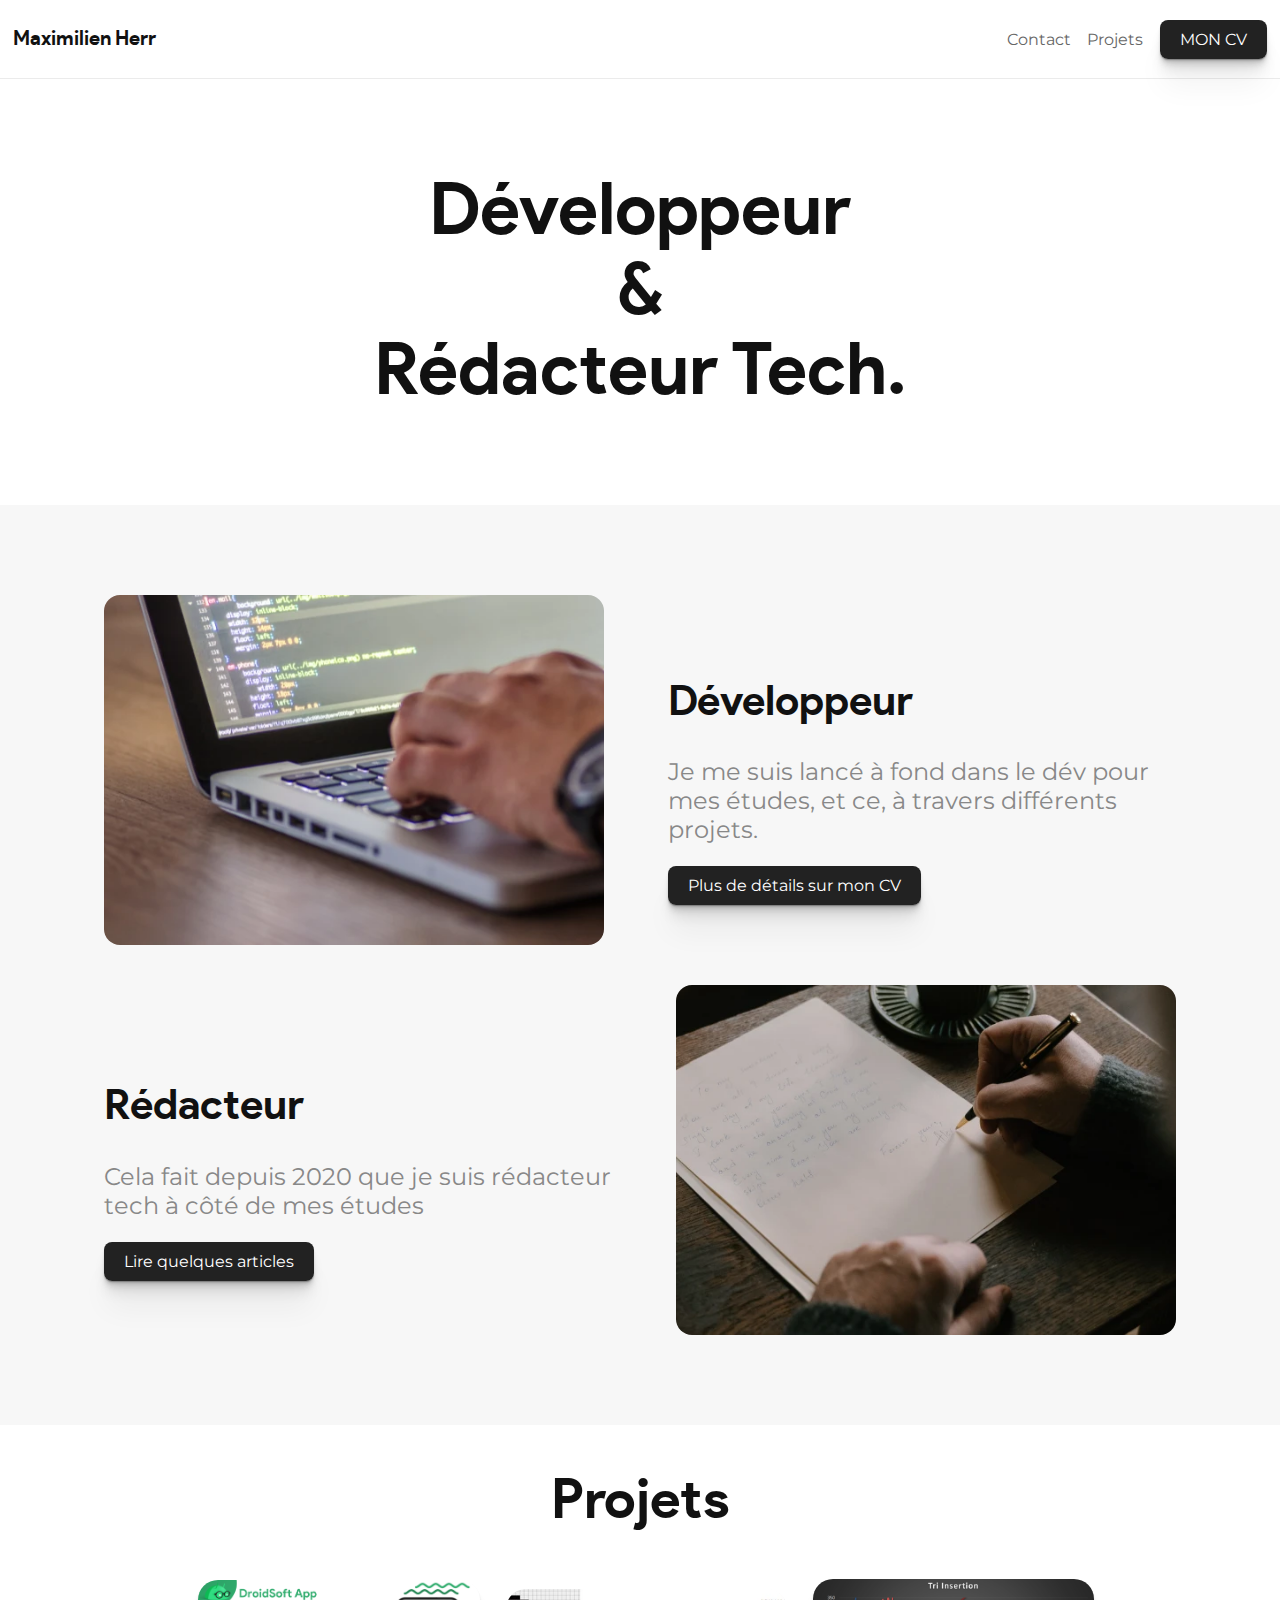
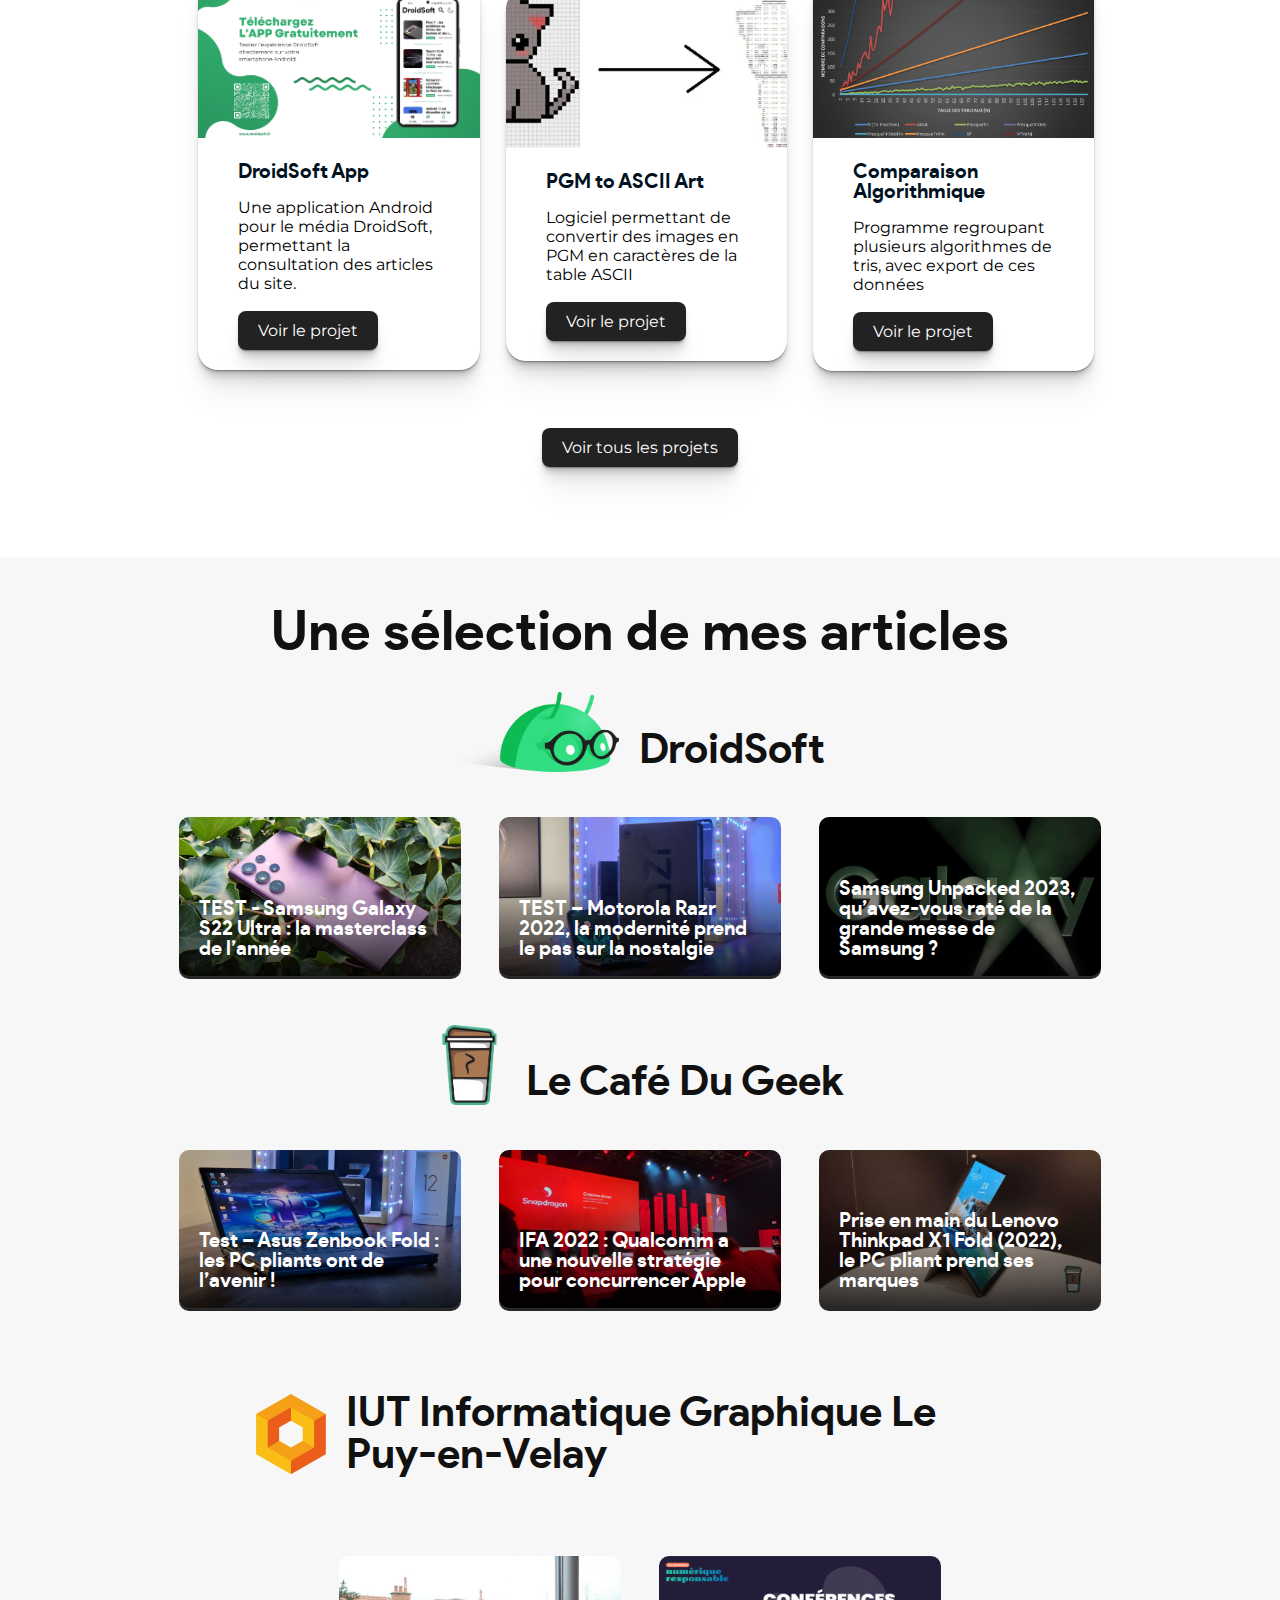
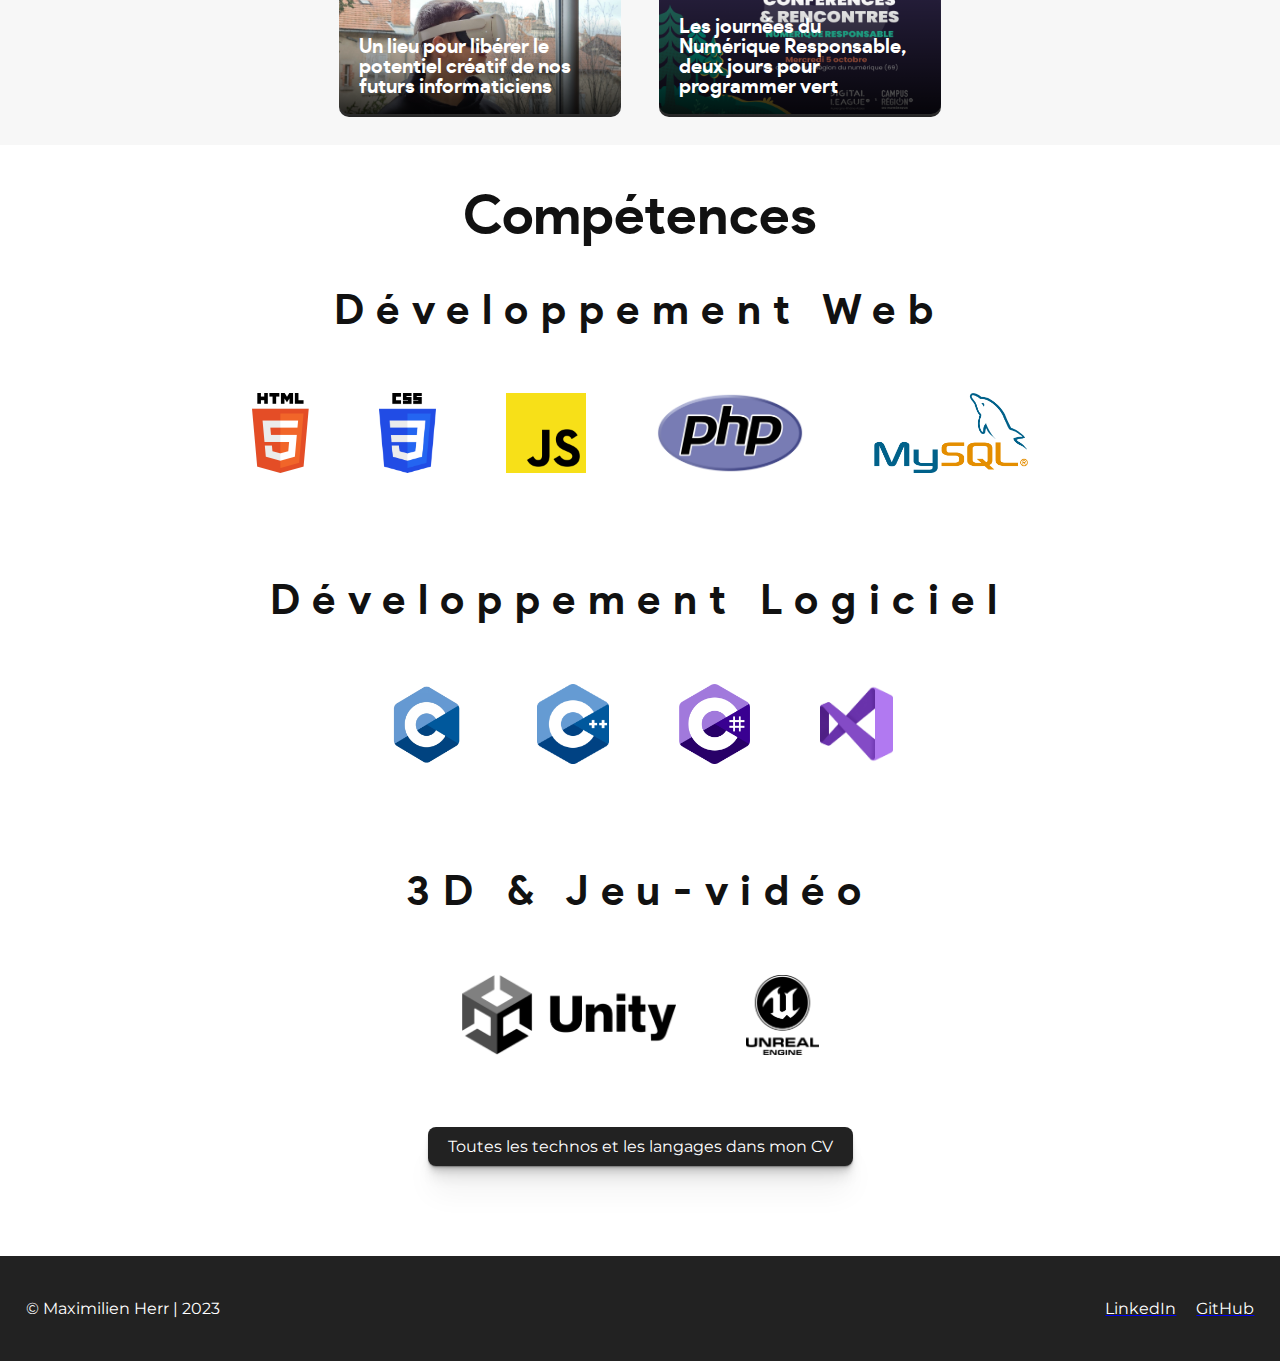
<file: index.html>
<!DOCTYPE html>
<html lang="en">

<head>
    <meta charset="UTF-8">
    <meta http-equiv="X-UA-Compatible" content="IE=edge">
    <meta name="viewport" content="width=device-width, initial-scale=1.0">
    <meta name="description"
        content="Je me présente, Maximilien Herr, et sur ce site, vous retrouverez mon portfolio, à travers mes projets, mon CV, et bien plus encore pour découvrir mon profil de développeur et de rédacteur tech" />
    <meta name="image" content="https://maximilienherr.fr/banniere_dev_redac.png">
    <meta property="og:title" content="Maximilien Herr - Portfolio" />
    <meta property="og:description" content="Je me présente, Maximilien Herr, et sur ce site, vous retrouverez mon portfolio, à travers mes projets, mon CV, et bien plus encore pour découvrir mon profil de développeur et de rédacteur tech" />
    <meta property="og:image" content="https://maximilienherr.fr/banniere_dev_redac.png" />
    <meta property="og:url" content="https://maximilienherr.fr">
    <link rel="stylesheet" href="./Product Sans/stylesheet.css">
    <link rel="stylesheet" href="./style.css">
    <link rel="icon" href="favicon.ico" />
    <title>Maximilien Herr</title>
</head>

<body>
    <section class="header">
        <a href="https://maximilienherr.fr">
            <p>Maximilien Herr</p>
        </a>
        <div>
            <a href="./contact">Contact</a>
            <a href="./projets">Projets</a>
            <a href="./cv" class="button">MON CV</a>
        </div>
    </section>

    <section class="landing">
        <h1>Développeur<br>&<br>Rédacteur Tech.</h1>
    </section>

    <section class="XP">
        <div class="experiences">
            <div class="singleXP">
                <img src="./Images/developpeur.webp" alt="developpeur illustrating image">
                <div class="contentRight">
                    <h2>Développeur</h2>
                    <h4>Je me suis lancé à fond dans le dév pour mes études, et ce, à travers différents projets.</h4>
                    <a href="./cv" class="button">Plus de détails sur mon CV</a>
                </div>
            </div>
            <div class="singleXP">
                <div class="contentLeft">
                    <h2>Rédacteur</h2>
                    <h4>Cela fait depuis 2020 que je suis rédacteur tech à côté de mes études</h4>
                    <a href="#articles" class="button">Lire quelques articles</a>
                </div>
                <img src="./Images/redacteur.webp" alt="redacteur illustrating image">
            </div>
        </div>
    </section>

    <h1>Projets</h1>
    <section class="projets" style="margin-top: 0;">
        <a href="./projets/droidsoft-app/" class="singleProject">
            <div class="card">
                <img src="./Images/droidsoft_app_horizontal.png" alt="DroidSoft App poster">
                <div class="cardDetail">
                    <h3>DroidSoft App</h3>
                    <p>Une application Android pour le média DroidSoft, permettant la consultation des articles du site.
                    </p>
                    <a href="./projets/droidsoft-app/" class="button">Voir le projet</a>
                </div>
            </div>
        </a>
        <a href="./projets/ascii-art/" class="singleProject">
            <div class="card">
                <img src="./Images/ascii-art_illustration.webp" alt="ASCII Art poster">
                <div class="cardDetail">
                    <h3>PGM to ASCII Art</h3>
                    <p>Logiciel permettant de convertir des images en PGM en caractères de la table ASCII</p>
                    <a href="./projets/ascii-art/" class="button">Voir le projet</a>
                </div>
            </div>
        </a>
        <a href="./projets/comparaison-algorithmique/" class="singleProject">
            <div class="card">
                <img src="./Images/comparaison_algo.png" alt="comparaison_algo poster">
                <div class="cardDetail">
                    <h3>Comparaison Algorithmique</h3>
                    <p>Programme regroupant plusieurs algorithmes de tris, avec export de ces données</p>
                    <a href="./projets/comparaison-algorithmique/" class="button">Voir le projet</a>
                </div>
            </div>
        </a>
        <a href="./projets" class="button" style="margin-top: 5vh;">Voir tous les projets</a>
        <!-- <a href="./projets/blog-sans-cms/">
            <div class="card">
                <img src="./Images/blog_sans_CMS.png" alt="blog_sans_CMS poster">
                <div class="cardDetail">
                    <h3>Blog sans CMS</h3>
                    <p>Un blog qui reprend les bases des CMS classiques, mais codé à la main !</p>
                    <a href="./projets/blog-sans-cms/" class="button">Voir le projet</a>
                </div>
            </div>
        </a>
        <a href="./projets/twitch-tracker/">
            <div class="card">
                <img src="./Images/TwitchTracking.png" alt="Twitch Tracker poster">
                <div class="cardDetail">
                    <h3>Twitch Tracker</h3>
                    <p>Création d'un Twitch Tracker pour mobiliser les compétences de base du développement Web.</p>
                    <a href="./projets/twitch-tracker/" class="button">Voir le projet</a>
                </div>
            </div>
        </a> -->
    </section>

    <section class="articles" id="articles">
        <h1>Une sélection de mes articles</h1>
        <div class="media">
            <img src="./Logos/droidsoft.png" alt="DroidSoft logo" class="logo">
            <h2 style="margin-bottom: 0;">DroidSoft</h2>
        </div>
        <div class="multiArticles">
            <a href="https://droidsoft.fr/2022/10/14/test-samsung-galaxy-s22-ultra-la-masterclass-de-lannee/"
                target="_blank" rel="noopener" class="singleArticle">
                <div class="article">
                    <img src="./Articles/S22ultra_test.jpg" alt="Samsung S22 Ultra article image">
                    <div class="articleDetail">
                        <h3>TEST - Samsung Galaxy S22 Ultra : la masterclass de l’année</h3>
                    </div>
                </div>
            </a>
            <a href="https://droidsoft.fr/2023/02/11/test-motorola-razr-2022-la-modernite-prend-le-pas-sur-la-nostalgie/"
                target="_blank" rel="noopener" class="singleArticle">
                <div class="article">
                    <img src="./Articles/Motorola_razr_test.jpg" alt="Motorola_razr_test">
                    <div class="articleDetail">
                        <h3>TEST – Motorola Razr 2022, la modernité prend le pas sur la nostalgie
                        </h3>
                    </div>
                </div>
            </a>
            <a href="https://droidsoft.fr/2023/02/01/samsung-unpacked-2023-quavez-vous-rate-de-la-grande-messe-de-samsung/"
                target="_blank" rel="noopener" class="singleArticle">
                <div class="article">
                    <img src="./Articles/Galaxy_Unpacked.jpg" alt="Galaxy_Unpacked image">
                    <div class="articleDetail">
                        <h3>Samsung Unpacked 2023, qu’avez-vous raté de la grande messe de Samsung ?
                        </h3>
                    </div>
                </div>
            </a>
        </div>
        <div class="media">
            <img src="./Logos/lcdg.webp" alt="LeCaféDuGeek logo" class="logo">
            <h2 style="margin-bottom: 0;">Le Café Du Geek</h2>
        </div>
        <div class="multiArticles">
            <a href="https://lecafedugeek.fr/test-asus-zenbook-fold/" target="_blank" rel="noopener"
                class="singleArticle">
                <div class="article">
                    <img src="./Articles/asus_zenbook_fold_test.webp" alt="asus_zenbook_fold_test article image">
                    <div class="articleDetail">
                        <h3>Test – Asus Zenbook Fold : les PC pliants ont de l’avenir !
                        </h3>
                    </div>
                </div>
            </a>
            <a href="https://lecafedugeek.fr/ifa-2022-qualcomm-a-une-nouvelle-strategie-pour-concurrencer-apple/"
                target="_blank" rel="noopener" class="singleArticle">
                <div class="article">
                    <img src="./Articles/ifa_qualcomm.webp" alt="ifa_qualcomm article image">
                    <div class="articleDetail">
                        <h3>IFA 2022 : Qualcomm a une nouvelle stratégie pour concurrencer Apple
                        </h3>
                    </div>
                </div>
            </a>
            <a href="https://lecafedugeek.fr/lenovo-thinkpad-x1-fold-2022-le-pc-pliant-prend-ses-marques-mais-pas-le-pli/"
                target="_blank" rel="noopener" class="singleArticle">
                <div class="article">
                    <img src="./Articles/prise-en-main_thinkpad-fold.webp" alt="prise-en-main_thinkpad-fold image">
                    <div class="articleDetail">
                        <h3>Prise en main du Lenovo Thinkpad X1 Fold (2022), le PC pliant prend ses marques
                        </h3>
                    </div>
                </div>
            </a>
        </div>
        <div class="media">
            <img src="../Images/iut_ig.webp" alt="IUT Informatique Graphique logo" class="logo">
            <h2>IUT Informatique Graphique Le Puy-en-Velay</h2>
        </div>
        <div class="multiArticles">
            <a href="https://ig.iut-clermont.fr/news/un-lieu-pour-liberer-le-potentiel-creatif-de-nos-futurs-informaticiens/"
                target="_blank" rel="noopener" class="singleArticle">
                <div class="article">
                    <img src="./Articles/etudiant-informatique-graphique-puy-en-velay-casque-realite-virtuelle.jpg"
                        alt="Salle créativité article">
                    <div class="articleDetail">
                        <h3>Un lieu pour libérer le potentiel créatif de nos futurs informaticiens
                        </h3>
                    </div>
                </div>
            </a>
            <a href="https://ig.iut-clermont.fr/news/les-journees-du-numerique-responsable-2-jours-pour-programmer-vert/"
                target="_blank" rel="noopener" class="singleArticle">
                <div class="article">
                    <img src="./Articles/Intro-700x438.png" alt="Article Numérique">
                    <div class="articleDetail">
                        <h3>Les journées du Numérique Responsable, deux jours pour programmer vert
                        </h3>
                    </div>
                </div>
            </a>
        </div>
    </section>

    <section class="skills">
        <h1>Compétences</h1>
        <h2>Développement Web</h2>
        <div class="logos">
            <img src="./Logos/Dev Web/HTML5.png" alt="HTML5 logo" class="logo">
            <img src="./Logos/Dev Web/CSS.png" alt="CSS3 logo" class="logo">
            <img src="./Logos/Dev Web/JavaScript.png" alt="JavaScript logo" class="logo">
            <img src="./Logos/Dev Web/PHP.png" alt="PHP logo" class="logo">
            <img src="./Logos/Dev Web/MySQL.png" alt="MySQL logo" class="logo">
        </div>
        <h2>Développement Logiciel</h2>
        <div class="logos">
            <img src="./Logos/Dev Logiciels/C.png" alt="C logo" class="logo">
            <img src="./Logos/Dev Logiciels/CPP.png" alt="C++ logo" class="logo">
            <img src="./Logos/Dev Logiciels/CS.png" alt="C# logo" class="logo">
            <img src="./Logos/Dev Logiciels/VisualStudio.png" alt="VisualStudio logo" class="logo">
        </div>
        <h2>3D & Jeu-vidéo</h2>
        <div class="logos">
            <img src="./Logos/3D & JV/Unity.png" alt="Unity logo" class="logo">
            <img src="./Logos/3D & JV/UnrealEngine.png" alt="Unreal logo" class="logo">
        </div>
        <a href="./cv" class="button">Toutes les technos et les langages dans mon CV</a>
    </section>

    <section class="footer">
        <p>© Maximilien Herr | 2023</p>
        <div class="socials">
            <a href="https://www.linkedin.com/in/maximilien-herr/" target="_blank" rel="noopener">
                <p>LinkedIn</p>
            </a>
            <a href="https://github.com/MaximilienHe" target="_blank" rel="noopener">
                <p>GitHub</p>
            </a>
        </div>
    </section>
</body>

</html>
</file>
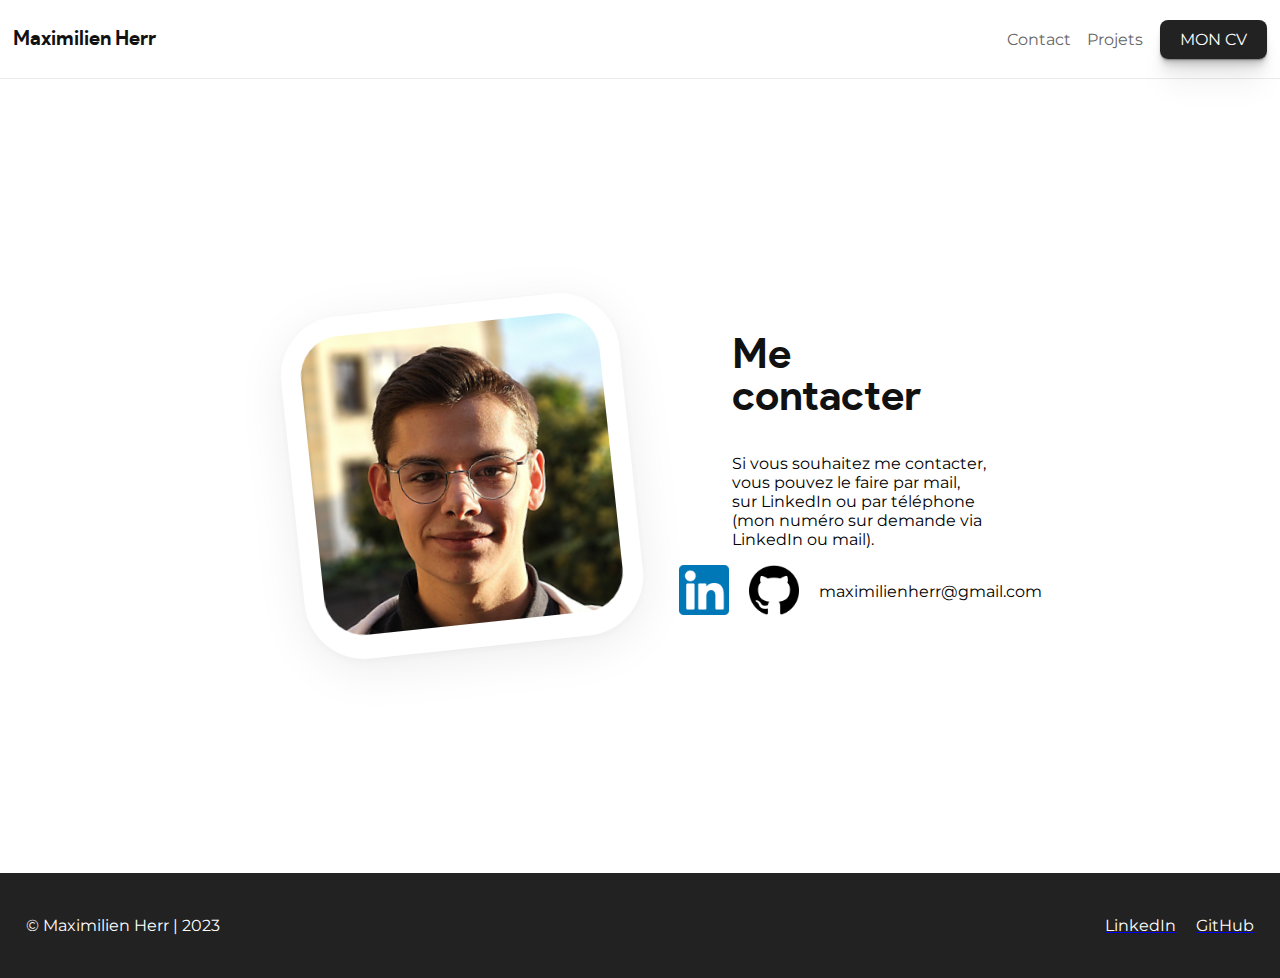
<file: contact/index.html>
<!DOCTYPE html>
<html lang="en">

<head>
    <meta charset="UTF-8">
    <meta http-equiv="X-UA-Compatible" content="IE=edge">
    <meta name="viewport" content="width=device-width, initial-scale=1.0">
    <link rel="stylesheet" href="../Product Sans/stylesheet.css">
    <link rel="stylesheet" href="../style.css">
    <link rel="stylesheet" href="style.css">
    <title>Maximilien Herr - Contact</title>
</head>

<body>
    <section class="header">
        <a href="https://maximilienherr.fr">
            <p>Maximilien Herr</p>
        </a>
        <div>
            <a href="../contact/">Contact</a>
            <a href="../projets">Projets</a>
            <a href="../cv" class="button">MON CV</a>
        </div>
    </section>

    <section class="contact">
        <div class="photoProfil">
            <img src="../Images/photo_profil_maximilien.jpeg" alt="photo de profil">
        </div>
        <div class="contactContent">
            <h2>Me contacter</h2>
            <div class="contactCard">
                <p>Si vous souhaitez me contacter, vous pouvez le faire par mail, sur LinkedIn ou par téléphone (mon
                    numéro sur demande via LinkedIn ou mail).
                </p>
                <div class="contactLogos">
                    <a href="https://linkedin.com/in/maximilien-herr" target="_blank" rel="noopener">
                        <img src="../Images/linkedin.png" alt="linkedin logo" class="logo">
                    </a>
                    <a href="https://github.com/MaximilienHe" target="_blank" rel="noopener">
                        <img src="../Images/github.webp" alt="github logo" class="logo">
                    </a>
                    <p>maximilienherr@gmail.com</p>
                </div>
    </section>

    <section class="footer">
        <p>© Maximilien Herr | 2023</p>
        <div class="socials">
            <a href="https://www.linkedin.com/in/maximilien-herr/" target="_blank" rel="noopener">
                <p>LinkedIn</p>
            </a>
            <a href="https://github.com/MaximilienHe" target="_blank" rel="noopener">
                <p>GitHub</p>
            </a>
        </div>
    </section>
</body>

</html>
</file>
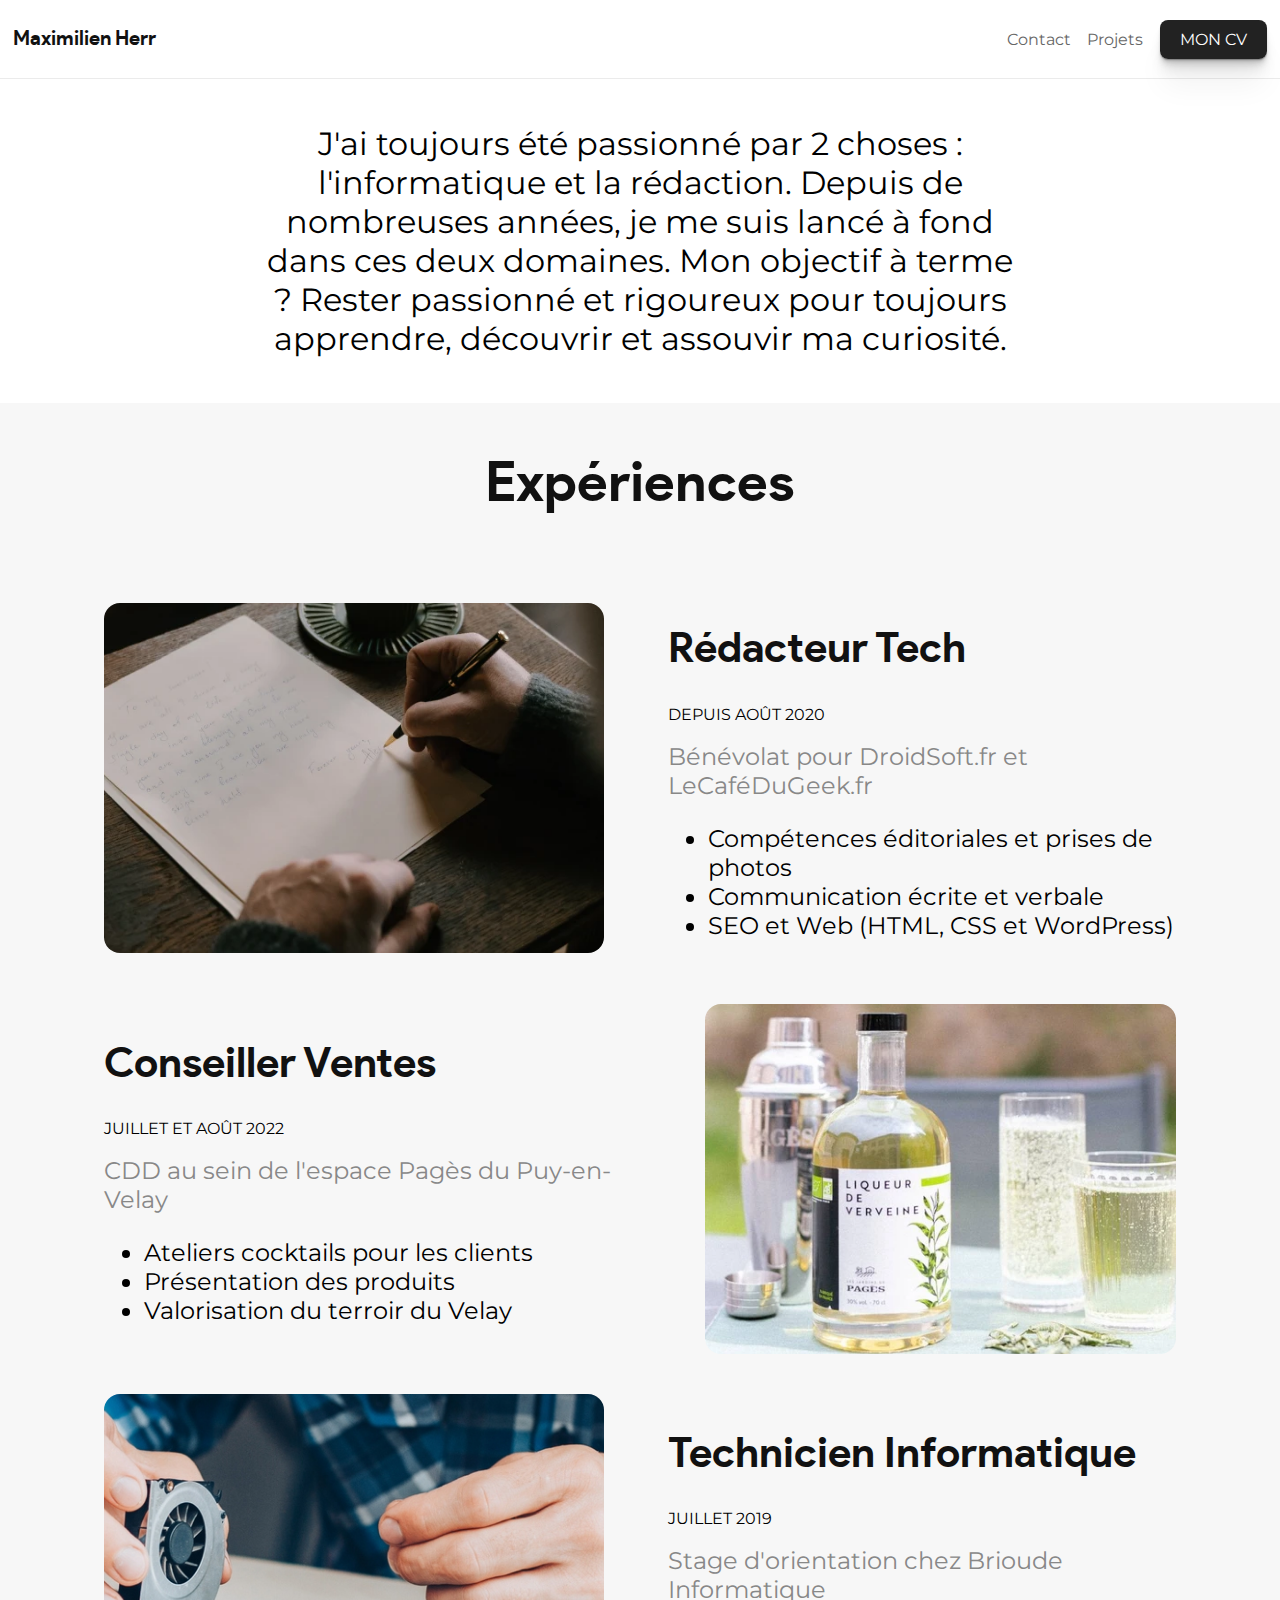
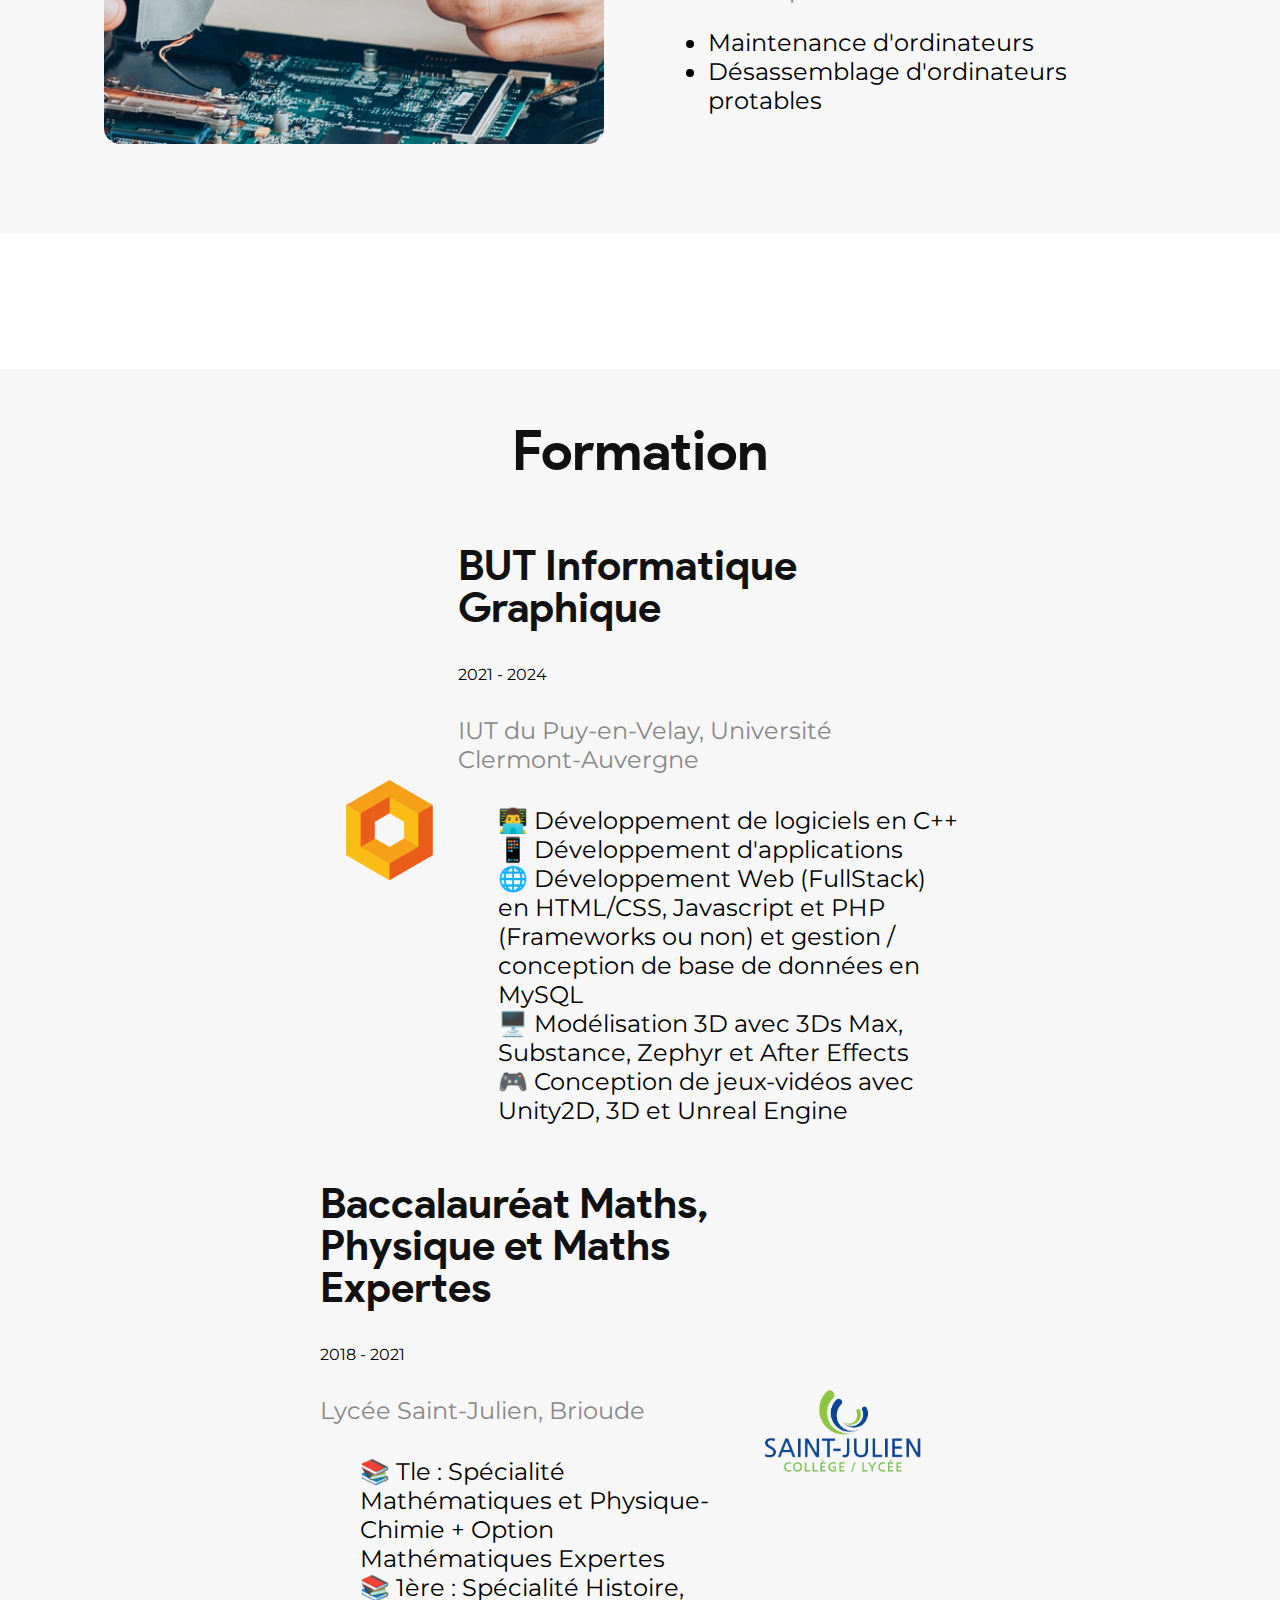
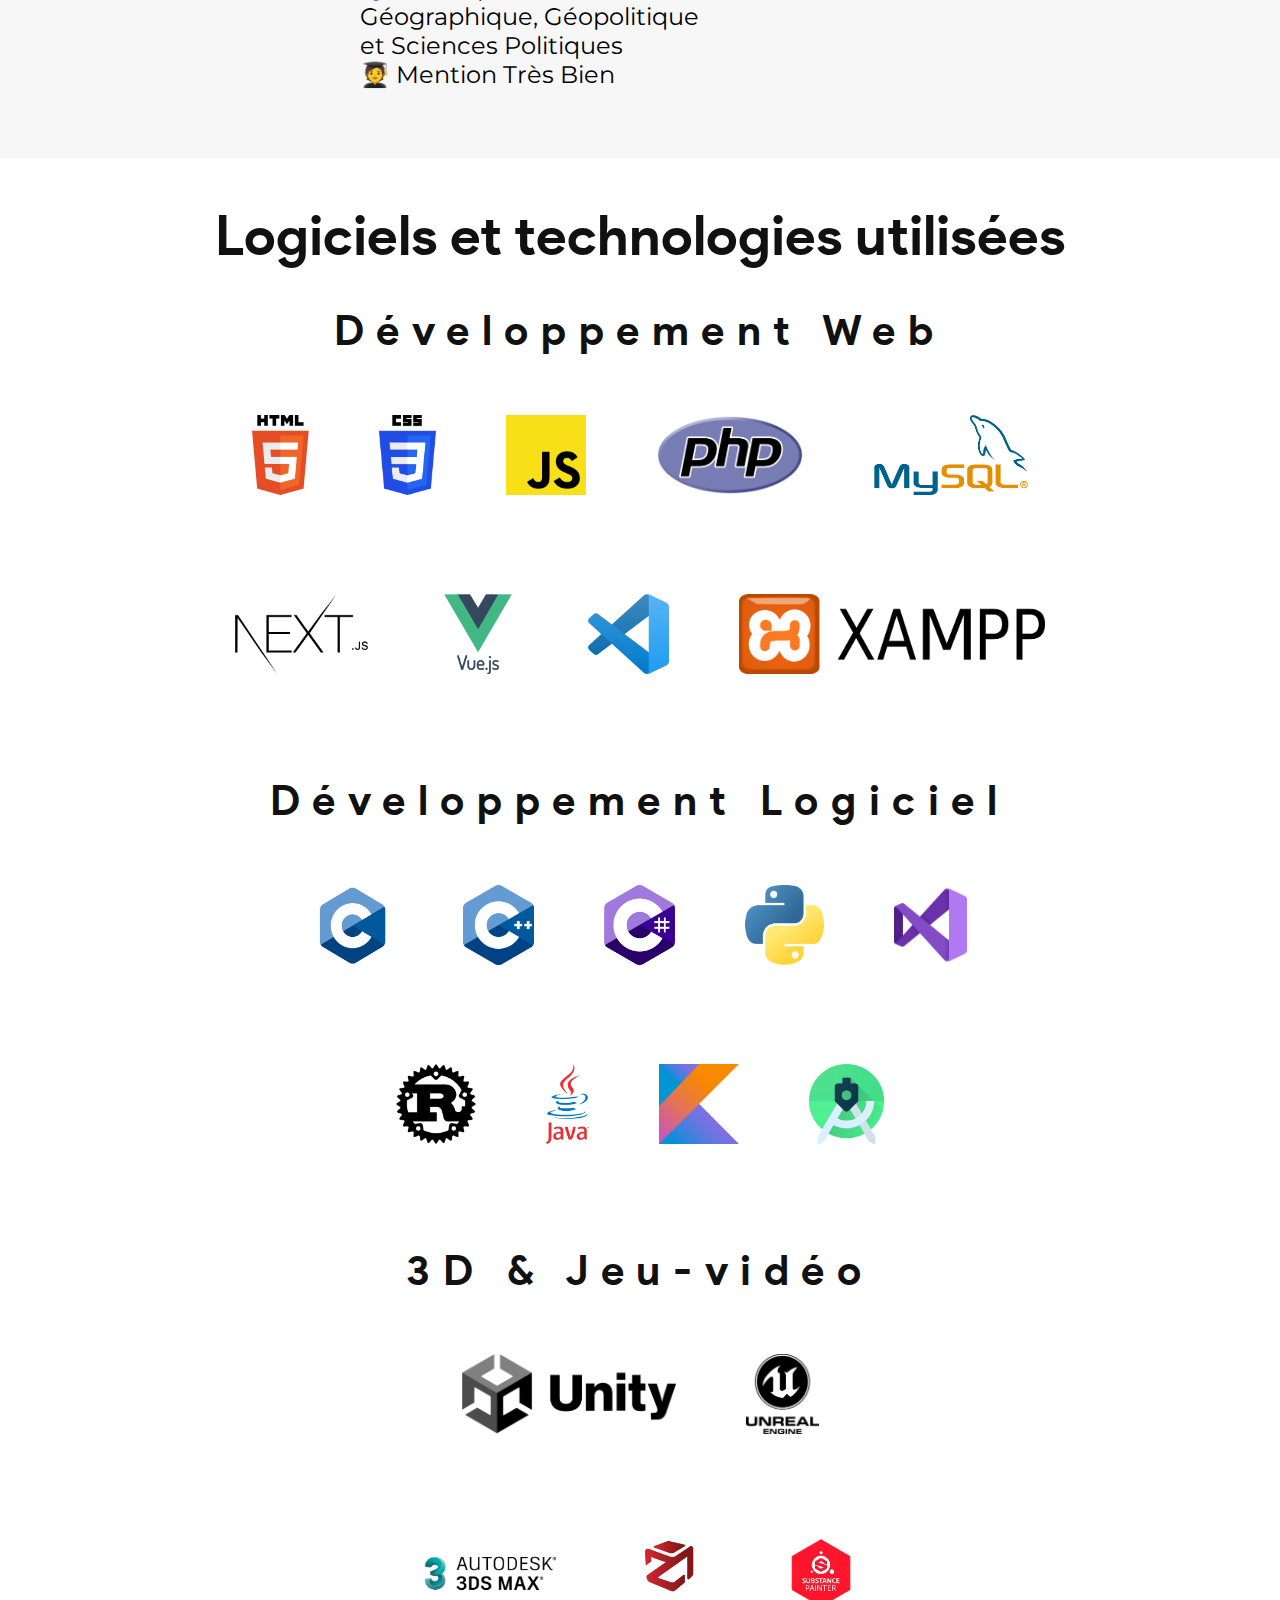
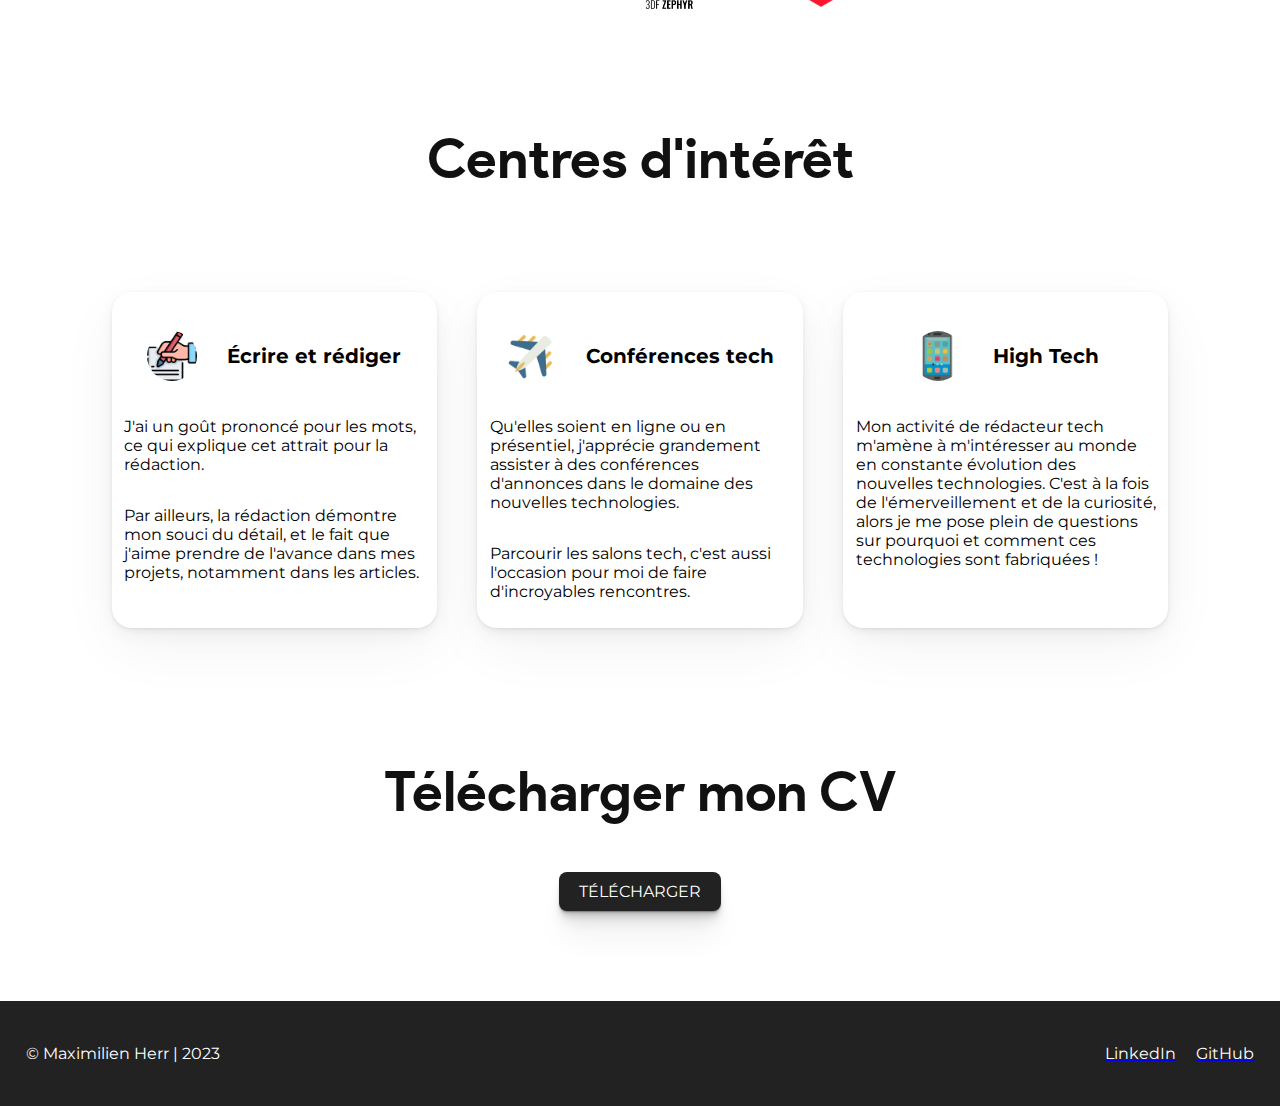
<file: cv/index.html>
<!DOCTYPE html>
<html lang="en">

<head>
    <meta charset="UTF-8">
    <meta http-equiv="X-UA-Compatible" content="IE=edge">
    <meta name="viewport" content="width=device-width, initial-scale=1.0">
    <link rel="icon" href="favicon.ico" />
    <link rel="stylesheet" href="../Product Sans/stylesheet.css">
    <link rel="stylesheet" href="../style.css">
    <link rel="stylesheet" href="style.css">
    <title>Maximilien Herr - CV</title>
</head>

<body>
    <section class="header">
        <a href="https://maximilienherr.fr">
            <p>Maximilien Herr</p>
        </a>
        <div>
            <a href="../contact/">Contact</a>
            <a href="../projets">Projets</a>
            <a href="../cv" class="button">MON CV</a>
        </div>
    </section>

    <section class="quote">
        <!-- <img src="../Images/quote_yellow.svg" class="yellowQuote" alt="quote"> -->
        <p>J'ai toujours été passionné par 2 choses : l'informatique et la rédaction. Depuis de nombreuses années, je me
            suis lancé à fond dans ces deux domaines. Mon objectif à terme ? Rester passionné et rigoureux pour toujours
            apprendre, découvrir et assouvir ma curiosité.</p>
    </section>

    <section class="XP">
        <h1>Expériences</h1>
        <div class="experiences">
            <div class="singleXP">
                <img src="../Images/redacteur.webp" alt="developpeur illustrating image">
                <div class="contentRight">
                    <h2>Rédacteur Tech</h2>
                    <p>DEPUIS AOÛT 2020</p>
                    <h4>Bénévolat pour DroidSoft.fr et LeCaféDuGeek.fr</h4>
                    <ul>
                        <li>Compétences éditoriales et prises de photos</li>
                        <li>Communication écrite et verbale</li>
                        <li>SEO et Web (HTML, CSS et WordPress)</li>
                    </ul>
                </div>
            </div>
            <div class="singleXP">
                <div class="contentLeft">
                    <h2>Conseiller Ventes</h2>
                    <p>JUILLET ET AOÛT 2022</p>
                    <h4>CDD au sein de l'espace Pagès du Puy-en-Velay</h4>
                    <ul>
                        <li>Ateliers cocktails pour les clients</li>
                        <li>Présentation des produits</li>
                        <li>Valorisation du terroir du Velay</li>
                    </ul>
                </div>
                <img src="../Images/verveine.webp" alt="redacteur illustrating image">
            </div>
            <div class="singleXP">
                <img src="../Images/techos.jpg" alt="technicien informatique illustrating image">
                <div class="contentRight">
                    <h2>Technicien Informatique</h2>
                    <p>JUILLET 2019</p>
                    <h4>Stage d'orientation chez Brioude Informatique</h4>
                    <ul>
                        <li>Maintenance d'ordinateurs</li>
                        <li>Désassemblage d'ordinateurs protables</li>
                    </ul>
                </div>
            </div>
        </div>
    </section>

    <section class="formation">
        <h1>Formation</h1>
        <div class="singleXP">
            <img src="../Images/iut_ig.webp" alt="IUT Informatique Graphique Logo">
            <div class="contentFormation">
                <h2>BUT Informatique Graphique</h2>
                <p>2021 - 2024</p>
                <h4>IUT du Puy-en-Velay, Université Clermont-Auvergne</h4>
                <ul>
                    <li>👨‍💻 Développement de logiciels en C++</li>
                    <li>📱 Développement d'applications</li>
                    <li>🌐 Développement Web (FullStack) en HTML/CSS, Javascript et PHP (Frameworks ou non) et gestion /
                        conception de base de données en MySQL</li>
                    <li>🖥️ Modélisation 3D avec 3Ds Max, Substance, Zephyr et After Effects</li>
                    <li>🎮 Conception de jeux-vidéos avec Unity2D, 3D et Unreal Engine</li>
            </div>
        </div>
        <div class="singleXP">
            <div class="contentFormation">
                <h2>Baccalauréat Maths, Physique et Maths Expertes</h2>
                <p>2018 - 2021</p>
                <h4>Lycée Saint-Julien, Brioude</h4>
                <ul>
                    <li>📚 Tle : Spécialité Mathématiques et Physique-Chimie + Option Mathématiques Expertes</li>
                    <li>📚 1ère : Spécialité Histoire, Géographique, Géopolitique et Sciences Politiques</li>
                    <li>🧑‍🎓 Mention Très Bien</li>
                </ul>
            </div>
            <img src="../Images/saint-julien.webp" alt="Lycée Jean Monnet Logo">
        </div>
    </section>

    <section class="skills">
        <h1>Logiciels et technologies utilisées</h1>
        <h2>Développement Web</h2>
        <div class="logos">
            <img src="../Logos/Dev Web/HTML5.png" alt="HTML5 logo" class="logo">
            <img src="../Logos/Dev Web/CSS.png" alt="CSS3 logo" class="logo">
            <img src="../Logos/Dev Web/JavaScript.png" alt="JavaScript logo" class="logo">
            <img src="../Logos/Dev Web/PHP.png" alt="PHP logo" class="logo">
            <img src="../Logos/Dev Web/MySQL.png" alt="MySQL logo" class="logo">
        </div>
        <div class="logos">
            <img src="../Logos/Dev Web/NextJS.png" alt="NextJS logo" class="logo">
            <img src="../Logos/Dev Web/VueJS.png" alt="VueJS logo" class="logo">
            <img src="../Logos/Dev Web/VSCode.png" alt="VSCode logo" class="logo">
            <img src="../Logos/Dev Web/XAMPP.png" alt="XAMPP logo" class="logo">
        </div>
        <h2>Développement Logiciel</h2>
        <div class="logos">
            <img src="../Logos/Dev Logiciels/C.png" alt="C logo" class="logo">
            <img src="../Logos/Dev Logiciels/CPP.png" alt="C++ logo" class="logo">
            <img src="../Logos/Dev Logiciels/CS.png" alt="C# logo" class="logo">
            <img src="../Logos/Dev Logiciels/Python.png" alt="Python logo" class="logo">
            <img src="../Logos/Dev Logiciels/VisualStudio.png" alt="VisualStudio logo" class="logo">
        </div>
        <div class="logos">
            <img src="../Logos/Dev Logiciels/Rust.png" alt="Rust logo" class="logo">
            <img src="../Logos/Dev Logiciels/Java.png" alt="Java logo" class="logo">
            <img src="../Logos/Dev Logiciels/Kotlin.png" alt="Kotlin logo" class="logo">
            <img src="../Logos/Dev Logiciels/AndroidStudio.png" alt="AndroidStudio logo" class="logo">
        </div>
        <h2>3D & Jeu-vidéo</h2>
        <div class="logos">
            <img src="../Logos/3D & JV/Unity.png" alt="Unity logo" class="logo">
            <img src="../Logos/3D & JV/UnrealEngine.png" alt="Unreal logo" class="logo">
        </div>
        <div class="logos">
            <img src="../Logos/3D & JV/3DSMax.png" alt="3DsMax logo" class="logo">
            <img src="../Logos/3D & JV/3DFZephyr.png" alt="3DFZephyr logo" class="logo">
            <img src="../Logos/3D & JV/Substance.png" alt="Substance Painter logo" class="logo">
        </div>
    </section>

    <h1>Centres d'intérêt</h1>

    <section class="interest">
        <div class="interestCard">
            <div class="title">
                <img src="../Images/writer.webp" alt="writer icon">
                <h5>Écrire et rédiger</h5>
            </div>
            <p>J'ai un goût prononcé pour les mots, ce qui explique cet attrait pour la rédaction.</p>
            <p>Par ailleurs, la rédaction démontre mon souci du détail, et le fait que j'aime prendre de l'avance dans
                mes projets, notamment dans les articles.</p>
        </div>
        <div class="interestCard">
            <div class="title">
                <img src="../Images/plane.webp" alt="plane icon">
                <h5>Conférences tech</h5>
            </div>
            <p>Qu'elles soient en ligne ou en présentiel, j'apprécie grandement assister à des conférences d'annonces
                dans le domaine des nouvelles technologies.</p>
            <p>Parcourir les salons tech, c'est aussi l'occasion pour moi de faire d'incroyables rencontres.</p>
        </div>
        <div class="interestCard">
            <div class="title">
                <img src="../Images/smartphone.webp" alt="téléphone icon">
                <h5>High Tech</h5>
            </div>
            <p>Mon activité de rédacteur tech m'amène à m'intéresser au monde en constante évolution des nouvelles
                technologies. C'est à la fois de l'émerveillement et de la curiosité, alors je me pose plein de
                questions sur pourquoi et comment ces technologies sont fabriquées !
            </p>
    </section>

    <section class="download">
        <h1>Télécharger mon CV</h1>
        <a href="../Images/HERR_Maximilien_-_CV.pdf" class="button" target="_blank" rel="noopener">TÉLÉCHARGER</a>
    </section>

    <section class="footer">
        <p>© Maximilien Herr | 2023</p>
        <div class="socials">
            <a href="https://www.linkedin.com/in/maximilien-herr/" target="_blank" rel="noopener"><p>LinkedIn</p></a>
            <a href="https://github.com/MaximilienHe" target="_blank" rel="noopener"><p>GitHub</p></a>
        </div>
    </section>
</body>

</html>
</file>
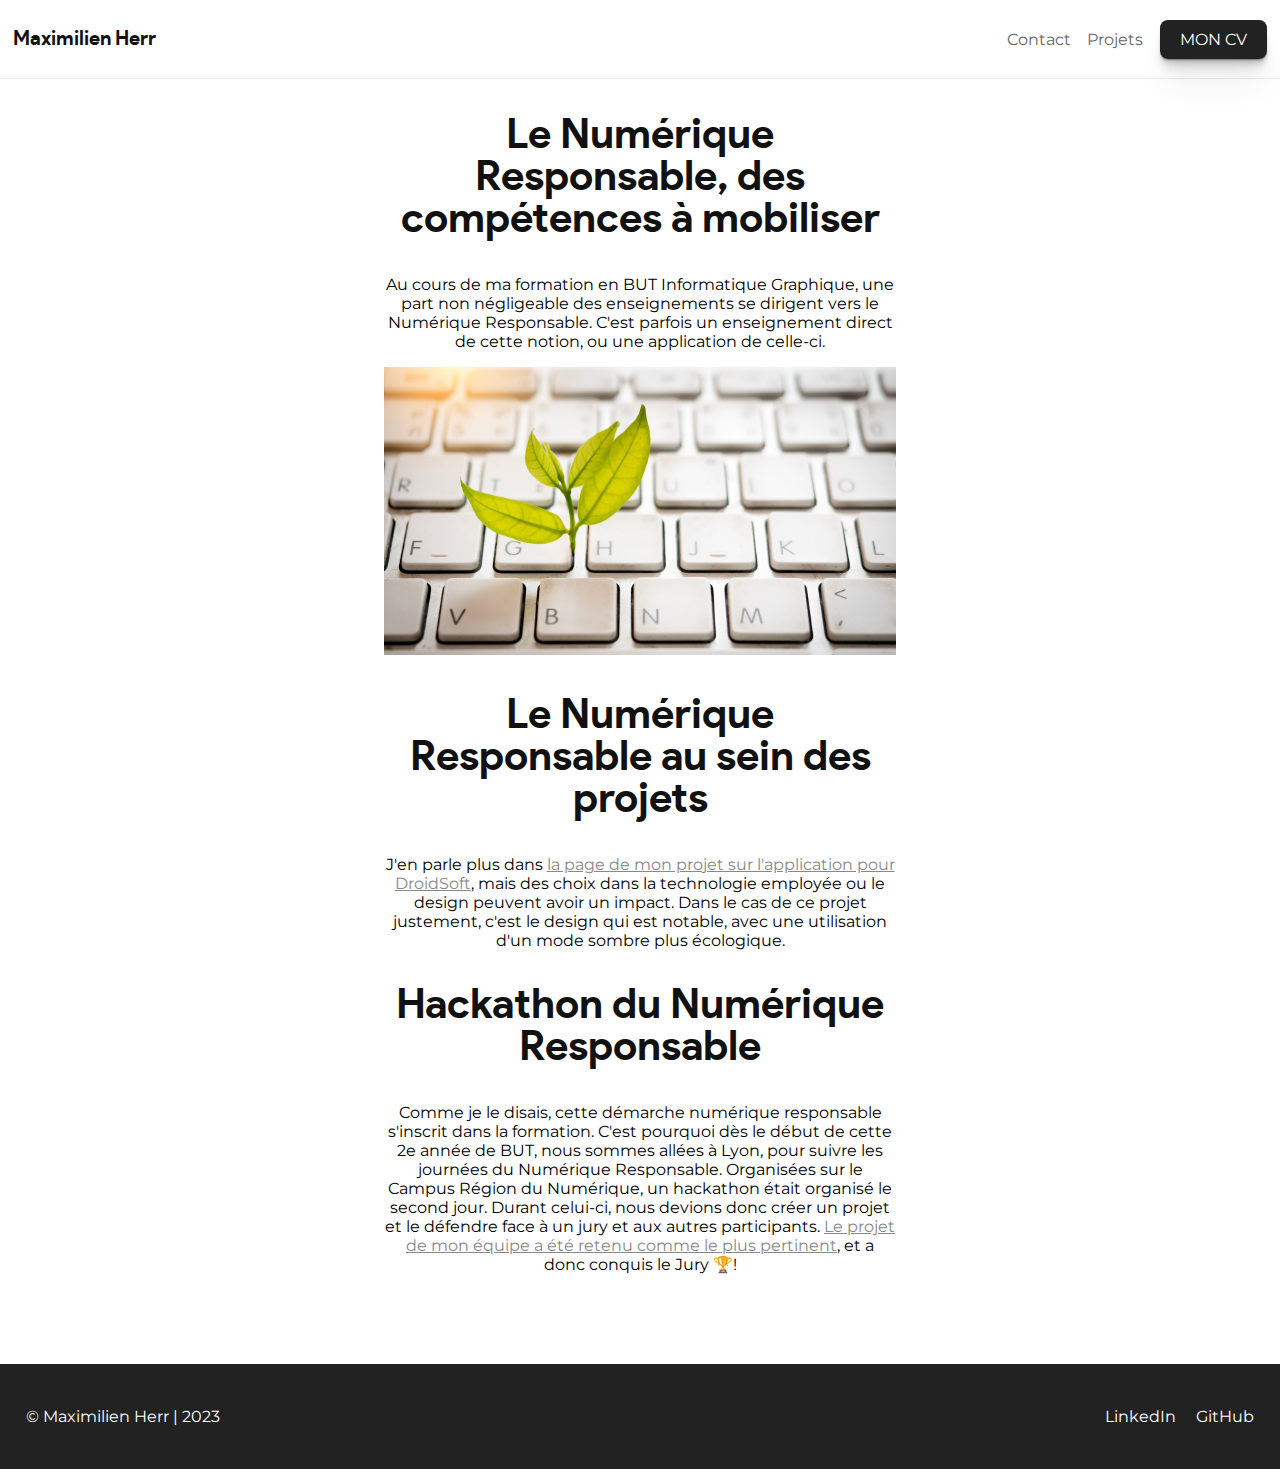
<file: nr/index.html>
<!DOCTYPE html>
<html lang="en">

<head>
    <meta charset="UTF-8">
    <meta http-equiv="X-UA-Compatible" content="IE=edge">
    <meta name="viewport" content="width=device-width, initial-scale=1.0">
    <link rel="icon" href="favicon.ico" />
    <link rel="stylesheet" href="../Product Sans/stylesheet.css">
    <link rel="stylesheet" href="../style.css">
    <link rel="stylesheet" href="style.css">
    <title>Maximilien Herr - Numérique Responsable</title>
</head>

<body>
    <section class="header">
        <a href="https://maximilienherr.fr">
            <p>Maximilien Herr</p>
        </a>
        <div>
            <a href="../contact/">Contact</a>
            <a href="../projets">Projets</a>
            <a href="../cv" class="button">MON CV</a>
        </div>
    </section>

    <section class="nr">
        <h2>Le Numérique Responsable, des compétences à mobiliser</h2>
        <p>Au cours de ma formation en BUT Informatique Graphique, une part non négligeable des enseignements se
            dirigent vers le Numérique Responsable. C'est parfois un enseignement direct de cette notion, ou une
            application de celle-ci.</p>
        <img src="../Images/numerique-responsable.jpg" alt="Numérique Responsable">
        <h2>Le Numérique Responsable au sein des projets</h2>
        <p>J'en parle plus dans <a href="../projets/droidsoft-app/">la page de mon projet sur l'application pour
                DroidSoft</a>, mais des choix dans la
            technologie employée ou le design peuvent avoir un impact. Dans le cas de ce projet justement, c'est le
            design qui est notable, avec une utilisation d'un mode sombre plus écologique.</p>
        <h2>Hackathon du Numérique Responsable</h2>
        <p>Comme je le disais, cette démarche numérique responsable s'inscrit dans la formation. C'est pourquoi dès le
            début de cette 2e année de BUT, nous sommes allées à Lyon, pour suivre les journées du Numérique
            Responsable. Organisées sur le Campus Région du Numérique, un hackathon était organisé le second jour.
            Durant celui-ci, nous devions donc créer un projet et le défendre face à un jury et aux autres participants.
            <a
                href="https://ig.iut-clermont.fr/news/les-journees-du-numerique-responsable-2-jours-pour-programmer-vert/">Le
                projet de mon équipe a été retenu comme le plus pertinent</a>, et a donc conquis le Jury 🏆!
        </p>
    </section>

    <section class="footer">
        <p>© Maximilien Herr | 2023</p>
        <div class="socials">
            <a href="https://www.linkedin.com/in/maximilien-herr/" target="_blank" rel="noopener">
                <p>LinkedIn</p>
            </a>
            <a href="https://github.com/MaximilienHe" target="_blank" rel="noopener">
                <p>GitHub</p>
            </a>
        </div>
    </section>
</body>

</html>
</file>
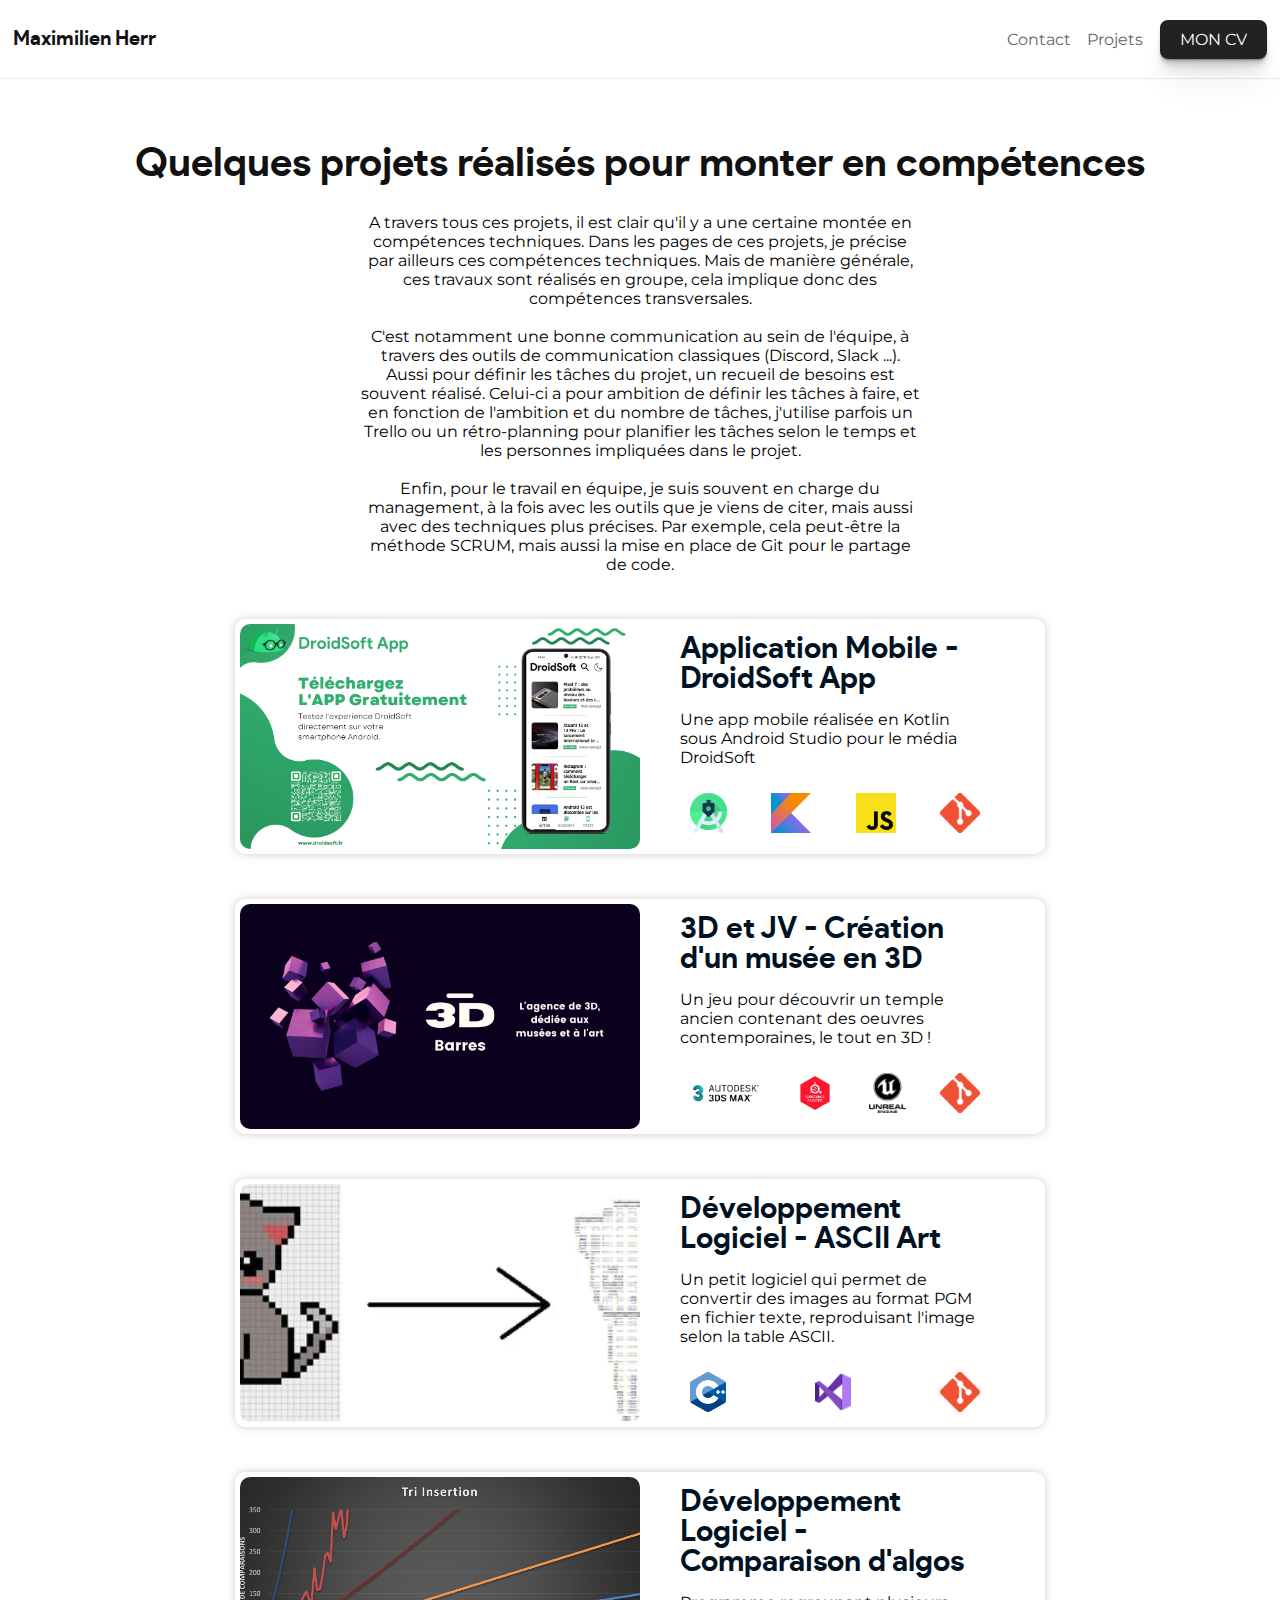
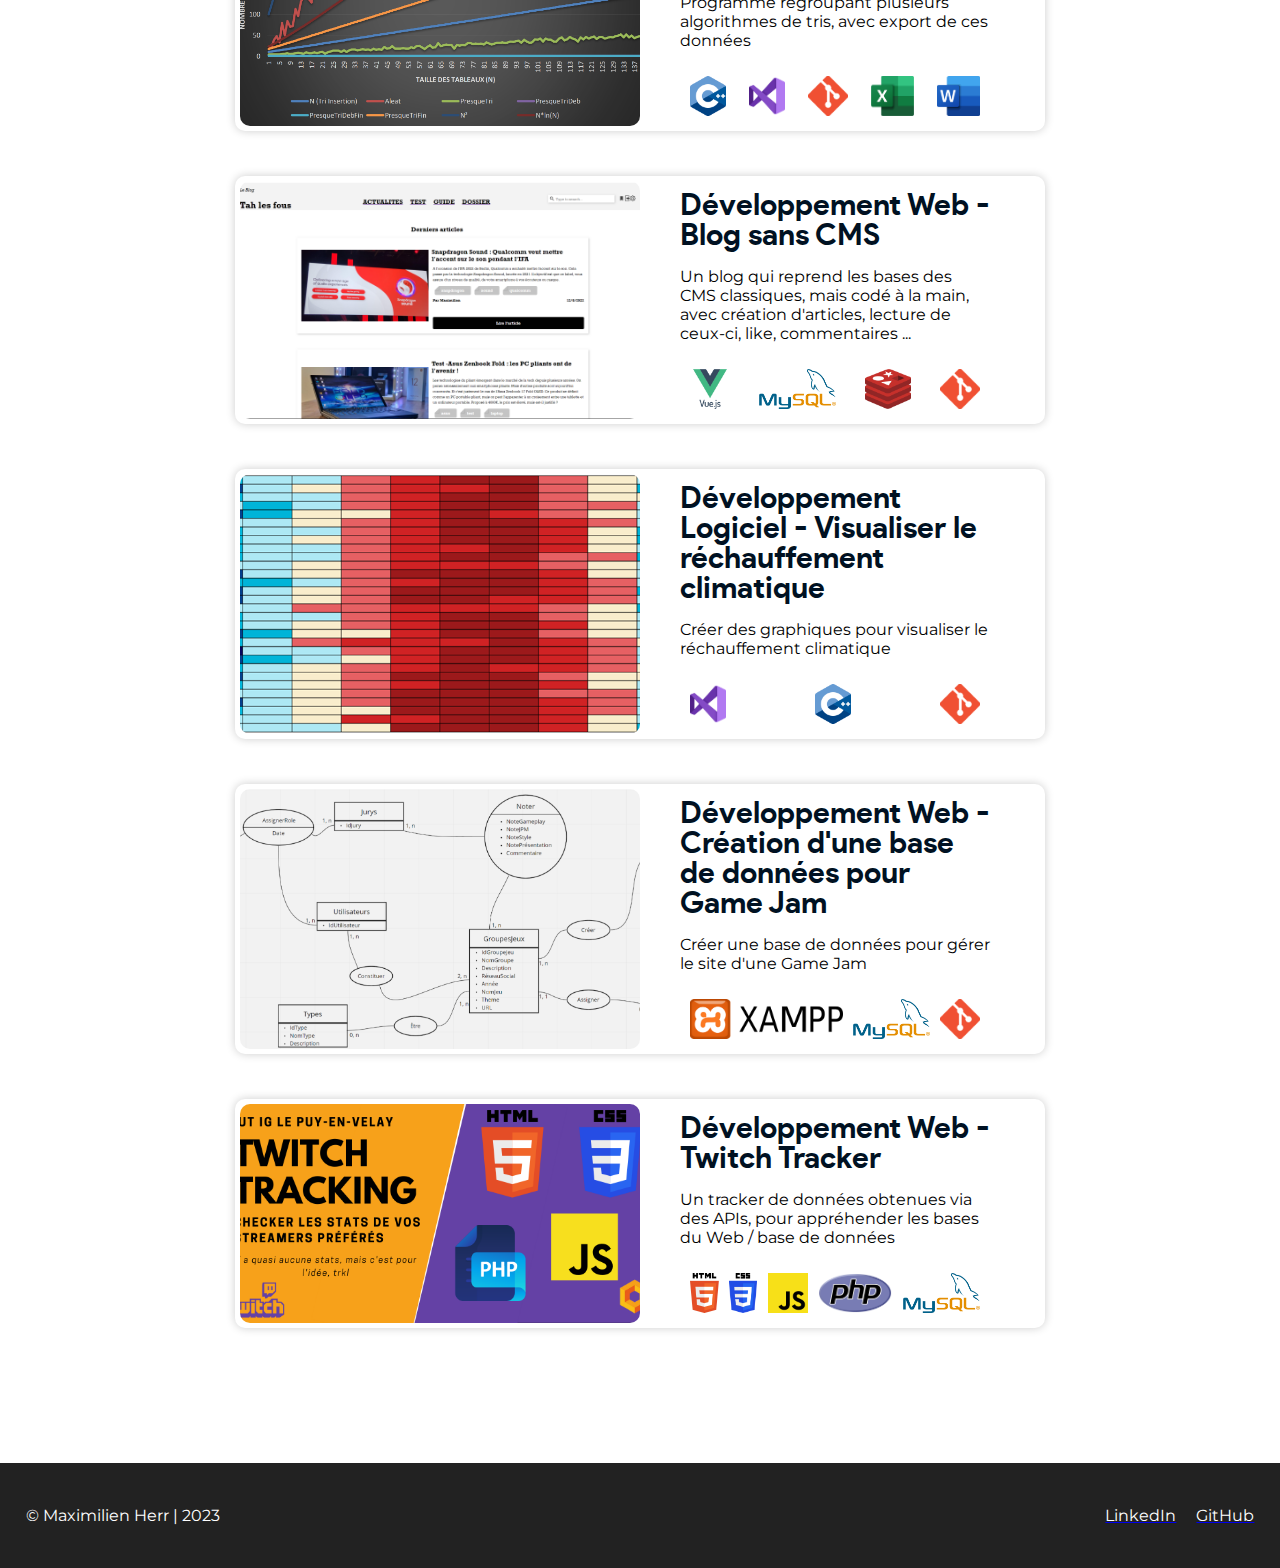
<file: projets/index.html>
<!DOCTYPE html>
<html lang="en">

<head>
    <meta charset="UTF-8">
    <meta http-equiv="X-UA-Compatible" content="IE=edge">
    <meta name="viewport" content="width=device-width, initial-scale=1.0">
    <link rel="stylesheet" href="../Product Sans/stylesheet.css">
    <link rel="stylesheet" href="../style.css">
    <link rel="stylesheet" href="style.css">
    <title>Maximilien Herr - Projets</title>
</head>

<body>
    <section class="header">
        <a href="https://maximilienherr.fr">
            <p>Maximilien Herr</p>
        </a>
        <div>
            <a href="../contact/">Contact</a>
            <a href="../projets">Projets</a>
            <a href="../cv" class="button">MON CV</a>
        </div>
    </section>

    <h1 style="margin-bottom: 1vh;">Quelques projets réalisés pour monter en compétences</h1>
    <section class="projects">
        <p style="text-align: center; margin-bottom: 5vh; margin: 0 8vw 5vh 8vw;">A travers tous ces projets, il est
            clair qu'il y a une
            certaine montée en
            compétences techniques. Dans les pages de ces projets, je précise par ailleurs ces compétences techniques.
            Mais
            de manière générale, ces travaux sont réalisés en groupe, cela implique donc des compétences transversales.
            <br><br>C'est notamment une bonne communication au sein de l'équipe,
            à travers des outils de communication
            classiques (Discord, Slack ...). Aussi pour définir les tâches du projet, un recueil de besoins est souvent
            réalisé. Celui-ci a pour ambition de définir les tâches à faire, et en fonction de l'ambition et du nombre
            de
            tâches, j'utilise parfois un Trello ou un rétro-planning pour planifier les tâches selon le temps et les
            personnes impliquées dans le projet.
            <br>
            <br>
            Enfin, pour le travail en équipe, je suis souvent en charge du management, à la fois avec les outils que je
            viens de citer, mais aussi avec des techniques plus précises. Par exemple, cela peut-être la méthode SCRUM,
            mais aussi la mise en place de Git pour le partage de code.
        </p>
        <a href="../projets/droidsoft-app/" class="linkProject">
            <div class="projectCard">
                <img src="../Images/droidsoft_app_horizontal.png" alt="droidsoft poster">
                <div class="projectContent">
                    <h3>Application Mobile - DroidSoft App</h3>
                    <p>Une app mobile réalisée en Kotlin sous Android Studio pour le média DroidSoft</p>
                    <div class="languages">
                        <img src="../Logos/Dev Logiciels/AndroidStudio.png" alt="android logo">
                        <img src="../Logos/Dev Logiciels/Kotlin.png" alt="kotlin logo">
                        <img src="../Logos/Dev Web/JavaScript.png" alt="javascript logo">
                        <img src="../Logos/git.png" alt="Git logo">
                    </div>
                </div>
            </div>
        </a>

        <a href="../projets/temple-3D/" class="linkProject">
            <div class="projectCard">
                <img src="../Images/SAE3D.png" alt="droidsoft poster">
                <div class="projectContent">
                    <h3>3D et JV - Création d'un musée en 3D
                    </h3>
                    <p>Un jeu pour découvrir un temple ancien contenant des oeuvres contemporaines, le tout en 3D !</p>
                    <div class="languages">
                        <img src="../Logos/3D & JV/3DSMax.png" alt="3DSMax logo">
                        <img src="../Logos/3D & JV/Substance.png" alt="Substance logo">
                        <img src="../Logos/3D & JV/UnrealEngine.png" alt="UnrealEngine logo">
                        <img src="../Logos/git.png" alt="Git logo">
                    </div>
                </div>
            </div>
        </a>

        <a href="../projets/ascii-art/" class="linkProject">
            <div class="projectCard">
                <img src="../Images/ascii-art_illustration.webp" alt="ASCII Art poster">
                <div class="projectContent">
                    <h3>Développement Logiciel - ASCII Art</h3>
                    <p>Un petit logiciel qui permet de convertir des images au format PGM en fichier texte, reproduisant
                        l'image selon la table ASCII.</p>
                    <div class="languages">
                        <img src="../Logos/Dev Logiciels/CPP.png" alt="CPP logo">
                        <img src="../Logos/Dev Logiciels/VisualStudio.png" alt="VisualStudio logo">
                        <img src="../Logos/git.png" alt="Git logo">
                    </div>
                </div>
            </div>
        </a>

        <a href="../projets/comparaison-algorithmique/" class="linkProject">
            <div class="projectCard">
                <img src="../Images/comparaison_algo.png" alt="ASCII Art poster">
                <div class="projectContent">
                    <h3>Développement Logiciel - Comparaison d'algos</h3>
                    <p>Programme regroupant plusieurs algorithmes de tris, avec export de ces données</p>
                    <div class="languages">
                        <img src="../Logos/Dev Logiciels/CPP.png" alt="CPP logo">
                        <img src="../Logos/Dev Logiciels/VisualStudio.png" alt="VisualStudio logo">
                        <img src="../Logos/git.png" alt="Git logo">
                        <img src="../Logos/Excel-logo.png" alt="Excel logo">
                        <img src="../Logos/Word-logo.png" alt="Word logo">
                    </div>
                </div>
            </div>
        </a>

        <a href="../projets/blog-sans-cms/" class="linkProject">
            <div class="projectCard">
                <img src="../Images/blog_sans_CMS.png" alt="Blog sans CMS poster">
                <div class="projectContent">
                    <h3>Développement Web - Blog sans CMS</h3>
                    <p>Un blog qui reprend les bases des CMS classiques, mais codé à la main, avec création d'articles,
                        lecture de ceux-ci, like, commentaires ...</p>
                    <div class="languages">
                        <img src="../Logos/Dev Web/VueJS.png" alt="VueJS logo">
                        <img src="../Logos/Dev Web/MySQL.png" alt="MySQL logo">
                        <img src="../Logos/Dev Web/redis.png" alt="redis logo">
                        <img src="../Logos/git.png" alt="Git logo">
                    </div>
                </div>
            </div>
        </a>

        
        <a href="../projets/rechauffement-climatique/" class="linkProject">
            <div class="projectCard">
                <img src="../Images2/graphique clair fonce.png" alt="graphique projet réchauffement climatique">
                <div class="projectContent">
                    <h3>Développement Logiciel - Visualiser le réchauffement climatique
                    </h3>
                    <p>Créer des graphiques pour visualiser le réchauffement climatique</p>
                    <div class="languages">
                        <img src="../Logos/Dev Logiciels/VisualStudio.png" alt="VisualStudio logo">
                        <img src="../Logos/Dev Logiciels/CPP.png" alt="CPP logo">
                        <img src="../Logos/git.png" alt="Git logo">
                    </div>
                </div>
            </div>
        </a>

        <a href="../projets/game-jam-bdd/" class="linkProject">
            <div class="projectCard">
                <img src="../Images/base de donnees game jam.png" alt="base de données game jam poster">
                <div class="projectContent">
                    <h3>Développement Web - Création d'une base de données pour Game Jam
                    </h3>
                    <p>Créer une base de données pour gérer le site d'une Game Jam</p>
                    <div class="languages">
                        <img src="../Logos/Dev Web/XAMPP.png" alt="XAMPP logo">
                        <img src="../Logos/Dev Web/MySQL.png" alt="MySQL logo">
                        <img src="../Logos/git.png" alt="Git logo">
                    </div>
                </div>
            </div>
        </a>

        <a href="../projets/twitch-tracker/" class="linkProject">
            <div class="projectCard">
                <img src="../Images/TwitchTracking.png" alt="website poster">
                <div class="projectContent">
                    <h3>Développement Web - Twitch Tracker</h3>
                    <p>Un tracker de données obtenues via des APIs, pour appréhender les bases du Web / base de données
                    </p>
                    <div class="languages">
                        <img src="../Logos/Dev Web/HTML5.png" alt="html logo">
                        <img src="../Logos/Dev Web/CSS.png" alt="css logo">
                        <img src="../Logos/Dev Web/JavaScript.png" alt="javascript logo">
                        <img src="../Logos/Dev Web/PHP.png" alt="php logo">
                        <img src="../Logos/Dev Web/MySQL.png" alt="mysql logo">
                    </div>
                </div>
            </div>
        </a>
    </section>

    <section class="footer">
        <p>© Maximilien Herr | 2023</p>
        <div class="socials">
            <a href="https://www.linkedin.com/in/maximilien-herr/" target="_blank" rel="noopener">
                <p>LinkedIn</p>
            </a>
            <a href="https://github.com/MaximilienHe" target="_blank" rel="noopener">
                <p>GitHub</p>
            </a>
        </div>
    </section>
</body>

</html>
</file>
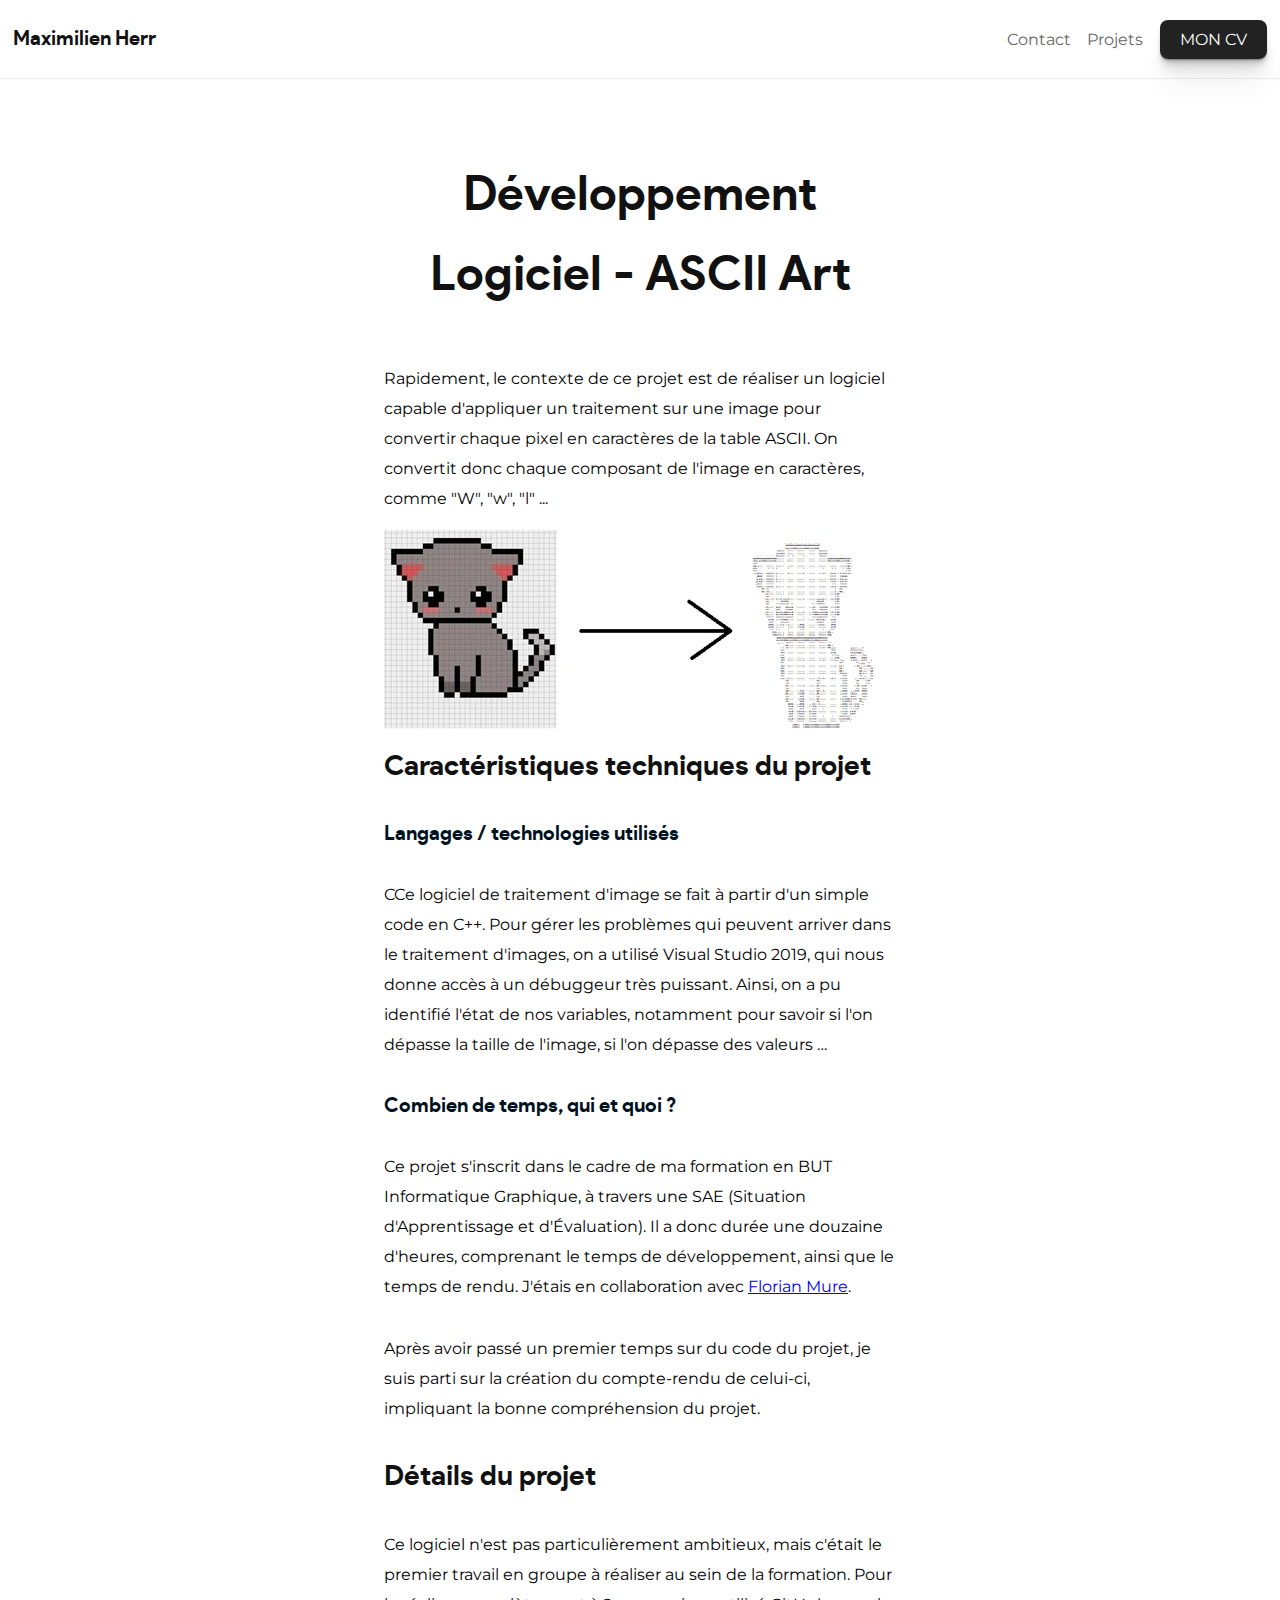
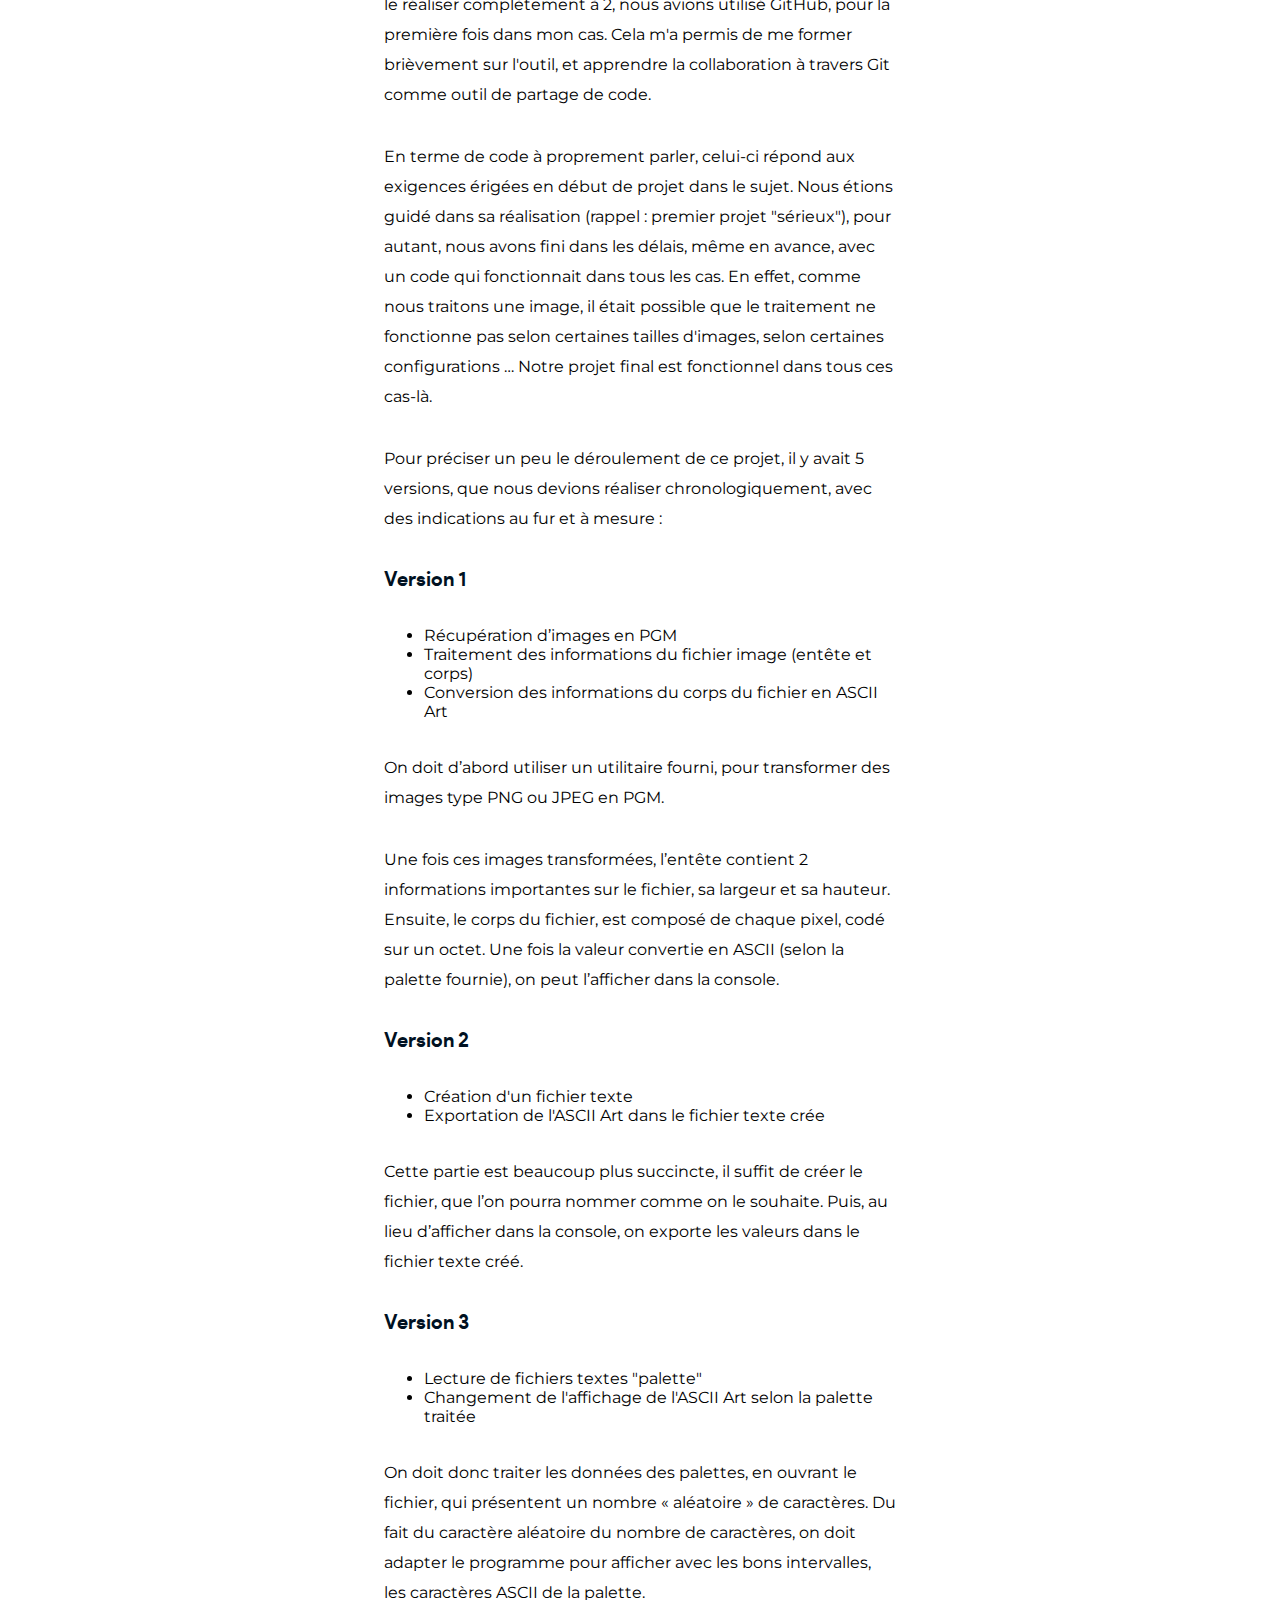
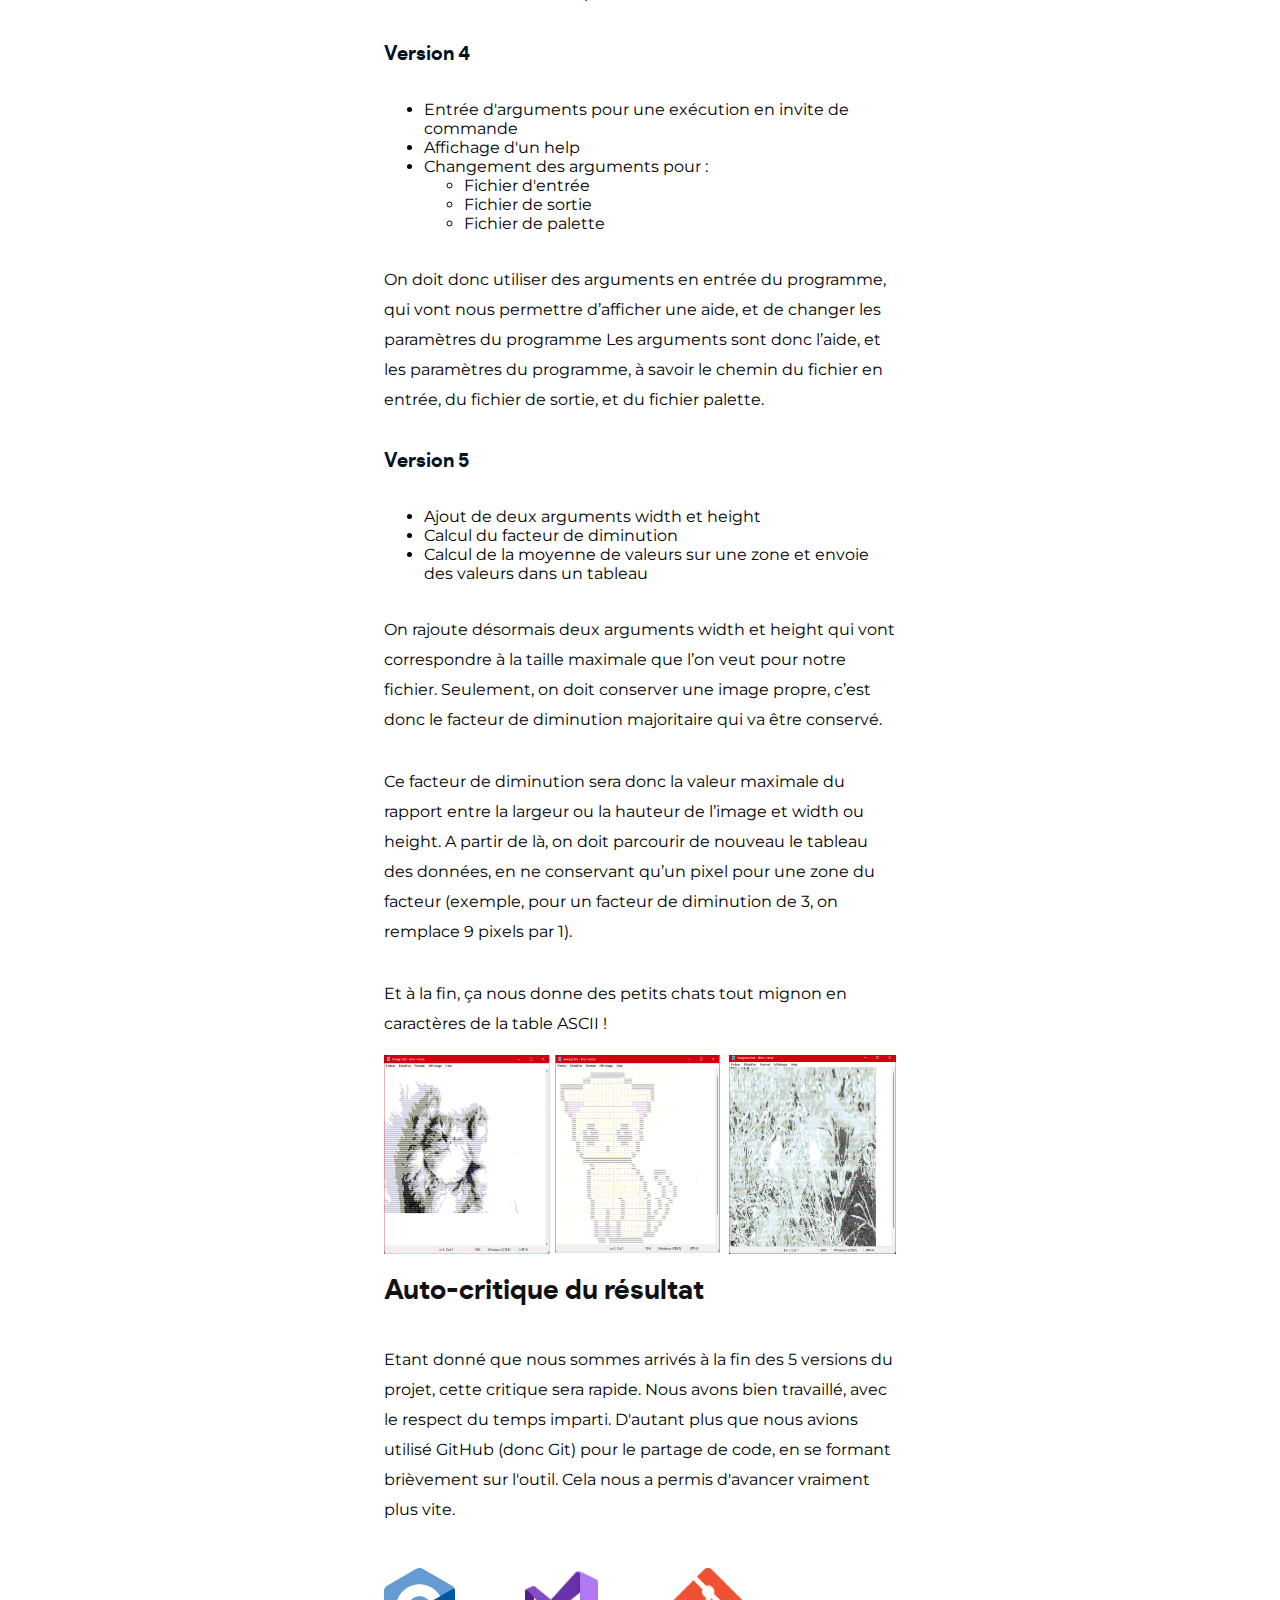
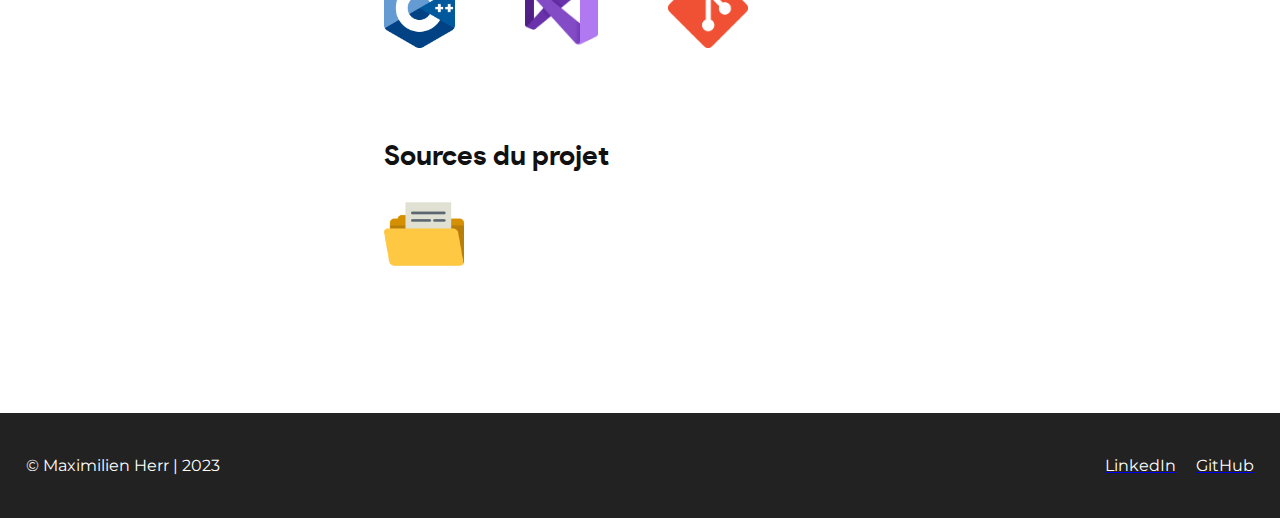
<file: projets/ascii-art/index.html>
<!DOCTYPE html>
<html lang="en">

<head>
    <meta charset="UTF-8">
    <meta http-equiv="X-UA-Compatible" content="IE=edge">
    <meta name="viewport" content="width=device-width, initial-scale=1.0">
    <link rel="stylesheet" href="../../Product Sans/stylesheet.css">
    <link rel="stylesheet" href="../../style.css">
    <link rel="stylesheet" href="../ProjectStyle.css">
    <title>Maximilien Herr - ASCII Art</title>
</head>

<body>
    <section class="header">
        <a href="https://maximilienherr.fr">
            <p>Maximilien Herr</p>
        </a>
        <div>
            <a href="../../contact/">Contact</a>
            <a href="../../projets">Projets</a>
            <a href="../../cv" class="button">MON CV</a>
        </div>
    </section>

    <section class="content">
        <h1>Développement Logiciel - ASCII Art
        </h1>
        <p>Rapidement, le contexte de ce projet est de réaliser un logiciel capable d'appliquer un traitement sur une
            image pour convertir chaque pixel en caractères de la table ASCII. On convertit donc chaque composant de
            l'image en caractères, comme "W", "w", "l" ...
        </p>
        <img src="../../Images/ascii-art_illustration.webp" alt="ascii art SAE illustration">
        <h2>Caractéristiques techniques du projet</h2>
        <h3>Langages / technologies utilisés</h3>
        <p>CCe logiciel de traitement d'image se fait à partir d'un simple code en C++. Pour gérer les problèmes qui
            peuvent arriver dans le traitement d'images, on a utilisé Visual Studio 2019, qui nous donne accès à un
            débuggeur très puissant. Ainsi, on a pu identifié l'état de nos variables, notamment pour savoir si l'on
            dépasse la taille de l'image, si l'on dépasse des valeurs …
        </p>
        <h3>Combien de temps, qui et quoi ?</h3>
        <p>Ce projet s'inscrit dans le cadre de ma formation en BUT Informatique Graphique, à travers une SAE (Situation
            d'Apprentissage et d'Évaluation). Il a donc durée une douzaine d'heures, comprenant le temps de
            développement, ainsi que le temps de rendu. J'étais en collaboration avec <a
                href="https://www.linkedin.com/in/florian-mure-9b335422b/" target="_blank" rel="noopener">Florian Mure</a>.
        </p>
        <p>Après avoir passé un premier temps sur du code du projet, je suis parti sur la création du compte-rendu de
            celui-ci, impliquant la bonne compréhension du projet.
        </p>
        <h2>Détails du projet</h2>
        <p>Ce logiciel n'est pas particulièrement ambitieux, mais c'était le premier travail en groupe à réaliser au
            sein de la formation. Pour le réaliser complètement à 2, nous avions utilisé GitHub, pour la première fois
            dans mon cas. Cela m'a permis de me former brièvement sur l'outil, et apprendre la collaboration à travers
            Git comme outil de partage de code.
        </p>
        <p>En terme de code à proprement parler, celui-ci répond aux exigences érigées en début de projet dans le sujet.
            Nous étions guidé dans sa réalisation (rappel : premier projet "sérieux"), pour autant, nous avons fini dans
            les délais, même en avance, avec un code qui fonctionnait dans tous les cas. En effet, comme nous traitons
            une image, il était possible que le traitement ne fonctionne pas selon certaines tailles d'images, selon
            certaines configurations … Notre projet final est fonctionnel dans tous ces cas-là.
        </p>
        <p>Pour préciser un peu le déroulement de ce projet, il y avait 5 versions, que nous devions réaliser
            chronologiquement, avec des indications au fur et à mesure :
        </p>
        <h3>Version 1
        </h3>
        <ul>
            <li>Récupération d’images en PGM
            </li>
            <li>Traitement des informations du fichier image (entête et corps)
            </li>
            <li>Conversion des informations du corps du fichier en ASCII Art
            </li>
        </ul>
        <p>On doit d’abord utiliser un utilitaire fourni, pour transformer des images type PNG ou JPEG en PGM.
        </p>
        <p>Une fois ces images transformées, l’entête contient 2 informations importantes sur le fichier, sa largeur et
            sa hauteur. Ensuite, le corps du fichier, est composé de chaque pixel, codé sur un octet. Une fois la valeur
            convertie en ASCII (selon la palette fournie), on peut l’afficher dans la console.
        </p>
        <h3>Version 2</h3>
        <ul>
            <li>Création d'un fichier texte
            </li>
            <li>Exportation de l'ASCII Art dans le fichier texte crée
            </li>
        </ul>
        <p>Cette partie est beaucoup plus succincte, il suffit de créer le fichier, que l’on pourra nommer comme on le
            souhaite. Puis, au lieu d’afficher dans la console, on exporte les valeurs dans le fichier texte créé.
        </p>
        <h3>Version 3</h3>
        <ul>
            <li>Lecture de fichiers textes "palette"
            </li>
            <li>Changement de l'affichage de l'ASCII Art selon la palette traitée
            </li>
        </ul>
        <p>On doit donc traiter les données des palettes, en ouvrant le fichier, qui présentent un nombre « aléatoire »
            de caractères. Du fait du caractère aléatoire du nombre de caractères, on doit adapter le programme pour
            afficher avec les bons intervalles, les caractères ASCII de la palette.
        </p>
        <h3>Version 4</h3>
        <ul>
            <li>Entrée d'arguments pour une exécution en invite de commande
            </li>
            <li>Affichage d'un help
            </li>
            <li>Changement des arguments pour :
                <ul>
                    <li>Fichier d'entrée
                    </li>
                    <li>Fichier de sortie
                    </li>
                    <li>Fichier de palette
                    </li>
                </ul>
            </li>
        </ul>
        <p>On doit donc utiliser des arguments en entrée du programme, qui vont nous permettre d’afficher une aide, et
            de changer les paramètres du programme Les arguments sont donc l’aide, et les paramètres du programme, à
            savoir le chemin du fichier en entrée, du fichier de sortie, et du fichier palette.
        </p>
        <h3>Version 5</h3>
        <ul>
            <li>Ajout de deux arguments width et height
            </li>
            <li>Calcul du facteur de diminution
            </li>
            <li>Calcul de la moyenne de valeurs sur une zone et envoie des valeurs dans un tableau
            </li>
        </ul>
        <p>On rajoute désormais deux arguments width et height qui vont correspondre à la taille maximale que l’on veut
            pour notre fichier. Seulement, on doit conserver une image propre, c’est donc le facteur de diminution
            majoritaire qui va être conservé.
        </p>
        <p>Ce facteur de diminution sera donc la valeur maximale du rapport entre la largeur ou la hauteur de l’image et
            width ou height. A partir de là, on doit parcourir de nouveau le tableau des données, en ne conservant qu’un
            pixel pour une zone du facteur (exemple, pour un facteur de diminution de 3, on remplace 9 pixels par 1).
        </p>
        <p>Et à la fin, ça nous donne des petits chats tout mignon en caractères de la table ASCII !
        </p>
        <img src="../../Images/ascii-art_result_cats.png" alt="Résultat du projet en version 5">
        <h2>Auto-critique du résultat
        </h2>
        <p>Etant donné que nous sommes arrivés à la fin des 5 versions du projet, cette critique sera rapide. Nous avons
            bien travaillé, avec le respect du temps imparti. D'autant plus que nous avions utilisé GitHub (donc Git)
            pour le partage de code, en se formant brièvement sur l'outil. Cela nous a permis d'avancer vraiment plus
            vite.
        </p>
        <div class="logos">
            <img src="../../Logos/Dev Logiciels/CPP.png" alt="CPP" class="logo">
            <img src="../../Logos/Dev Logiciels/VisualStudio.png" alt="Visual Studio" class="logo">
            <img src="../../Logos/git.png" alt="Git" class="logo">
        </div>
        <h2>Sources du projet</h2>
        <a href="https://github.com/MaximilienHe/PGM-to-ASCII-Art" target="_blank" rel="noopener">
            <img src="../../Logos/logo-sources-projet.png" alt="Sources du projet" class="logo">
        </a>
    </section>

    <section class="footer">
        <p>© Maximilien Herr | 2023</p>
        <div class="socials">
            <a href="https://www.linkedin.com/in/maximilien-herr/" target="_blank" rel="noopener">
                <p>LinkedIn</p>
            </a>
            <a href="https://github.com/MaximilienHe" target="_blank" rel="noopener">
                <p>GitHub</p>
            </a>
        </div>
    </section>
</body>

</html>
</file>
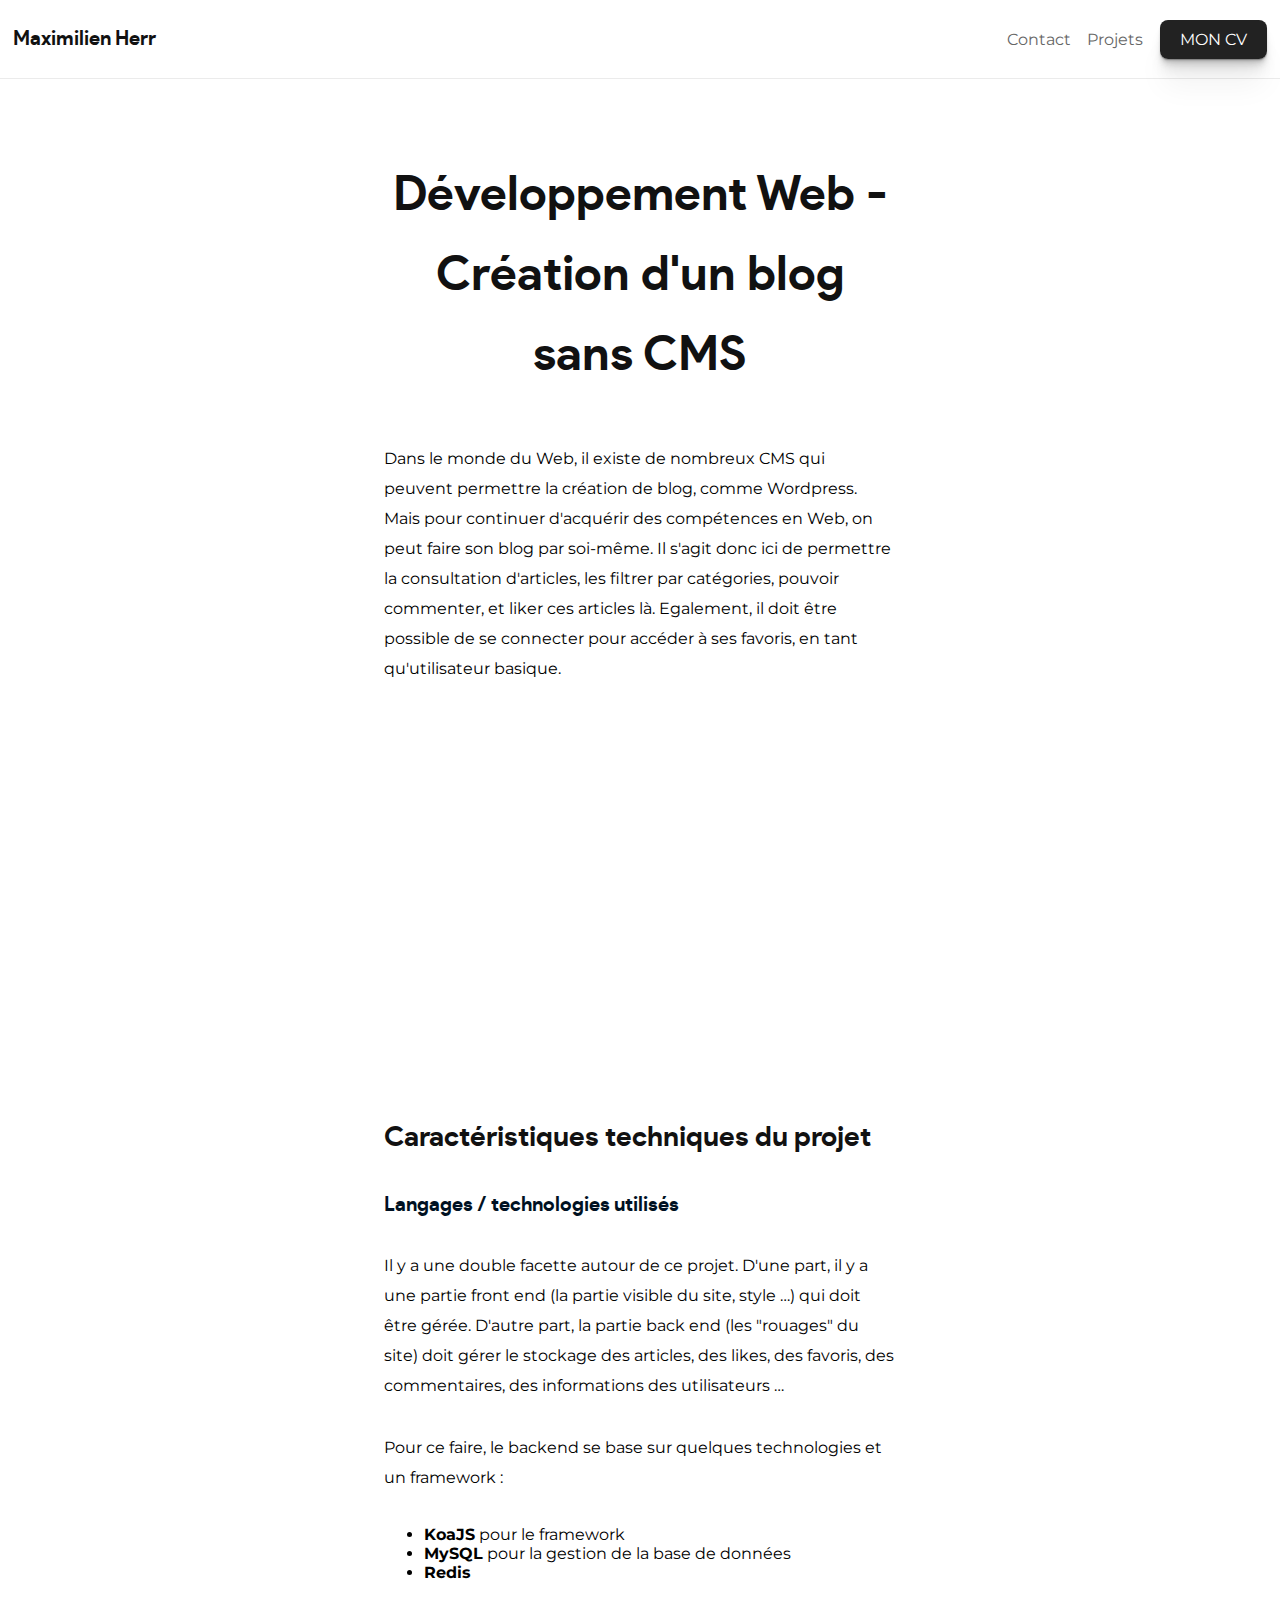
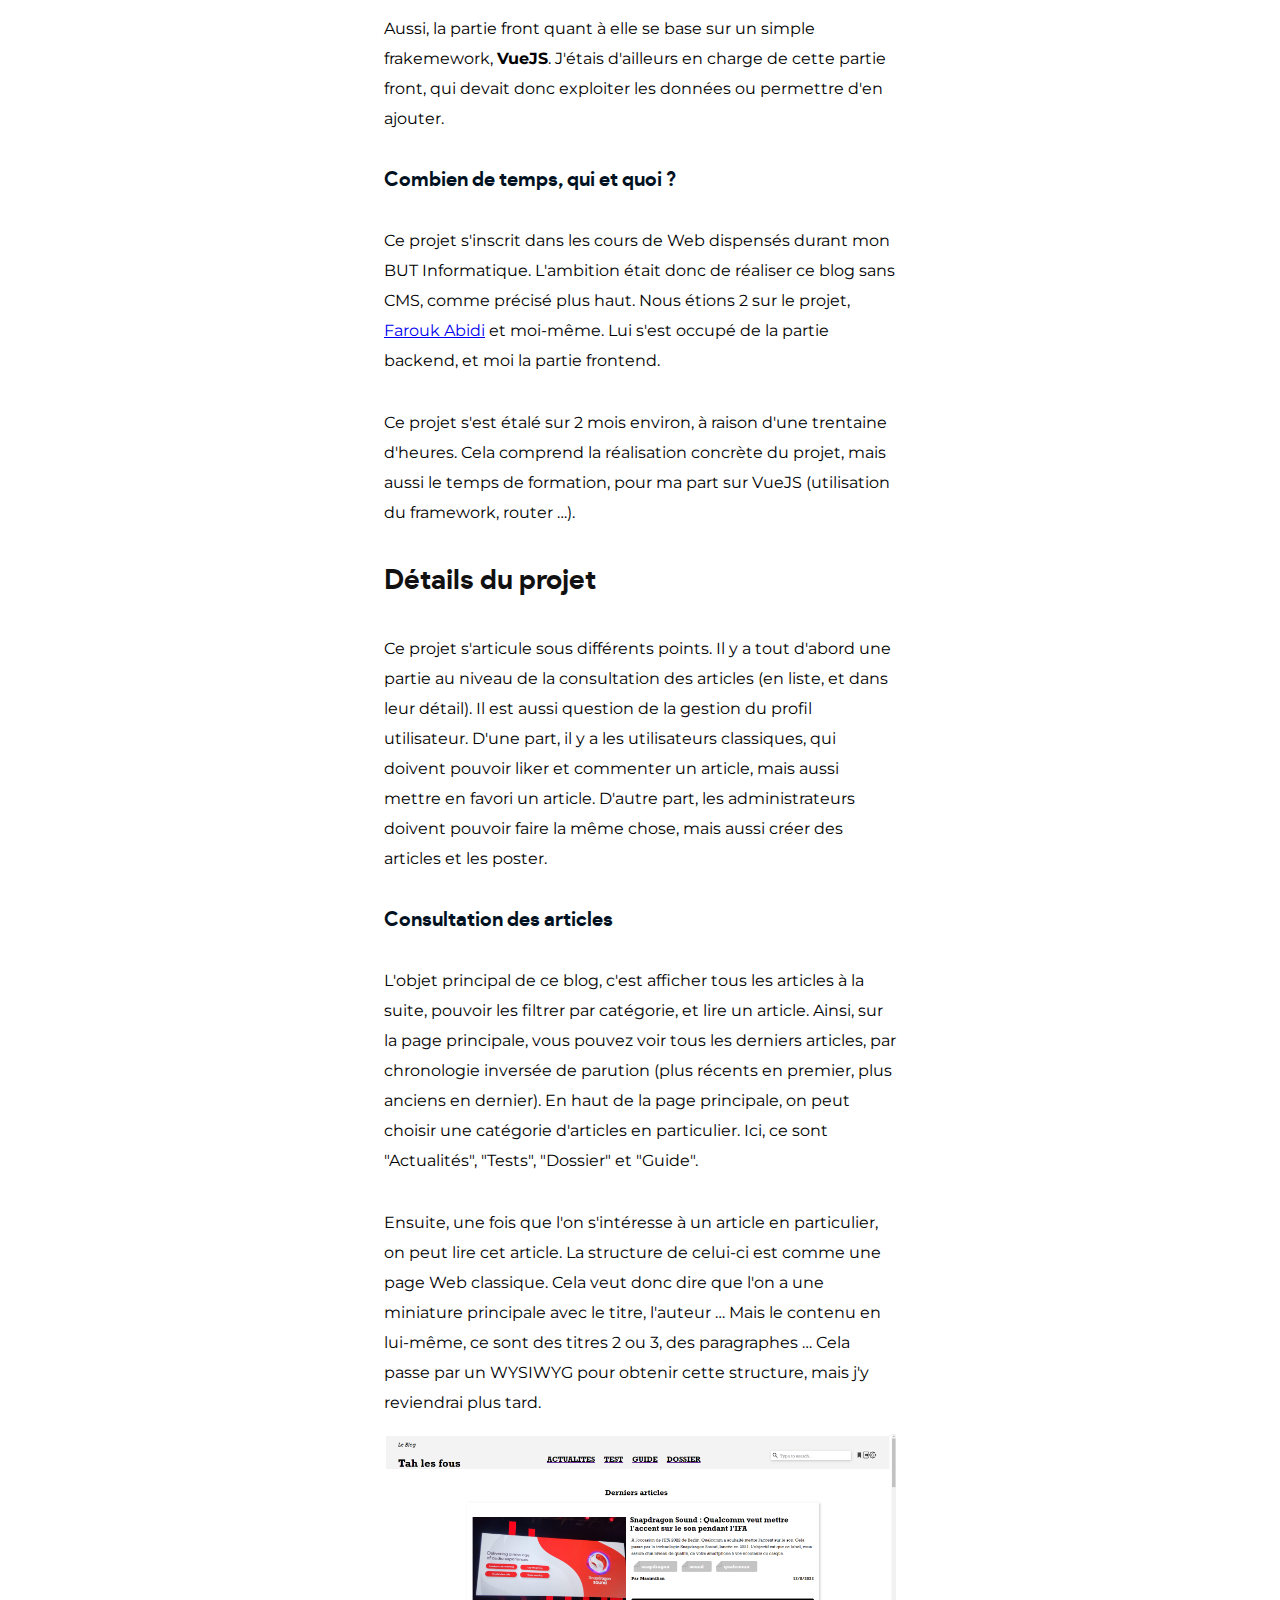
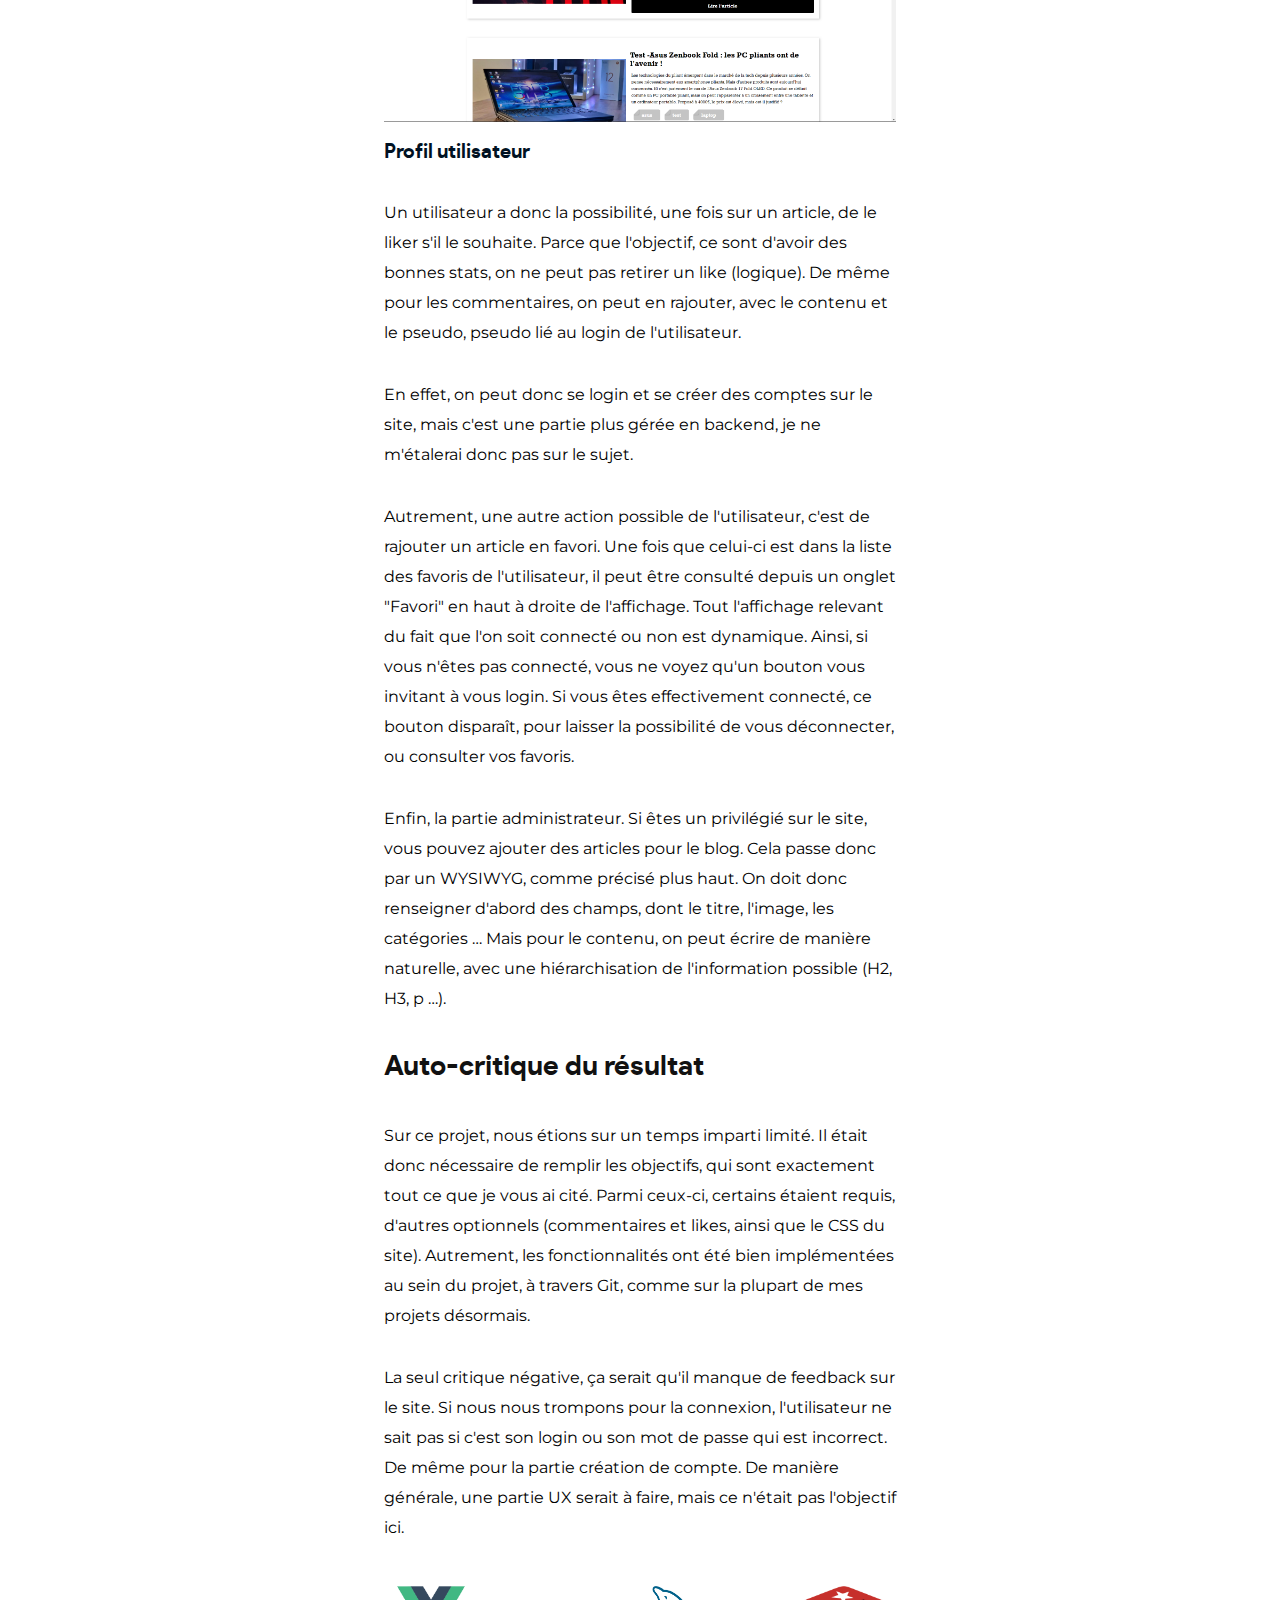
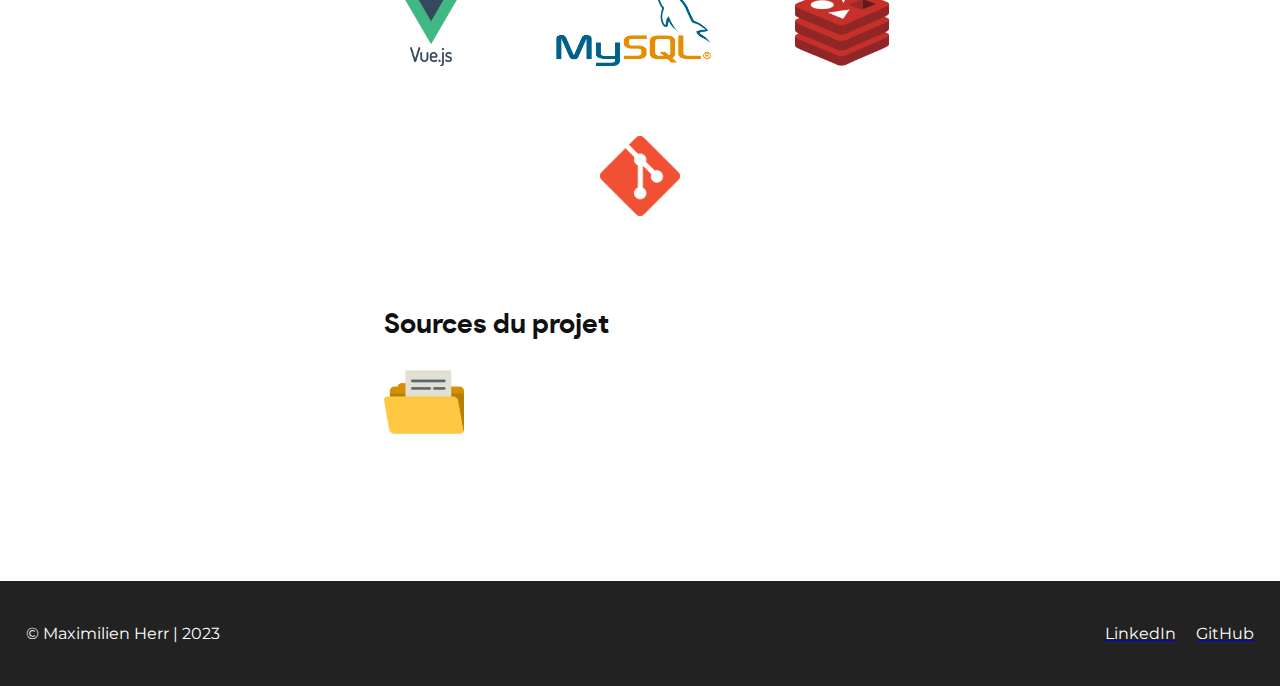
<file: projets/blog-sans-cms/index.html>
<!DOCTYPE html>
<html lang="en">

<head>
    <meta charset="UTF-8">
    <meta http-equiv="X-UA-Compatible" content="IE=edge">
    <meta name="viewport" content="width=device-width, initial-scale=1.0">
    <link rel="stylesheet" href="../../Product Sans/stylesheet.css">
    <link rel="stylesheet" href="../../style.css">
    <link rel="stylesheet" href="../ProjectStyle.css">
    <title>Maximilien Herr - Blog sans CMS</title>
</head>

<body>
    <section class="header">
        <a href="https://maximilienherr.fr">
            <p>Maximilien Herr</p>
        </a>
        <div>
            <a href="../../contact/">Contact</a>
            <a href="../../projets">Projets</a>
            <a href="../../cv" class="button">MON CV</a>
        </div>
    </section>

    <section class="content">
        <h1>Développement Web - Création d'un blog sans CMS</h1>
        <p>Dans le monde du Web, il existe de nombreux CMS qui peuvent permettre la création de blog, comme Wordpress.
            Mais pour continuer d'acquérir des compétences en Web, on peut faire son blog par soi-même. Il s'agit donc
            ici de permettre la consultation d'articles, les filtrer par catégories, pouvoir commenter, et liker ces
            articles là. Egalement, il doit être possible de se connecter pour accéder à ses favoris, en tant
            qu'utilisateur basique.
        </p>
        <iframe width="auto" height="400" src="https://www.youtube-nocookie.com/embed/QvCV1L5tSDo"
            title="YouTube video player" frameborder="0"
            allow="accelerometer; autoplay; clipboard-write; encrypted-media; gyroscope; picture-in-picture; web-share"
            allowfullscreen></iframe>
        <h2>Caractéristiques techniques du projet</h2>
        <h3>Langages / technologies utilisés</h3>
        <p>Il y a une double facette autour de ce projet. D'une part, il y a une partie front end (la partie visible du
            site, style …) qui doit être gérée. D'autre part, la partie back end (les "rouages" du site) doit gérer le
            stockage des articles, des likes, des favoris, des commentaires, des informations des utilisateurs …
        </p>
        <p>Pour ce faire, le backend se base sur quelques technologies et un framework :
        </p>
        <ul>
            <li><b>KoaJS</b> pour le framework</li>
            <li><b>MySQL</b> pour la gestion de la base de données</li>
            <li><b>Redis</b></li>
        </ul>
        <p>Aussi, la partie front quant à elle se base sur un simple frakemework, <b>VueJS</b>. J'étais d'ailleurs en
            charge de
            cette partie front, qui devait donc exploiter les données ou permettre d'en ajouter.
        </p>

        <h3>Combien de temps, qui et quoi ?</h3>
        <p>Ce projet s'inscrit dans les cours de Web dispensés durant mon BUT Informatique. L'ambition était donc de
            réaliser ce blog sans CMS, comme précisé plus haut. Nous étions 2 sur le projet, <a
                href="https://www.linkedin.com/in/farouk-abidi/">Farouk Abidi</a> et moi-même.
            Lui s'est occupé de la partie backend, et moi la partie frontend.
        </p>
        <p>Ce projet s'est étalé sur 2 mois environ, à raison d'une trentaine d'heures. Cela comprend la réalisation
            concrète du projet, mais aussi le temps de formation, pour ma part sur VueJS (utilisation du framework,
            router …).
        </p>
        <h2>Détails du projet</h2>
        <p>Ce projet s'articule sous différents points. Il y a tout d'abord une partie au niveau de la consultation des
            articles (en liste, et dans leur détail). Il est aussi question de la gestion du profil utilisateur. D'une
            part, il y a les utilisateurs classiques, qui doivent pouvoir liker et commenter un article, mais aussi
            mettre en favori un article. D'autre part, les administrateurs doivent pouvoir faire la même chose, mais
            aussi créer des articles et les poster.
        </p>
        <h3>Consultation des articles
        </h3>
        <p>L'objet principal de ce blog, c'est afficher tous les articles à la suite, pouvoir les filtrer par catégorie,
            et lire un article. Ainsi, sur la page principale, vous pouvez voir tous les derniers articles, par
            chronologie inversée de parution (plus récents en premier, plus anciens en dernier). En haut de la page
            principale, on peut choisir une catégorie d'articles en particulier. Ici, ce sont "Actualités", "Tests",
            "Dossier" et "Guide".
        </p>
        <p>Ensuite, une fois que l'on s'intéresse à un article en particulier, on peut lire cet article. La structure de
            celui-ci est comme une page Web classique. Cela veut donc dire que l'on a une miniature principale avec le
            titre, l'auteur … Mais le contenu en lui-même, ce sont des titres 2 ou 3, des paragraphes … Cela passe par
            un WYSIWYG pour obtenir cette structure, mais j'y reviendrai plus tard.
        </p>
        <img src="../../Images/blog_sans_CMS.png" alt="Blog sans CMS illustration HomePage">
        <h3>Profil utilisateur</h3>
        <p>Un utilisateur a donc la possibilité, une fois sur un article, de le liker s'il le souhaite. Parce que
            l'objectif, ce sont d'avoir des bonnes stats, on ne peut pas retirer un like (logique). De même pour les
            commentaires, on peut en rajouter, avec le contenu et le pseudo, pseudo lié au login de l'utilisateur.
        </p>
        <p>En effet, on peut donc se login et se créer des comptes sur le site, mais c'est une partie plus gérée en
            backend, je ne m'étalerai donc pas sur le sujet.
        </p>
        <p>Autrement, une autre action possible de l'utilisateur, c'est de rajouter un article en favori. Une fois que
            celui-ci est dans la liste des favoris de l'utilisateur, il peut être consulté depuis un onglet "Favori" en
            haut à droite de l'affichage. Tout l'affichage relevant du fait que l'on soit connecté ou non est dynamique.
            Ainsi, si vous n'êtes pas connecté, vous ne voyez qu'un bouton vous invitant à vous login. Si vous êtes
            effectivement connecté, ce bouton disparaît, pour laisser la possibilité de vous déconnecter, ou consulter
            vos favoris.
        </p>
        <p>Enfin, la partie administrateur. Si êtes un privilégié sur le site, vous pouvez ajouter des articles pour le
            blog. Cela passe donc par un WYSIWYG, comme précisé plus haut. On doit donc renseigner d'abord des champs,
            dont le titre, l'image, les catégories … Mais pour le contenu, on peut écrire de manière naturelle, avec une
            hiérarchisation de l'information possible (H2, H3, p …).
        </p>
        <h2>Auto-critique du résultat
        </h2>
        <p>Sur ce projet, nous étions sur un temps imparti limité. Il était donc nécessaire de remplir les objectifs,
            qui sont exactement tout ce que je vous ai cité. Parmi ceux-ci, certains étaient requis, d'autres optionnels
            (commentaires et likes, ainsi que le CSS du site). Autrement, les fonctionnalités ont été bien implémentées
            au sein du projet, à travers Git, comme sur la plupart de mes projets désormais.
        </p>
        <p>La seul critique négative, ça serait qu'il manque de feedback sur le site. Si nous nous trompons pour la
            connexion, l'utilisateur ne sait pas si c'est son login ou son mot de passe qui est incorrect. De même pour
            la partie création de compte. De manière générale, une partie UX serait à faire, mais ce n'était pas
            l'objectif ici.
        </p>
        <div class="logos">
            <img src="../../Logos/Dev Web/VueJS.png" alt="VueJS" class="logo">
            <img src="../../Logos/Dev Web/MySQL.png" alt="MySQL" class="logo">
            <img src="../../Logos/Dev Web/redis.png" alt="redis" class="logo">
            <img src="../../Logos/git.png" alt="Git" class="logo">
        </div>
        <h2>Sources du projet</h2>
        <a href="https://github.com/MaximilienHe/Le-blog-tah-les-fous" target="_blank" rel="noopener">
            <img src="../../Logos/logo-sources-projet.png" alt="Sources du projet" class="logo">
        </a>
    </section>

    <section class="footer">
        <p>© Maximilien Herr | 2023</p>
        <div class="socials">
            <a href="https://www.linkedin.com/in/maximilien-herr/" target="_blank" rel="noopener">
                <p>LinkedIn</p>
            </a>
            <a href="https://github.com/MaximilienHe" target="_blank" rel="noopener">
                <p>GitHub</p>
            </a>
        </div>
    </section>
</body>

</html>
</file>
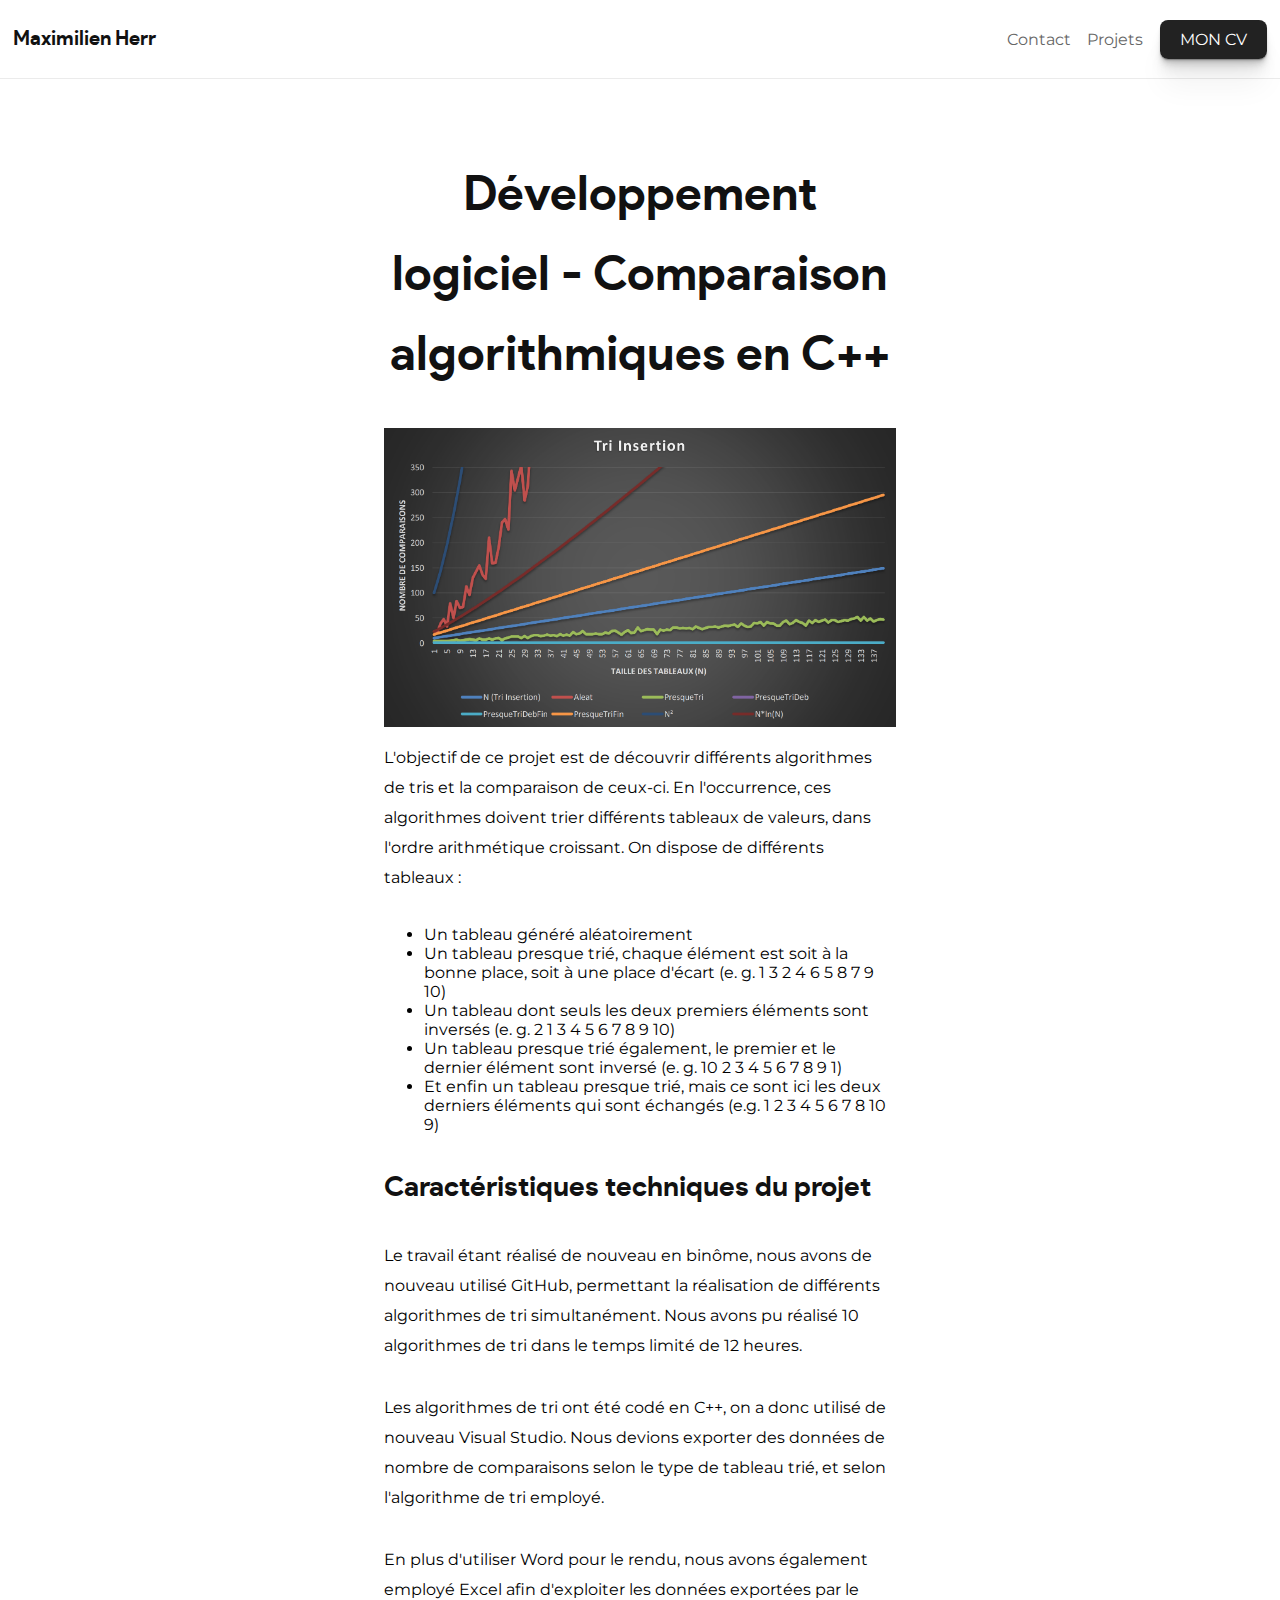
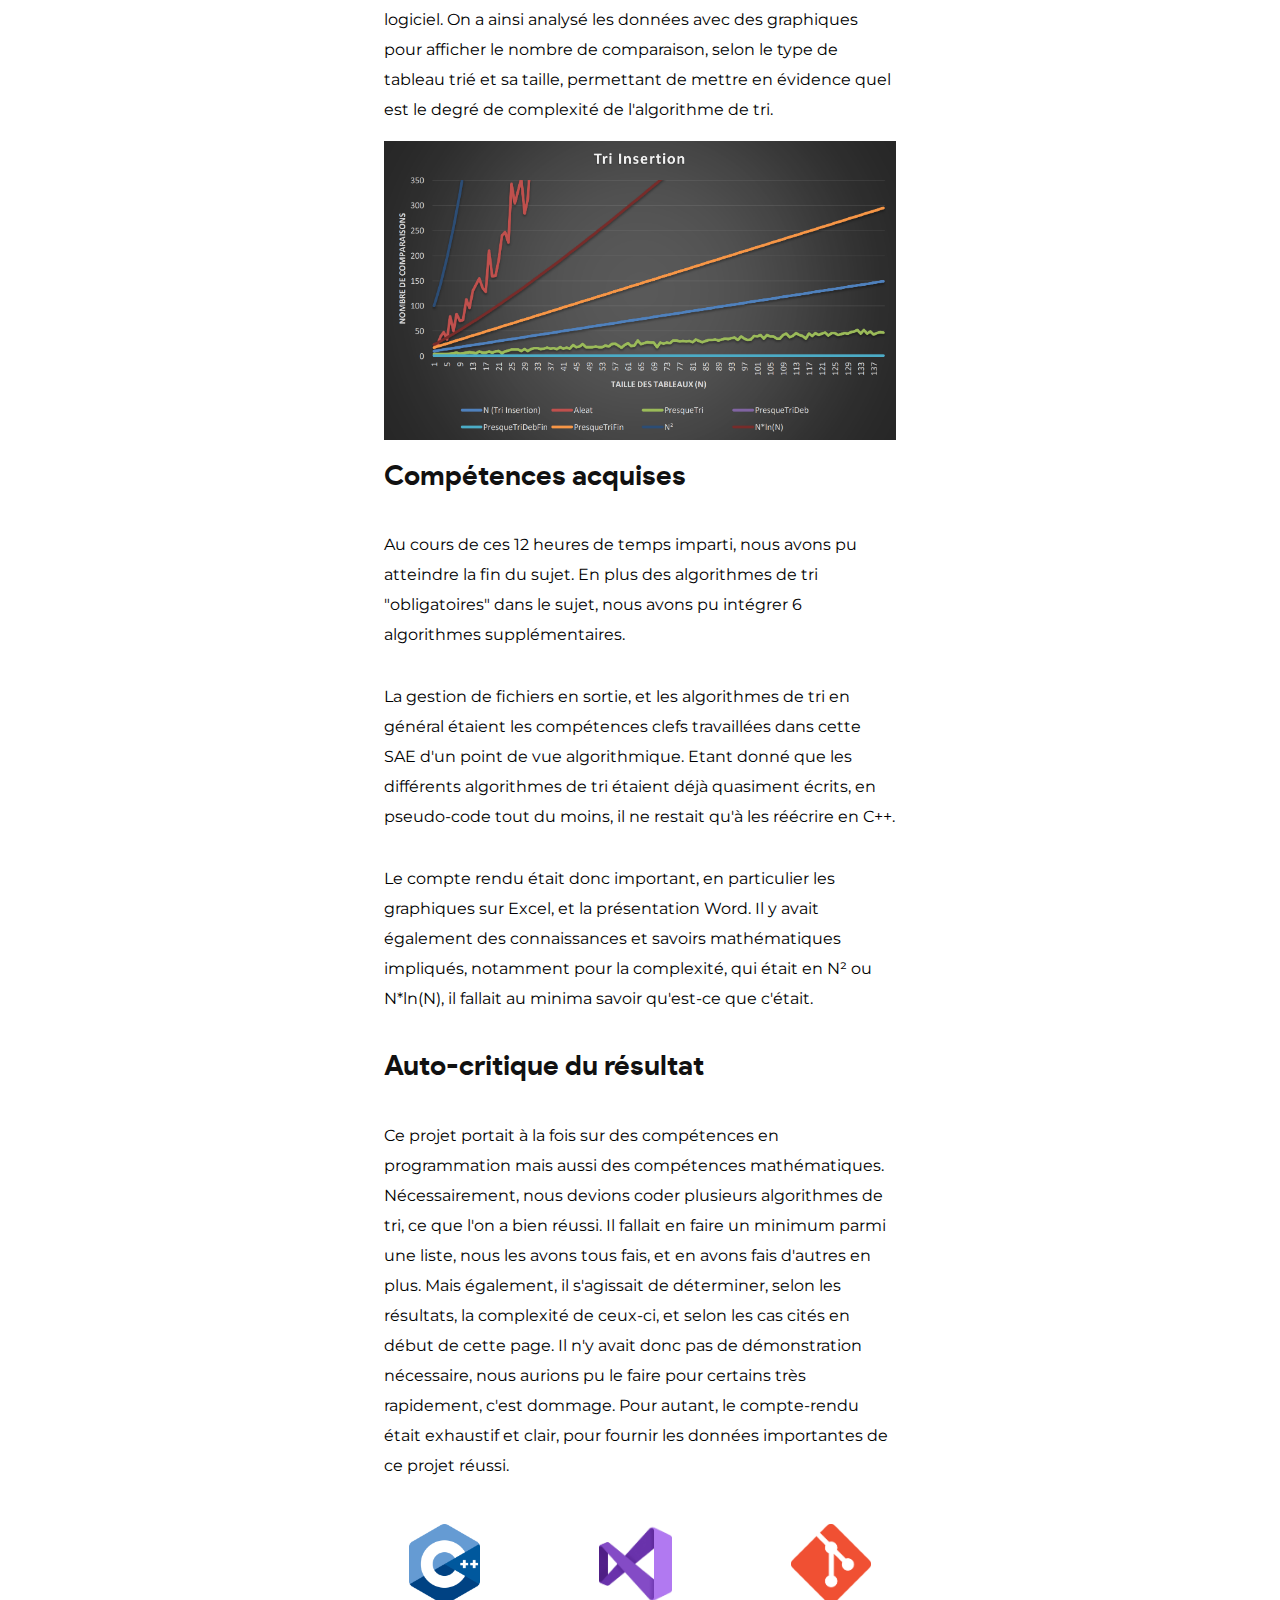
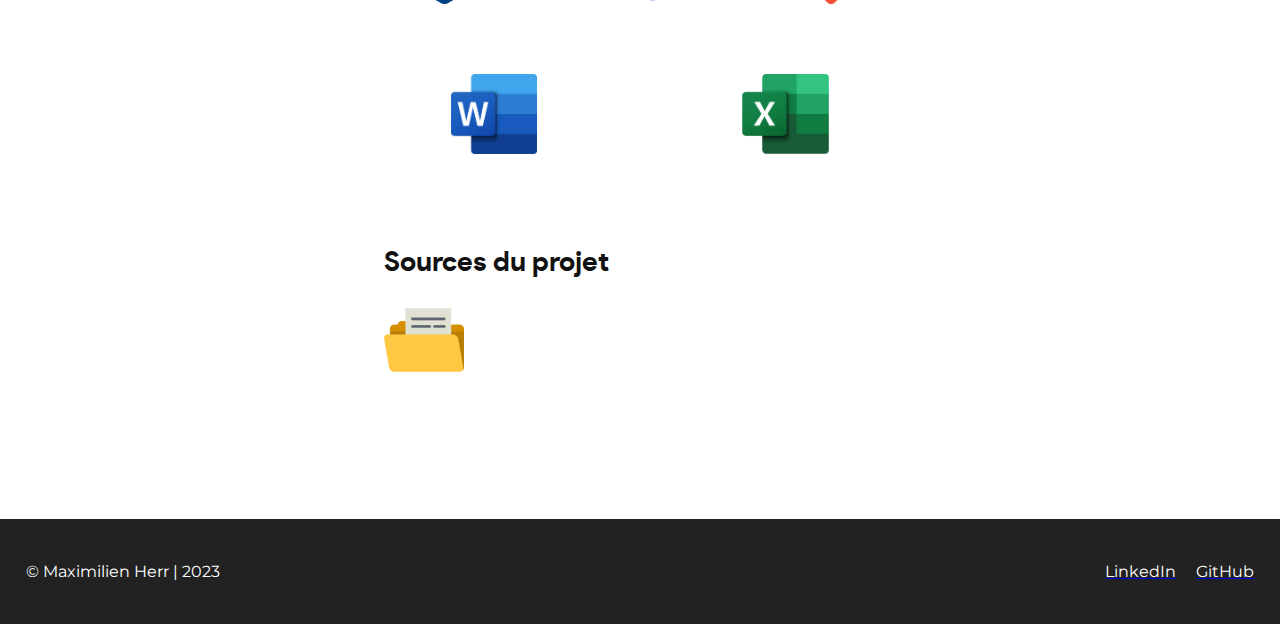
<file: projets/comparaison-algorithmique/index.html>
<!DOCTYPE html>
<html lang="en">

<head>
    <meta charset="UTF-8">
    <meta http-equiv="X-UA-Compatible" content="IE=edge">
    <meta name="viewport" content="width=device-width, initial-scale=1.0">
    <link rel="stylesheet" href="../../Product Sans/stylesheet.css">
    <link rel="stylesheet" href="../../style.css">
    <link rel="stylesheet" href="../ProjectStyle.css">
    <title>Maximilien Herr - Comparaison Algorithmique</title>
</head>

<body>
    <section class="header">
        <a href="https://maximilienherr.fr">
            <p>Maximilien Herr</p>
        </a>
        <div>
            <a href="../../contact/">Contact</a>
            <a href="../../projets">Projets</a>
            <a href="../../cv" class="button">MON CV</a>
        </div>
    </section>

    <section class="content">
        <h1>Développement logiciel - Comparaison algorithmiques en C++
        </h1>
        <img src="../../Images/comparaison_algo.png" alt="Comparaison algorithmique">
        <p>L'objectif de ce projet est de découvrir différents algorithmes de tris et la comparaison de ceux-ci. En
            l'occurrence, ces algorithmes doivent trier différents tableaux de valeurs, dans l'ordre arithmétique
            croissant. On dispose de différents tableaux :
        </p>
        <ul>
            <li>Un tableau généré aléatoirement
            </li>
            <li>Un tableau presque trié, chaque élément est soit à la bonne place, soit à une place d'écart (e. g. 1 3 2
                4 6 5 8 7 9 10)
            </li>
            <li>Un tableau dont seuls les deux premiers éléments sont inversés (e. g. 2 1 3 4 5 6 7 8 9 10)
            </li>
            <li>Un tableau presque trié également, le premier et le dernier élément sont inversé (e. g. 10 2 3 4 5 6 7 8
                9 1)
            </li>
            <li>Et enfin un tableau presque trié, mais ce sont ici les deux derniers éléments qui sont échangés (e.g. 1
                2 3 4 5 6 7 8 10 9)
            </li>
        </ul>
        <h2>Caractéristiques techniques du projet</h2>
        <p>Le travail étant réalisé de nouveau en binôme, nous avons de nouveau utilisé GitHub, permettant la
            réalisation de différents algorithmes de tri simultanément. Nous avons pu réalisé 10 algorithmes de tri dans
            le temps limité de 12 heures.
        </p>
        <p>Les algorithmes de tri ont été codé en C++, on a donc utilisé de nouveau Visual Studio. Nous devions exporter
            des données de nombre de comparaisons selon le type de tableau trié, et selon l'algorithme de tri employé.
        </p>
        <p>En plus d'utiliser Word pour le rendu, nous avons également employé Excel afin d'exploiter les données
            exportées par le logiciel. On a ainsi analysé les données avec des graphiques pour afficher le nombre de
            comparaison, selon le type de tableau trié et sa taille, permettant de mettre en évidence quel est le degré
            de complexité de l'algorithme de tri.
        </p>
        <img src="../../Images/comparaison_algo.png" alt="Comparaison des algorithmes">
        <h2>Compétences acquises
        </h2>
        <p>Au cours de ces 12 heures de temps imparti, nous avons pu atteindre la fin du sujet. En plus des algorithmes
            de tri "obligatoires" dans le sujet, nous avons pu intégrer 6 algorithmes supplémentaires.
        </p>
        <p>La gestion de fichiers en sortie, et les algorithmes de tri en général étaient les compétences clefs
            travaillées dans cette SAE d'un point de vue algorithmique. Etant donné que les différents algorithmes de
            tri étaient déjà quasiment écrits, en pseudo-code tout du moins, il ne restait qu'à les réécrire en C++.
        </p>
        <p>Le compte rendu était donc important, en particulier les graphiques sur Excel, et la présentation Word. Il y
            avait également des connaissances et savoirs mathématiques impliqués, notamment pour la complexité, qui
            était en N² ou N*ln(N), il fallait au minima savoir qu'est-ce que c'était.
        </p>
        <h2>Auto-critique du résultat
        </h2>
        <p>Ce projet portait à la fois sur des compétences en programmation mais aussi des compétences mathématiques.
            Nécessairement, nous devions coder plusieurs algorithmes de tri, ce que l'on a bien réussi. Il fallait en
            faire un minimum parmi une liste, nous les avons tous fais, et en avons fais d'autres en plus. Mais
            également, il s'agissait de déterminer, selon les résultats, la complexité de ceux-ci, et selon les cas
            cités en début de cette page. Il n'y avait donc pas de démonstration nécessaire, nous aurions pu le faire
            pour certains très rapidement, c'est dommage. Pour autant, le compte-rendu était exhaustif et clair, pour
            fournir les données importantes de ce projet réussi.
        </p>
        <div class="logos">
            <img src="../../Logos/Dev Logiciels/CPP.png" alt="CPP" class="logo">
            <img src="../../Logos/Dev Logiciels/VisualStudio.png" alt="Visual Studio" class="logo">
            <img src="../../Logos/git.png" alt="Git" class="logo">
            <img src="../../Logos/Word-logo.png" alt="Word" class="logo">
            <img src="../../Logos/Excel-logo.png" alt="Excel" class="logo">
        </div>
        <h2>Sources du projet</h2>
        <a href="https://github.com/Florian-Mure/Comparaison-algorithmes-de-tris" target="_blank" rel="noopener">
            <img src="../../Logos/logo-sources-projet.png" alt="Sources du projet" class="logo">
        </a>
    </section>

    <section class="footer">
        <p>© Maximilien Herr | 2023</p>
        <div class="socials">
            <a href="https://www.linkedin.com/in/maximilien-herr/" target="_blank" rel="noopener">
                <p>LinkedIn</p>
            </a>
            <a href="https://github.com/MaximilienHe" target="_blank" rel="noopener">
                <p>GitHub</p>
            </a>
        </div>
    </section>
</body>

</html>
</file>
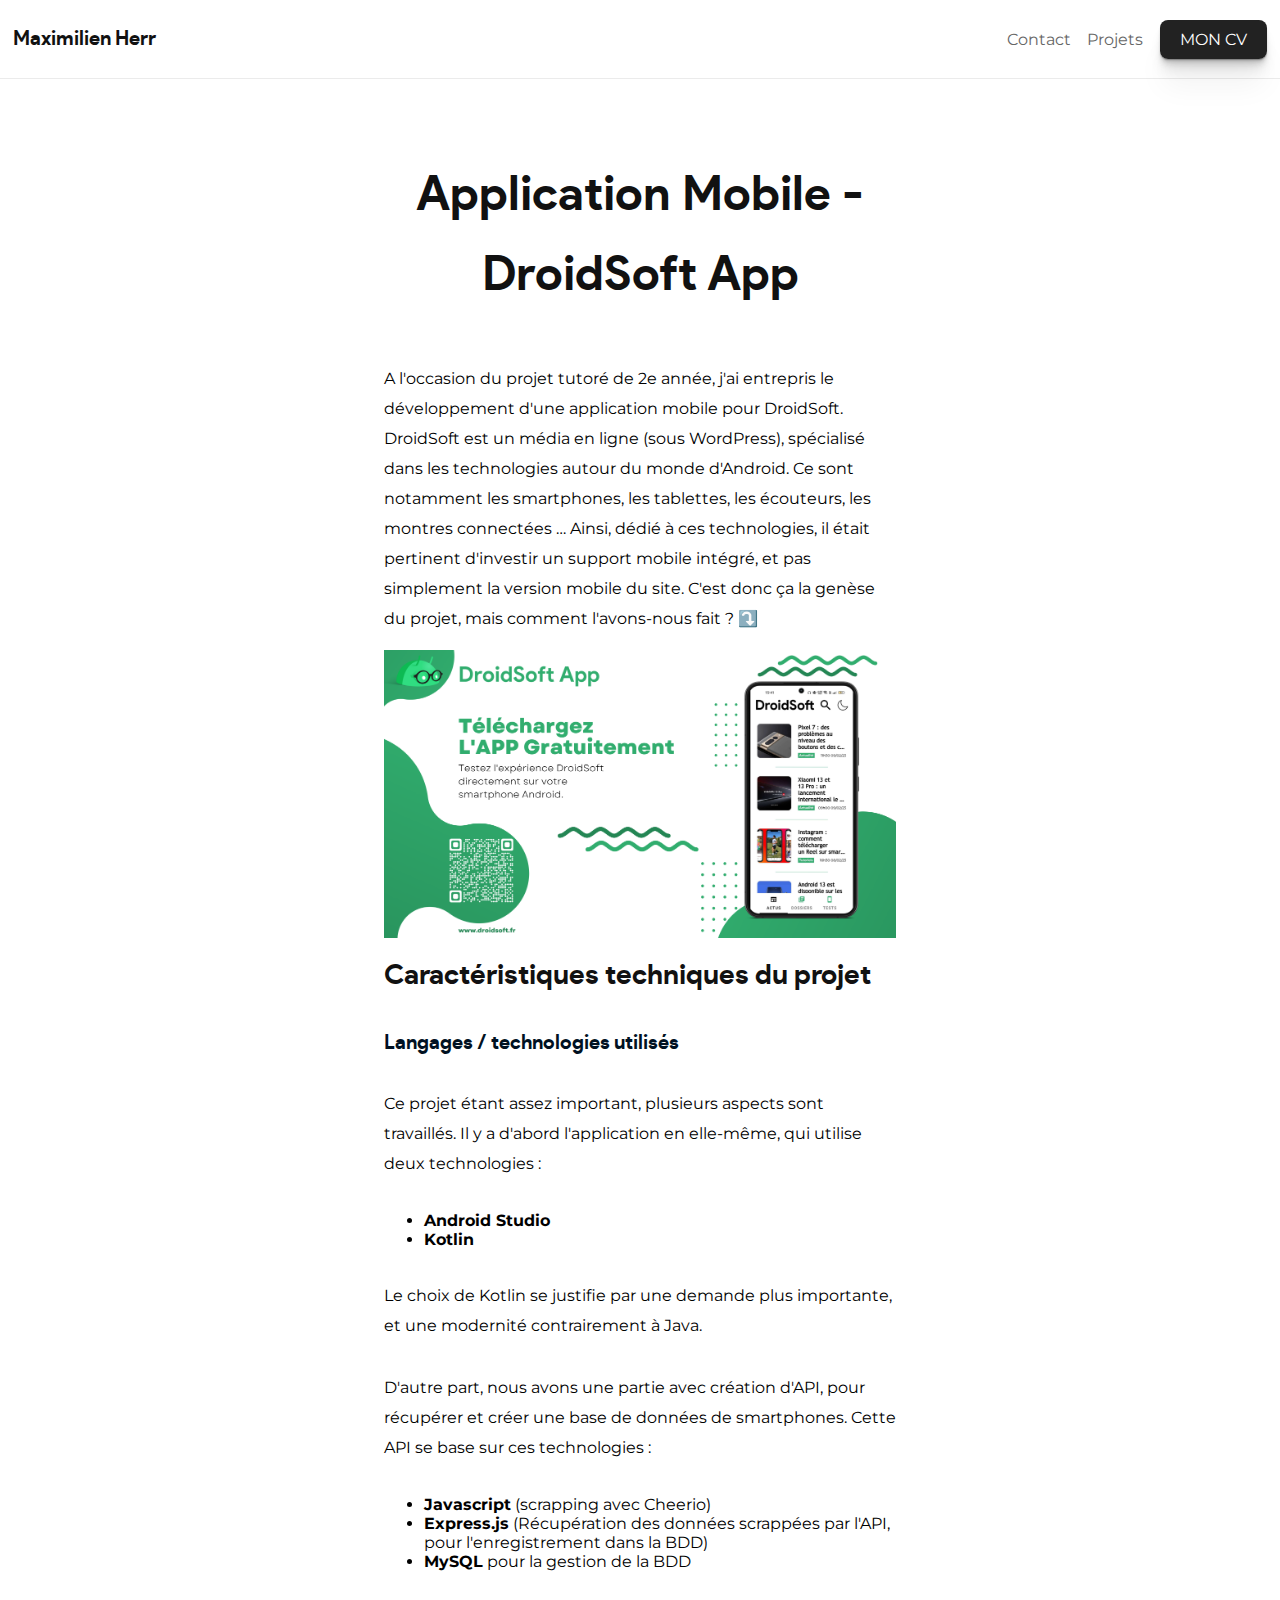
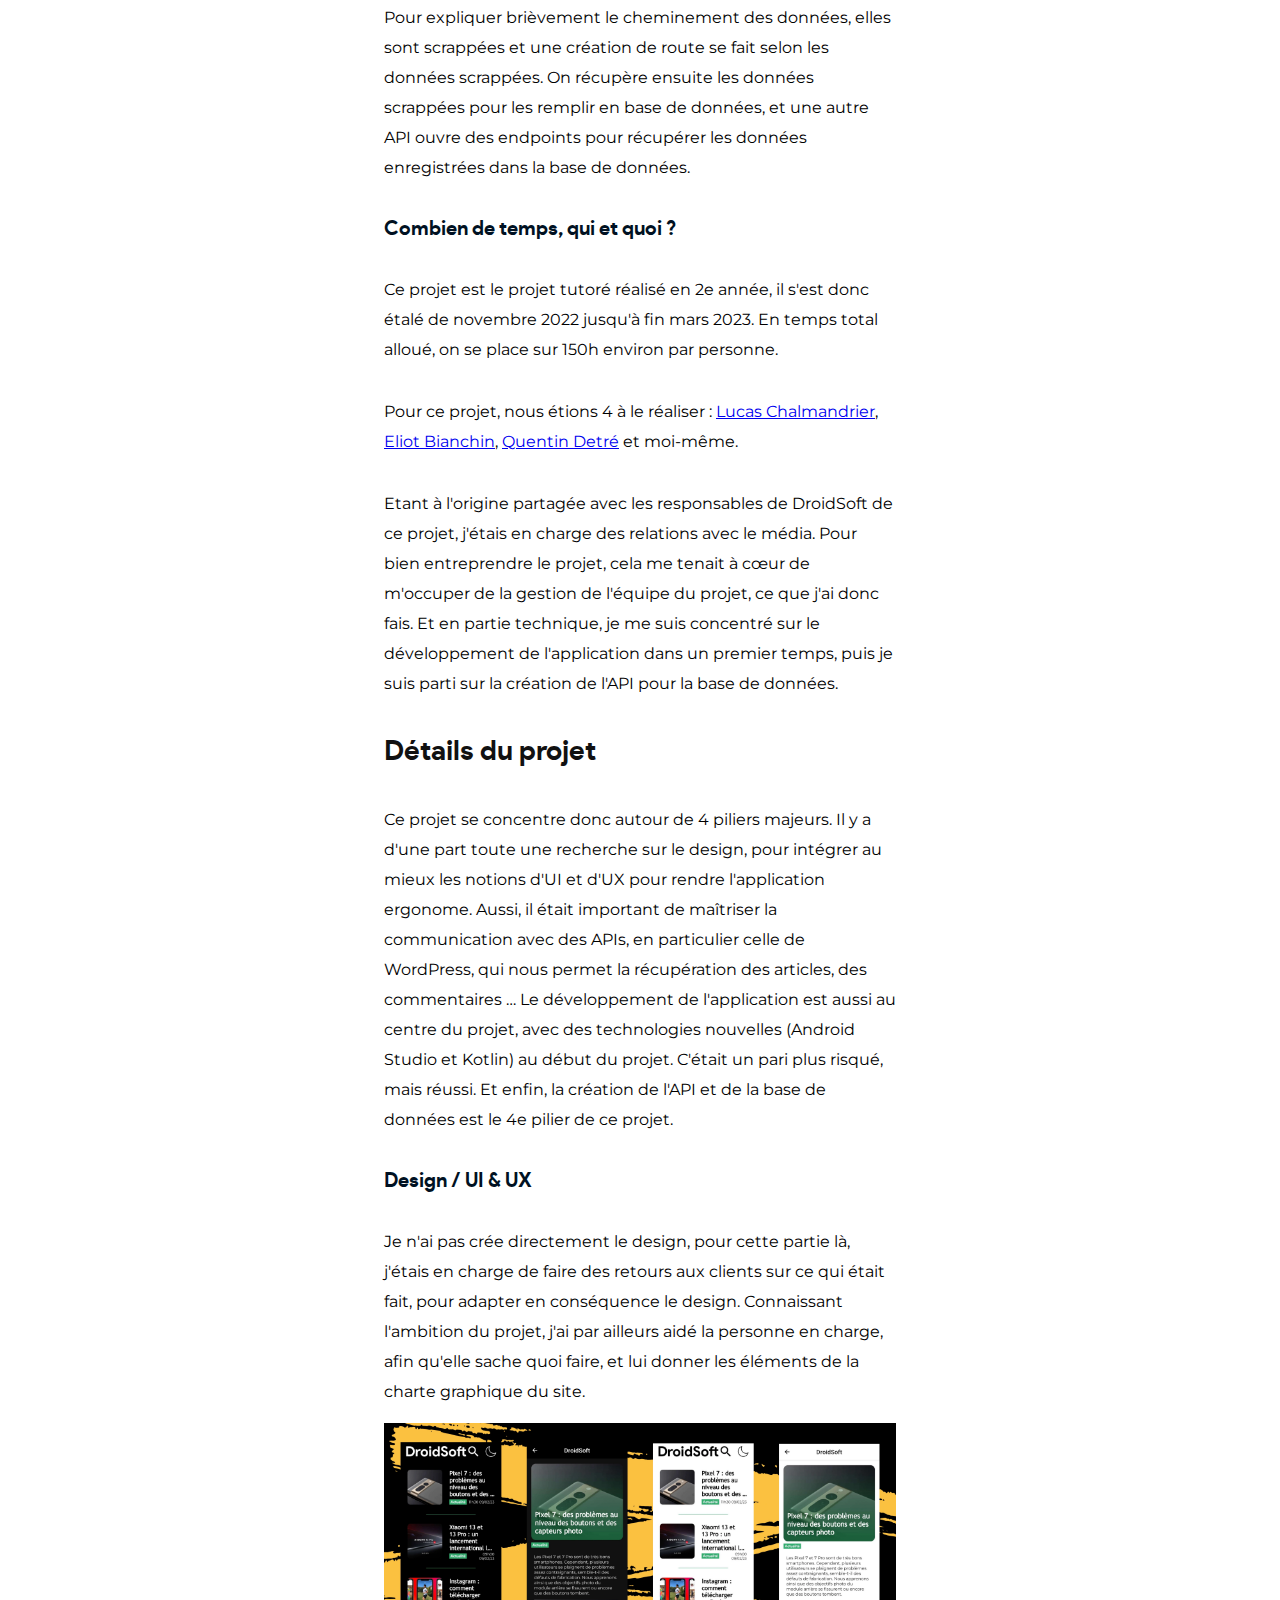
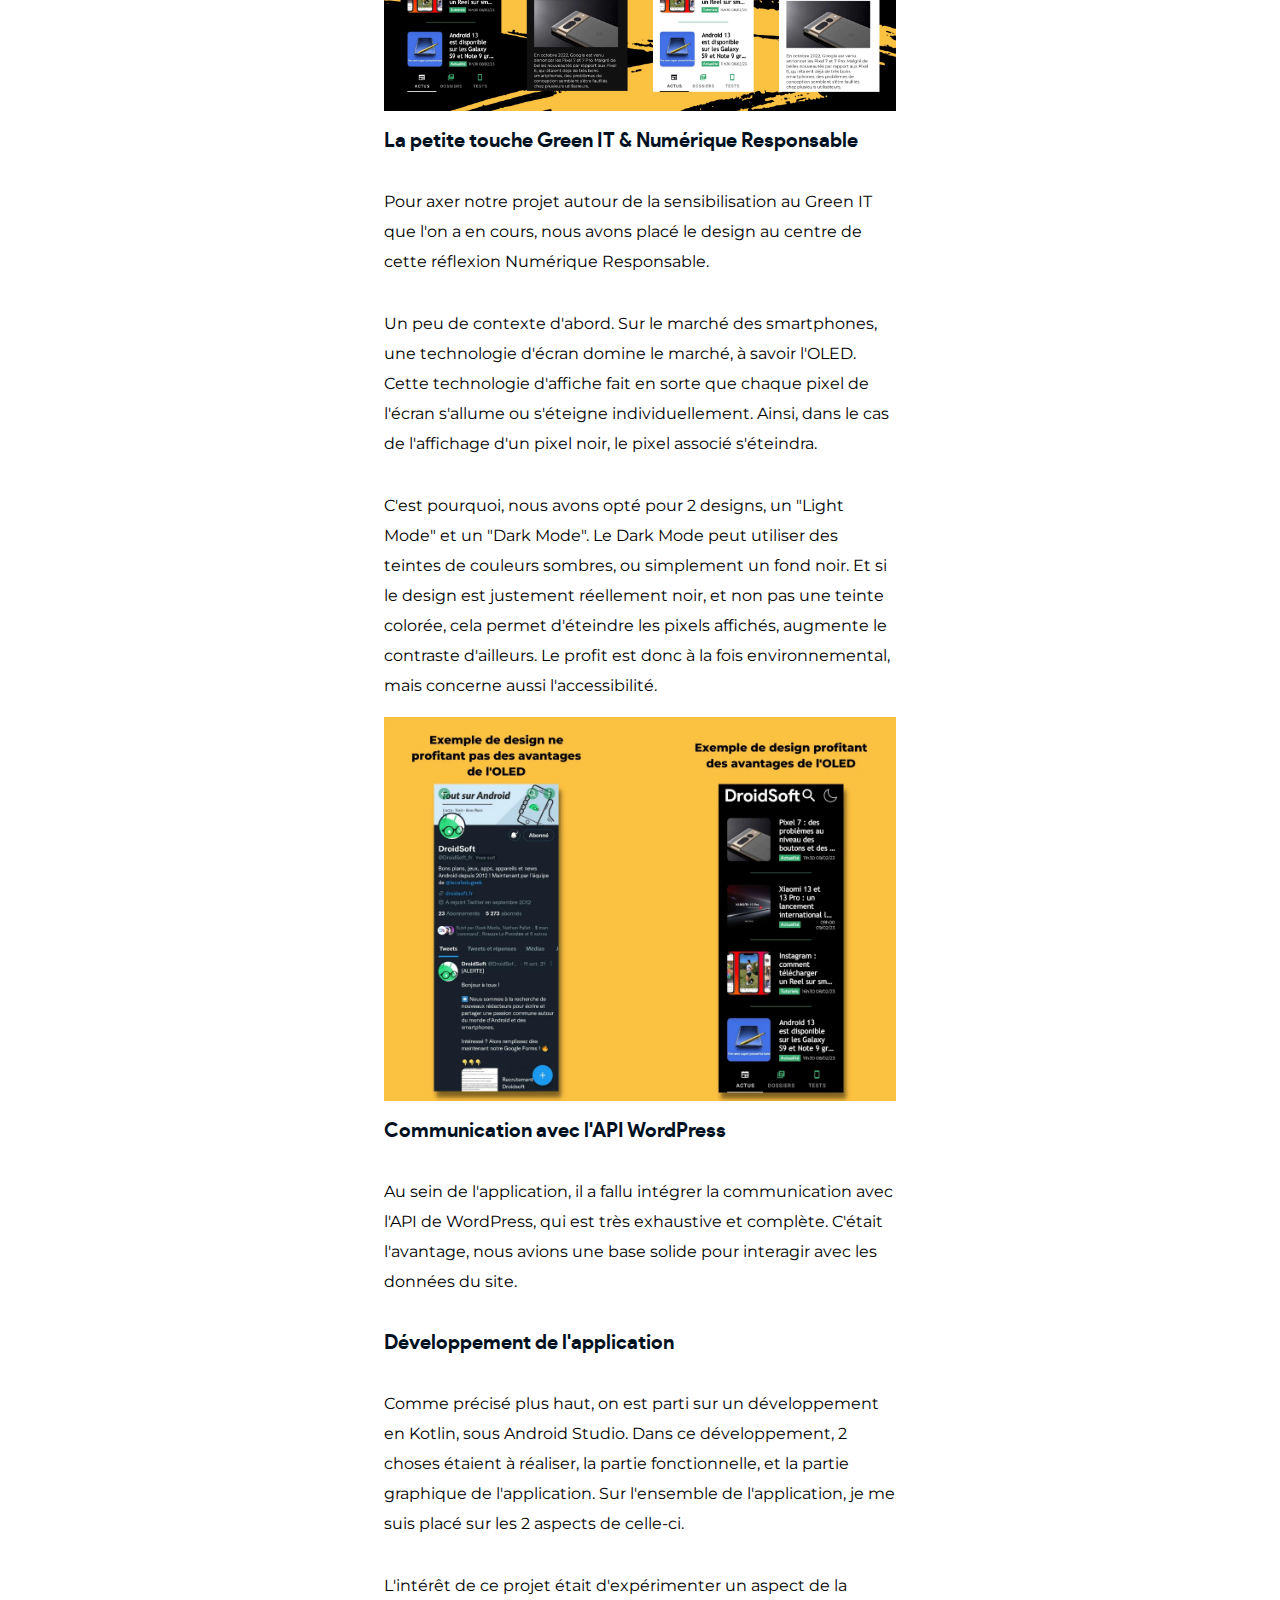
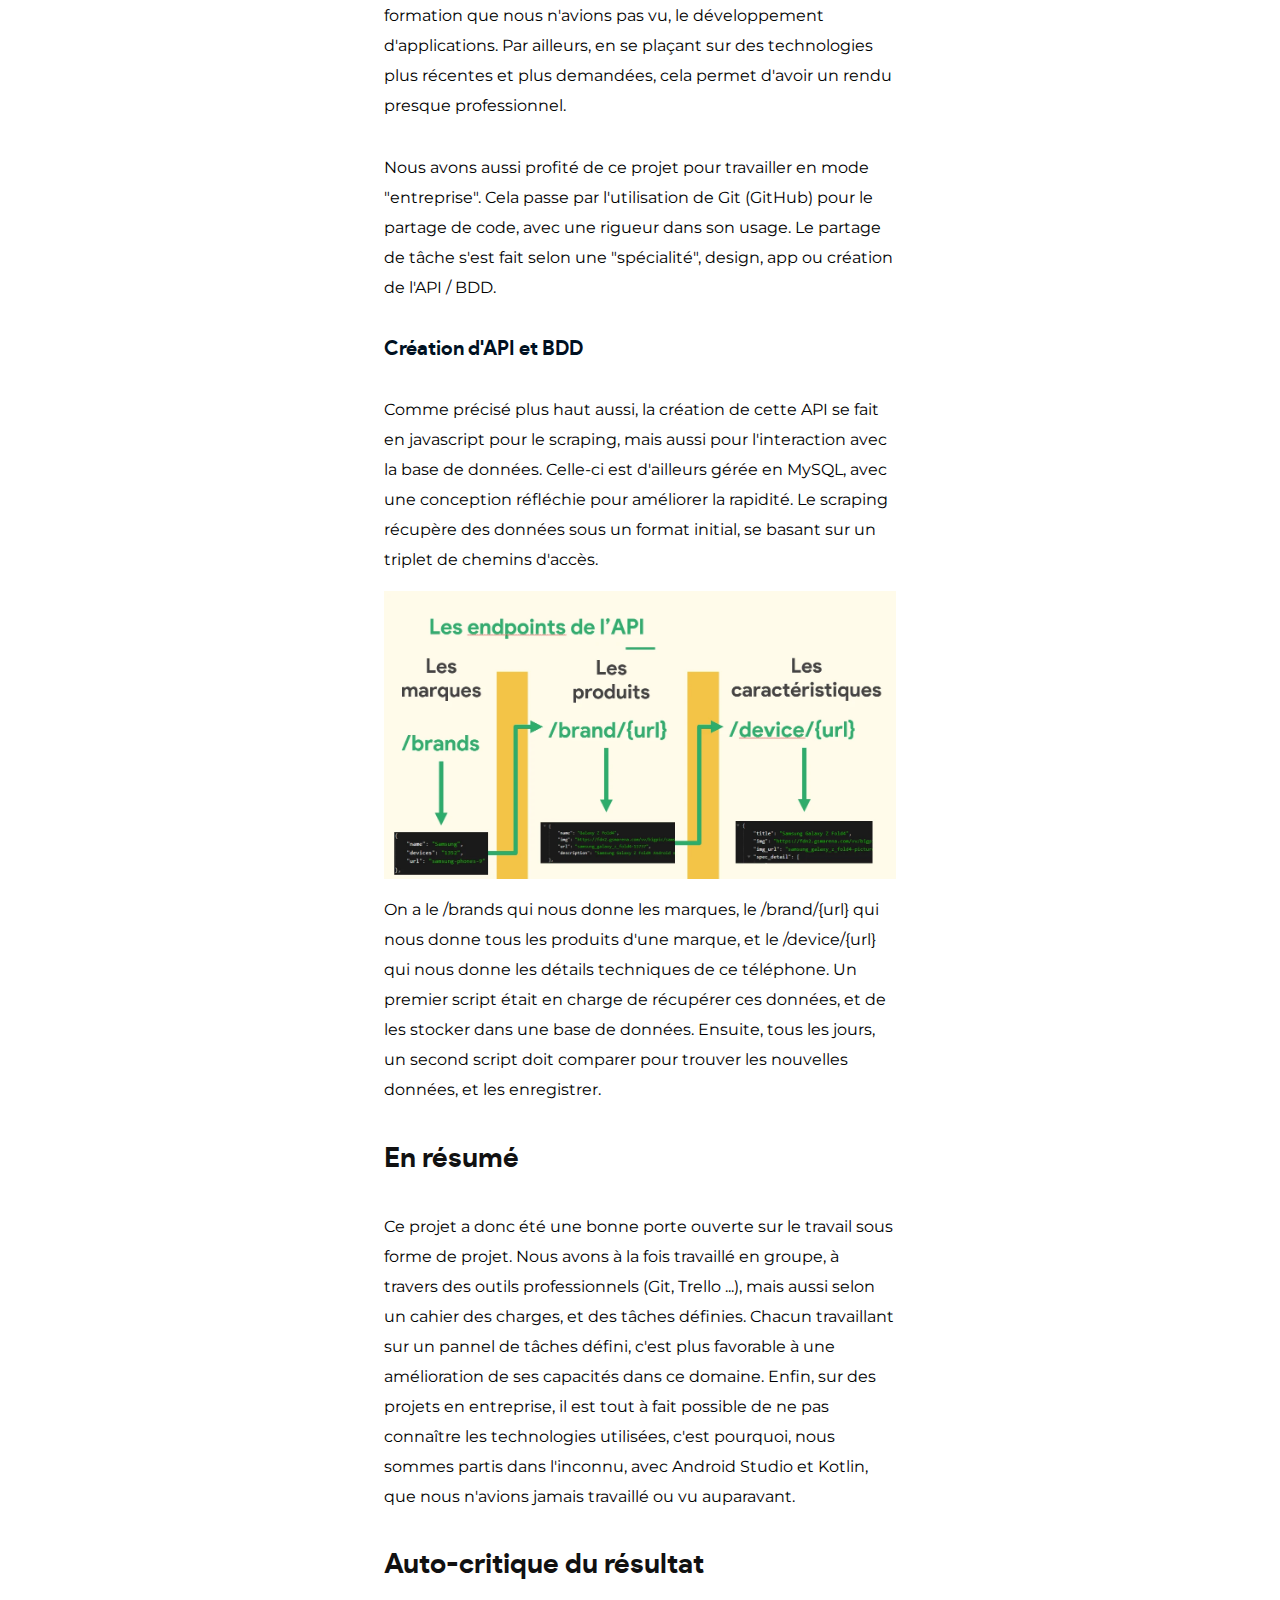
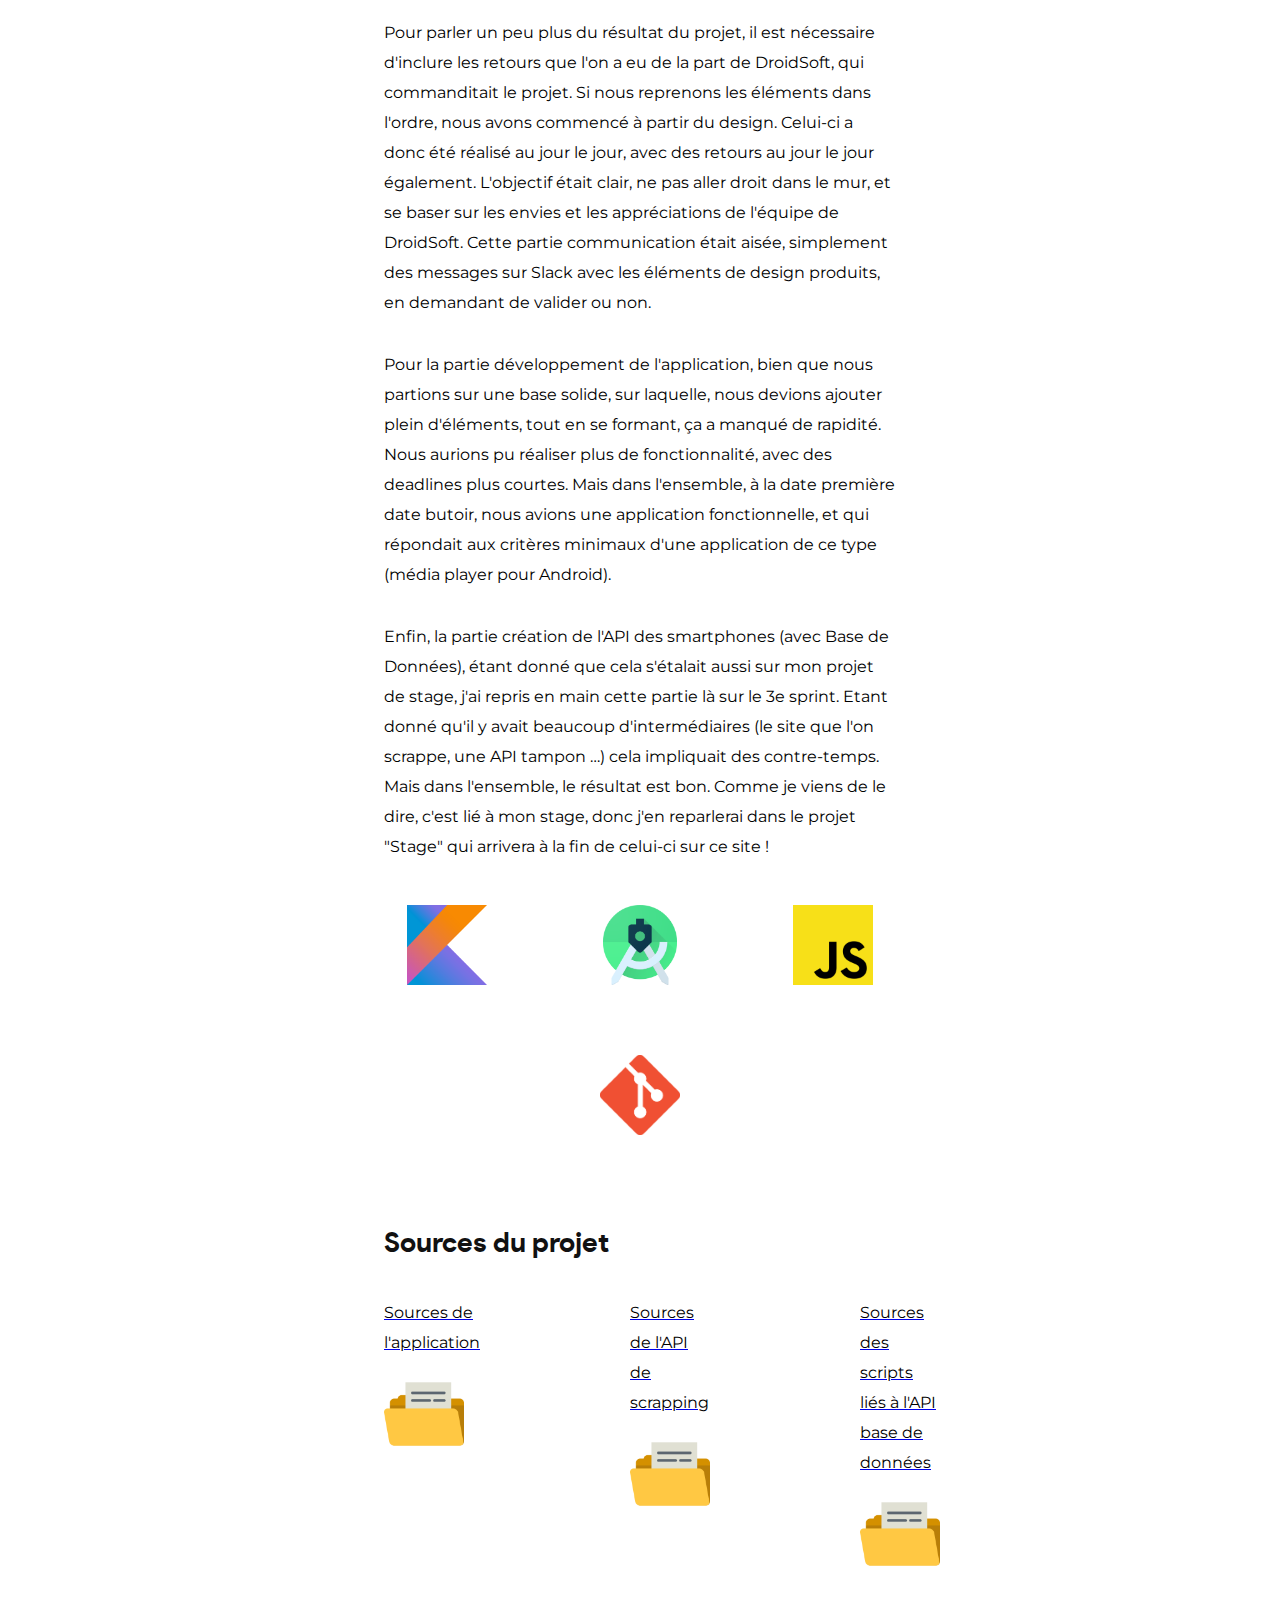
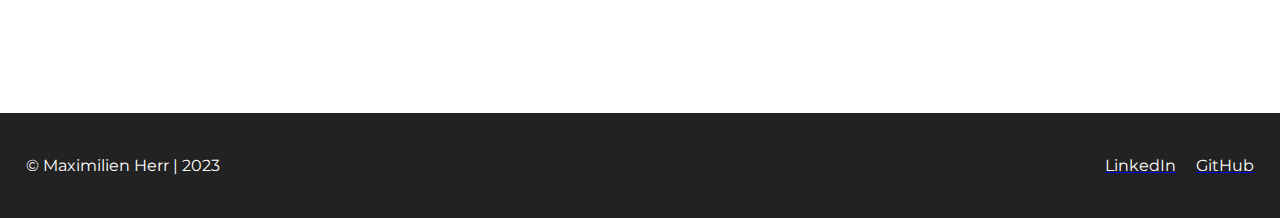
<file: projets/droidsoft-app/index.html>
<!DOCTYPE html>
<html lang="en">

<head>
    <meta charset="UTF-8">
    <meta http-equiv="X-UA-Compatible" content="IE=edge">
    <meta name="viewport" content="width=device-width, initial-scale=1.0">
    <link rel="stylesheet" href="../../Product Sans/stylesheet.css">
    <link rel="stylesheet" href="../../style.css">
    <link rel="stylesheet" href="../ProjectStyle.css">
    <title>Maximilien Herr - DroidSoft App</title>
</head>

<body>
    <section class="header">
        <a href="https://maximilienherr.fr">
            <p>Maximilien Herr</p>
        </a>
        <div>
            <a href="../../contact/">Contact</a>
            <a href="../../projets">Projets</a>
            <a href="../../cv" class="button">MON CV</a>
        </div>
    </section>

    <section class="content">
        <h1>Application Mobile - DroidSoft App</h1>
        <p>A l'occasion du projet tutoré de 2e année, j'ai entrepris le développement d'une application mobile pour
            DroidSoft. DroidSoft est un média en ligne (sous WordPress), spécialisé dans les technologies autour du
            monde d'Android. Ce sont notamment les smartphones, les tablettes, les écouteurs, les montres connectées …
            Ainsi, dédié à ces technologies, il était pertinent d'investir un support mobile intégré, et pas simplement
            la version mobile du site. C'est donc ça la genèse du projet, mais comment l'avons-nous fait ? ⤵️
        </p>
        <img src="../../Images/droidsoft_app_horizontal.png" alt="Logo DroidSoft App">
        <h2>Caractéristiques techniques du projet</h2>
        <h3>Langages / technologies utilisés</h3>
        <p>Ce projet étant assez important, plusieurs aspects sont travaillés. Il y a d'abord l'application en
            elle-même, qui utilise deux technologies :</p>
        <ul>
            <li><b>Android Studio</b></li>
            <li><b>Kotlin</b></li>
        </ul>
        <p>Le choix de Kotlin se justifie par une demande plus importante, et une modernité contrairement à Java.</p>
        <p>D'autre part, nous avons une partie avec création d'API, pour récupérer et créer une base de données de
            smartphones. Cette API se base sur ces technologies :
        </p>
        <ul>
            <li><b>Javascript</b> (scrapping avec Cheerio)</li>
            <li><b>Express.js</b> (Récupération des données scrappées par l'API, pour l'enregistrement dans la BDD)</li>
            <li><b>MySQL</b> pour la gestion de la BDD</li>
        </ul>
        <p>Pour expliquer brièvement le cheminement des données, elles sont scrappées et une création de route se fait
            selon les données scrappées. On récupère ensuite les données scrappées pour les remplir en base de données,
            et une autre API ouvre des endpoints pour récupérer les données enregistrées dans la base de données.</p>
        <h3>Combien de temps, qui et quoi ?</h3>
        <p>Ce projet est le projet tutoré réalisé en 2e année, il s'est donc étalé de novembre 2022 jusqu'à fin mars
            2023. En temps total alloué, on se place sur 150h environ par personne.
        </p>
        <p>Pour ce projet, nous étions 4 à le réaliser :
            <a href="https://www.linkedin.com/in/lucas-chalmandrier/" target="_blank" rel="noopener">Lucas Chalmandrier</a>,
            <a href="https://www.linkedin.com/in/eliot-bianchin/" target="_blank" rel="noopener">Eliot Bianchin</a>,
            <a href="https://www.linkedin.com/in/quentin-detr%C3%A9/" target="_blank" rel="noopener"> Quentin Detré</a> et moi-même.
        </p>
        <p>Etant à l'origine partagée avec les responsables de DroidSoft de ce projet, j'étais en charge des relations
            avec le média. Pour bien entreprendre le projet, cela me tenait à cœur de m'occuper de la gestion de
            l'équipe du projet, ce que j'ai donc fais. Et en partie technique, je me suis concentré sur le développement
            de l'application dans un premier temps, puis je suis parti sur la création de l'API pour la base de données.
        </p>
        <h2>Détails du projet</h2>
        <p>Ce projet se concentre donc autour de 4 piliers majeurs. Il y a d'une part toute une recherche sur le design,
            pour intégrer au mieux les notions d'UI et d'UX pour rendre l'application ergonome. Aussi, il était
            important de maîtriser la communication avec des APIs, en particulier celle de WordPress, qui nous permet la
            récupération des articles, des commentaires … Le développement de l'application est aussi au centre du
            projet, avec des technologies nouvelles (Android Studio et Kotlin) au début du projet. C'était un pari plus
            risqué, mais réussi. Et enfin, la création de l'API et de la base de données est le 4e pilier de ce projet.
        </p>
        <h3>Design / UI & UX</h3>
        <p>Je n'ai pas crée directement le design, pour cette partie là, j'étais en charge de faire des retours aux
            clients sur ce qui était fait, pour adapter en conséquence le design. Connaissant l'ambition du projet, j'ai
            par ailleurs aidé la personne en charge, afin qu'elle sache quoi faire, et lui donner les éléments de la
            charte graphique du site.</p>
        <img src="../../Images/design.webp" alt="design DroidSoft App">
        <h3>La petite touche Green IT & Numérique Responsable
        </h3>
        <p>Pour axer notre projet autour de la sensibilisation au Green IT que l'on a en cours, nous avons placé le
            design au centre de cette réflexion Numérique Responsable.
        </p>
        <p>Un peu de contexte d'abord. Sur le marché des smartphones, une technologie d'écran domine le marché, à savoir
            l'OLED. Cette technologie d'affiche fait en sorte que chaque pixel de l'écran s'allume ou s'éteigne
            individuellement. Ainsi, dans le cas de l'affichage d'un pixel noir, le pixel associé s'éteindra.
        </p>
        <p>C'est pourquoi, nous avons opté pour 2 designs, un "Light Mode" et un "Dark Mode". Le Dark Mode peut utiliser
            des teintes de couleurs sombres, ou simplement un fond noir. Et si le design est justement réellement noir,
            et non pas une teinte colorée, cela permet d'éteindre les pixels affichés, augmente le contraste d'ailleurs.
            Le profit est donc à la fois environnemental, mais concerne aussi l'accessibilité.
        </p>
        <img src="../../Images/design OLED.webp" alt="Oled design vs Not Oled design">
        <h3>Communication avec l'API WordPress
        </h3>
        <p>Au sein de l'application, il a fallu intégrer la communication avec l'API de WordPress, qui est très
            exhaustive et complète. C'était l'avantage, nous avions une base solide pour interagir avec les données du
            site.
        </p>
        <h3>Développement de l'application
        </h3>
        <p>Comme précisé plus haut, on est parti sur un développement en Kotlin, sous Android Studio. Dans ce
            développement, 2 choses étaient à réaliser, la partie fonctionnelle, et la partie graphique de
            l'application. Sur l'ensemble de l'application, je me suis placé sur les 2 aspects de celle-ci.
        </p>
        <p>L'intérêt de ce projet était d'expérimenter un aspect de la formation que nous n'avions pas vu, le
            développement d'applications. Par ailleurs, en se plaçant sur des technologies plus récentes et plus
            demandées, cela permet d'avoir un rendu presque professionnel.
        </p>
        <p>Nous avons aussi profité de ce projet pour travailler en mode "entreprise". Cela passe par l'utilisation de
            Git (GitHub) pour le partage de code, avec une rigueur dans son usage. Le partage de tâche s'est fait selon
            une "spécialité", design, app ou création de l'API / BDD.
        </p>
        <h3>Création d'API et BDD
        </h3>
        <p>Comme précisé plus haut aussi, la création de cette API se fait en javascript pour le scraping, mais aussi
            pour l'interaction avec la base de données. Celle-ci est d'ailleurs gérée en MySQL, avec une conception
            réfléchie pour améliorer la rapidité. Le scraping récupère des données sous un format initial, se basant sur
            un triplet de chemins d'accès.
        </p>
        <img src="../../Images/endpoints.webp" alt="endpoints">
        <p>On a le /brands qui nous donne les marques, le /brand/{url} qui nous donne tous les produits d'une marque, et
            le /device/{url} qui nous donne les détails techniques de ce téléphone. Un premier script était en charge de
            récupérer ces données, et de les stocker dans une base de données. Ensuite, tous les jours, un second script
            doit comparer pour trouver les nouvelles données, et les enregistrer.
        </p>
        <h2>En résumé</h2>
        <p>Ce projet a donc été une bonne porte ouverte sur le travail sous forme de projet. Nous avons à la fois
            travaillé en groupe, à travers des outils professionnels (Git, Trello ...), mais aussi selon un cahier des
            charges, et des tâches définies. Chacun travaillant sur un pannel de tâches défini, c'est plus favorable à
            une amélioration de ses capacités dans ce domaine. Enfin, sur des projets en entreprise, il est tout à fait
            possible de ne pas connaître les technologies utilisées, c'est pourquoi, nous sommes partis dans l'inconnu,
            avec Android Studio et Kotlin, que nous n'avions jamais travaillé ou vu auparavant.</p>
        <h2>Auto-critique du résultat
        </h2>
        <p>Pour parler un peu plus du résultat du projet, il est nécessaire d'inclure les retours que l'on a eu de la
            part de DroidSoft, qui commanditait le projet. Si nous reprenons les éléments dans l'ordre, nous avons
            commencé à partir du design. Celui-ci a donc été réalisé au jour le jour, avec des retours au jour le jour
            également. L'objectif était clair, ne pas aller droit dans le mur, et se baser sur les envies et les
            appréciations de l'équipe de DroidSoft. Cette partie communication était aisée, simplement des messages sur
            Slack avec les éléments de design produits, en demandant de valider ou non.
        </p>
        <p>Pour la partie développement de l'application, bien que nous partions sur une base solide, sur laquelle, nous
            devions ajouter plein d'éléments, tout en se formant, ça a manqué de rapidité. Nous aurions pu réaliser plus
            de fonctionnalité, avec des deadlines plus courtes. Mais dans l'ensemble, à la date première date butoir,
            nous avions une application fonctionnelle, et qui répondait aux critères minimaux d'une application de ce
            type (média player pour Android).
        </p>
        <p>Enfin, la partie création de l'API des smartphones (avec Base de Données), étant donné que cela s'étalait
            aussi sur mon projet de stage, j'ai repris en main cette partie là sur le 3e sprint. Etant donné qu'il y
            avait beaucoup d'intermédiaires (le site que l'on scrappe, une API tampon …) cela impliquait des
            contre-temps. Mais dans l'ensemble, le résultat est bon. Comme je viens de le dire, c'est lié à mon stage,
            donc j'en reparlerai dans le projet "Stage" qui arrivera à la fin de celui-ci sur ce site !
        </p>

        <div class="logos">
            <img src="../../Logos/Dev Logiciels/Kotlin.png" alt="kotlin" class="logo">
            <img src="../../Logos/Dev Logiciels/AndroidStudio.png" alt="AndroidStudio" class="logo">
            <img src="../../Logos/Dev Web/JavaScript.png" alt="JavaScript" class="logo">
            <img src="../../Logos/git.png" alt="Git" class="logo">
        </div>
        <h2>Sources du projet</h2>
        <div class="sources">
            <a href="https://github.com/MaximilienHe/DroidApp" target="_blank" rel="noopener">
                <p>Sources de l'application</p>
                <img src="../../Logos/logo-sources-projet.png" alt="Sources du projet" class="logo">
            </a>
            <a href="https://github.com/MaximilienHe/DroidApp" target="_blank" rel="noopener">
                <p>Sources de l'API de scrapping</p>
                <img src="../../Logos/logo-sources-projet.png" alt="Sources du projet" class="logo">
            </a>
            <a href="https://github.com/MaximilienHe/Phone-API-BDD" target="_blank" rel="noopener">
                <p>Sources des scripts liés à l'API base de données</p>
                <img src="../../Logos/logo-sources-projet.png" alt="Sources du projet" class="logo">
            </a>
        </div>
    </section>

    <section class="footer">
        <p>© Maximilien Herr | 2023</p>
        <div class="socials">
            <a href="https://www.linkedin.com/in/maximilien-herr/" target="_blank" rel="noopener">
                <p>LinkedIn</p>
            </a>
            <a href="https://github.com/MaximilienHe" target="_blank" rel="noopener">
                <p>GitHub</p>
            </a>
        </div>
    </section>
</body>

</html>
</file>
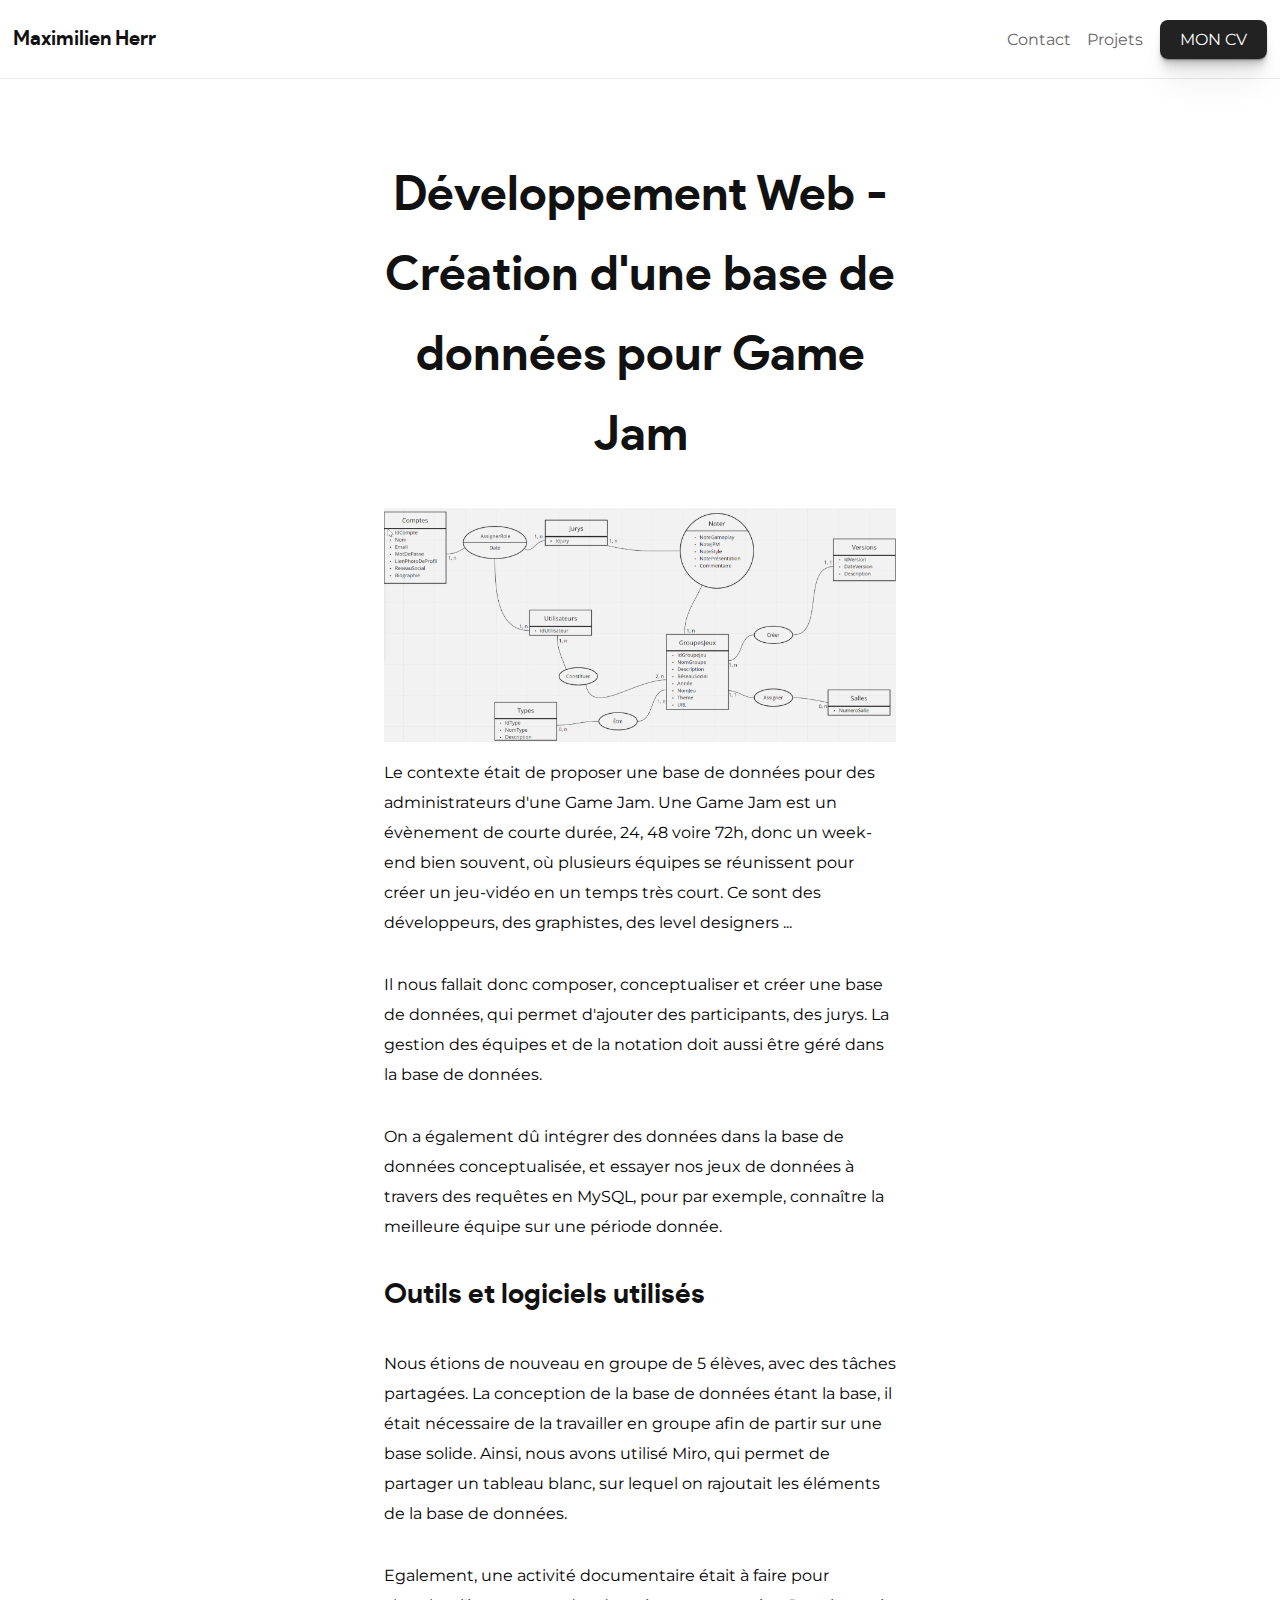
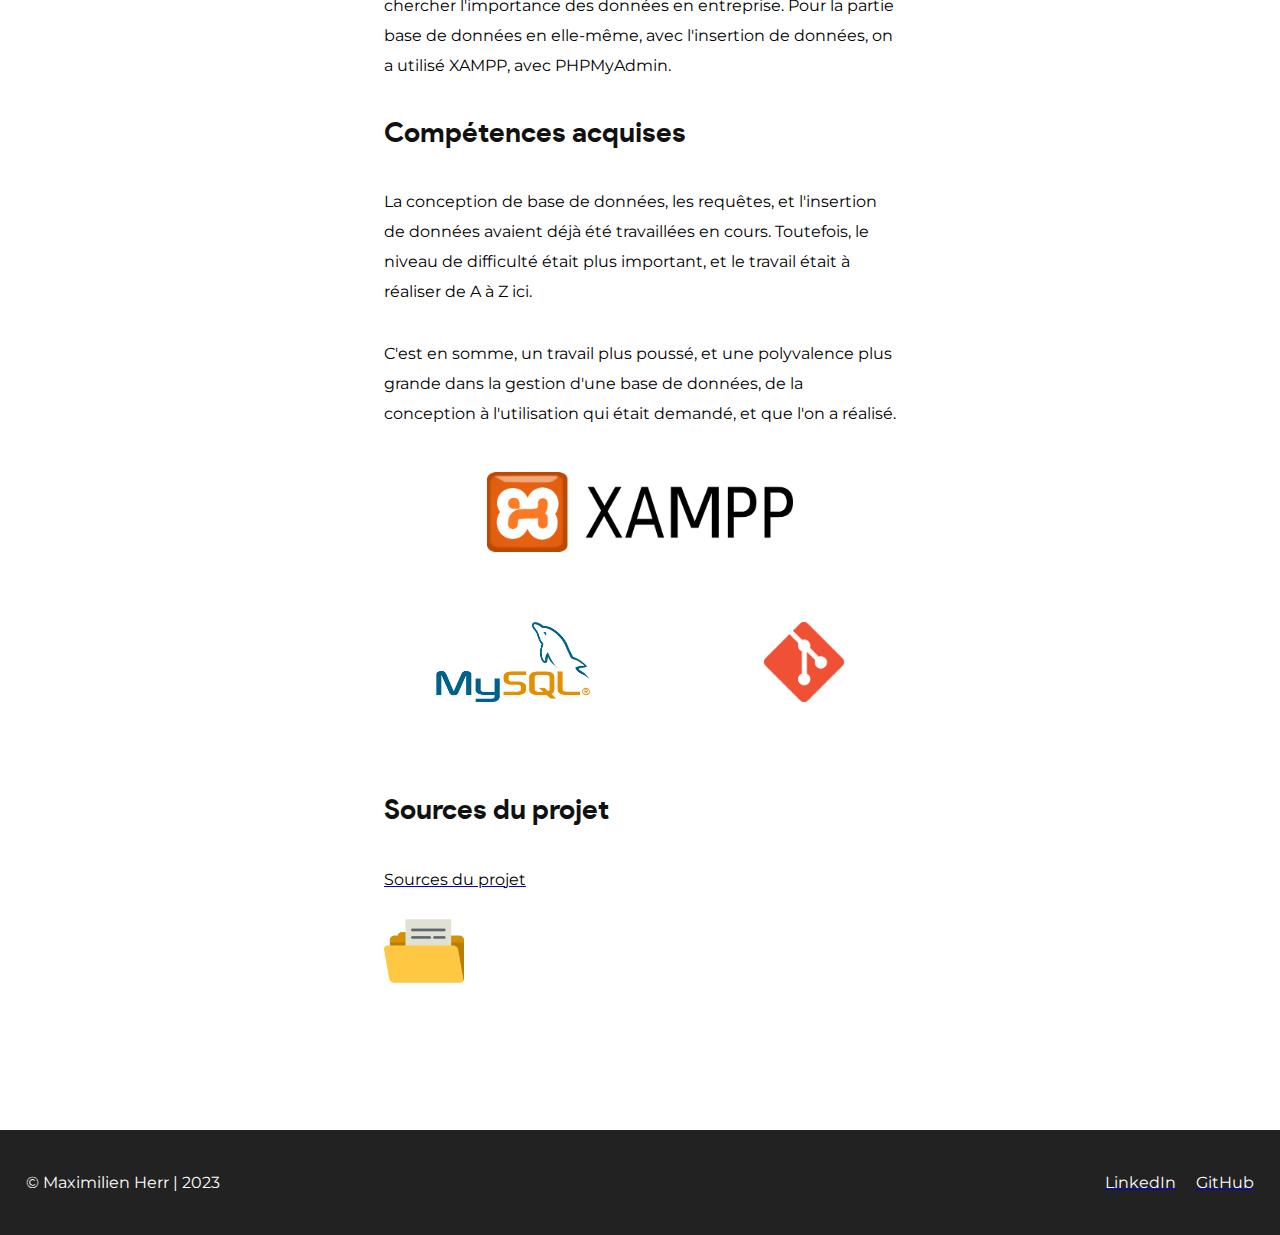
<file: projets/game-jam-bdd/index.html>
<!DOCTYPE html>
<html lang="en">

<head>
    <meta charset="UTF-8">
    <meta http-equiv="X-UA-Compatible" content="IE=edge">
    <meta name="viewport" content="width=device-width, initial-scale=1.0">
    <link rel="stylesheet" href="../../Product Sans/stylesheet.css">
    <link rel="stylesheet" href="../../style.css">
    <link rel="stylesheet" href="../ProjectStyle.css">
    <title>Maximilien Herr - BDD Game Jam</title>
</head>

<body>
    <section class="header">
        <a href="https://maximilienherr.fr">
            <p>Maximilien Herr</p>
        </a>
        <div>
            <a href="../../contact/">Contact</a>
            <a href="../../projets">Projets</a>
            <a href="../../cv" class="button">MON CV</a>
        </div>
    </section>

    <section class="content">
        <h1>Développement Web - Création d'une base de données pour Game Jam</h1>
        <img src="../../Images/base de donnees game jam.png" alt="Image de la base de données Game Jam">
        <p>Le contexte était de proposer une base de données pour des administrateurs d'une Game Jam. Une Game Jam est
            un évènement de courte durée, 24, 48 voire 72h, donc un week-end bien souvent, où plusieurs équipes se
            réunissent pour créer un jeu-vidéo en un temps très court. Ce sont des développeurs, des graphistes, des
            level designers ...
        </p>
        <p>
            Il nous fallait donc composer, conceptualiser et créer une base de données, qui permet d'ajouter des
            participants, des jurys. La gestion des équipes et de la notation doit aussi être géré dans la base de
            données.
        </p>
        <p>
            On a également dû intégrer des données dans la base de données conceptualisée, et essayer nos jeux de
            données à travers des requêtes en MySQL, pour par exemple, connaître la meilleure équipe sur une période
            donnée.
        </p>
        <h2>Outils et logiciels utilisés</h2>
        <p>Nous étions de nouveau en groupe de 5 élèves, avec des tâches partagées. La conception de la base de données
            étant la base, il était nécessaire de la travailler en groupe afin de partir sur une base solide. Ainsi,
            nous avons utilisé Miro, qui permet de partager un tableau blanc, sur lequel on rajoutait les éléments de la
            base de données.
        </p>
        <p>Egalement, une activité documentaire était à faire pour chercher l'importance des données en entreprise. Pour
            la partie base de données en elle-même, avec l'insertion de données, on a utilisé XAMPP, avec PHPMyAdmin.
        </p>
        <h2>Compétences acquises
        </h2>
        <p>La conception de base de données, les requêtes, et l'insertion de données avaient déjà été travaillées en
            cours. Toutefois, le niveau de difficulté était plus important, et le travail était à réaliser de A à Z ici.
        </p>
        <p>
            C'est en somme, un travail plus poussé, et une polyvalence plus grande dans la gestion d'une base de
            données, de la conception à l'utilisation qui était demandé, et que l'on a réalisé.
        </p>
        <div class="logos">
            <img src="../../Logos/Dev Web/XAMPP.png" alt="XAMPP logo" class="logo">
            <img src="../../Logos/Dev Web/MySQL.png" alt="MySQL logo" class="logo">
            <img src="../../Logos/git.png" alt="Git" class="logo">
        </div>
        <h2>Sources du projet</h2>
        <div class="sources">
            <a href="https://github.com/MaximilienHe/Creation-de-BDD-Game-Jam" target="_blank" rel="noopener">
                <p>Sources du projet</p>
                <img src="../../Logos/logo-sources-projet.png" alt="Sources du projet" class="logo">
            </a>
        </div>
    </section>

    <section class="footer">
        <p>© Maximilien Herr | 2023</p>
        <div class="socials">
            <a href="https://www.linkedin.com/in/maximilien-herr/" target="_blank" rel="noopener">
                <p>LinkedIn</p>
            </a>
            <a href="https://github.com/MaximilienHe" target="_blank" rel="noopener">
                <p>GitHub</p>
            </a>
        </div>
    </section>
</body>

</html>
</file>
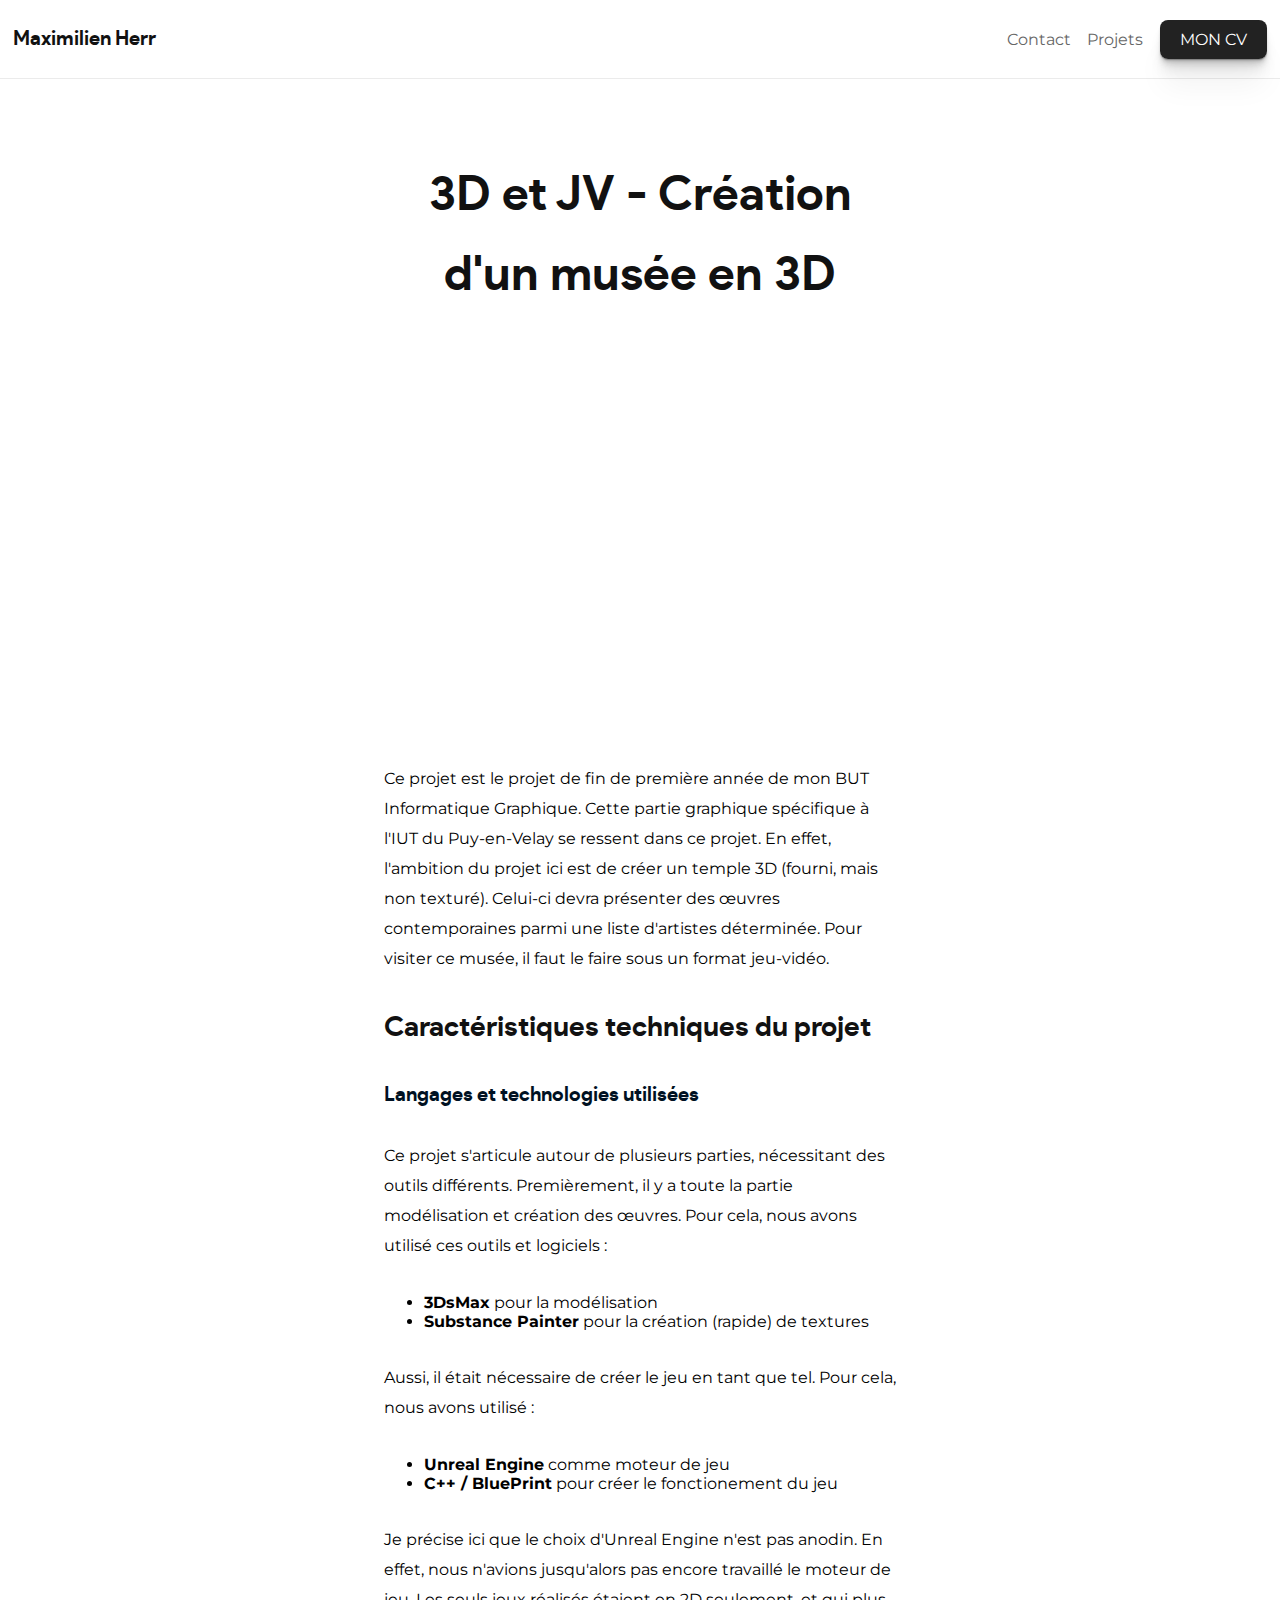
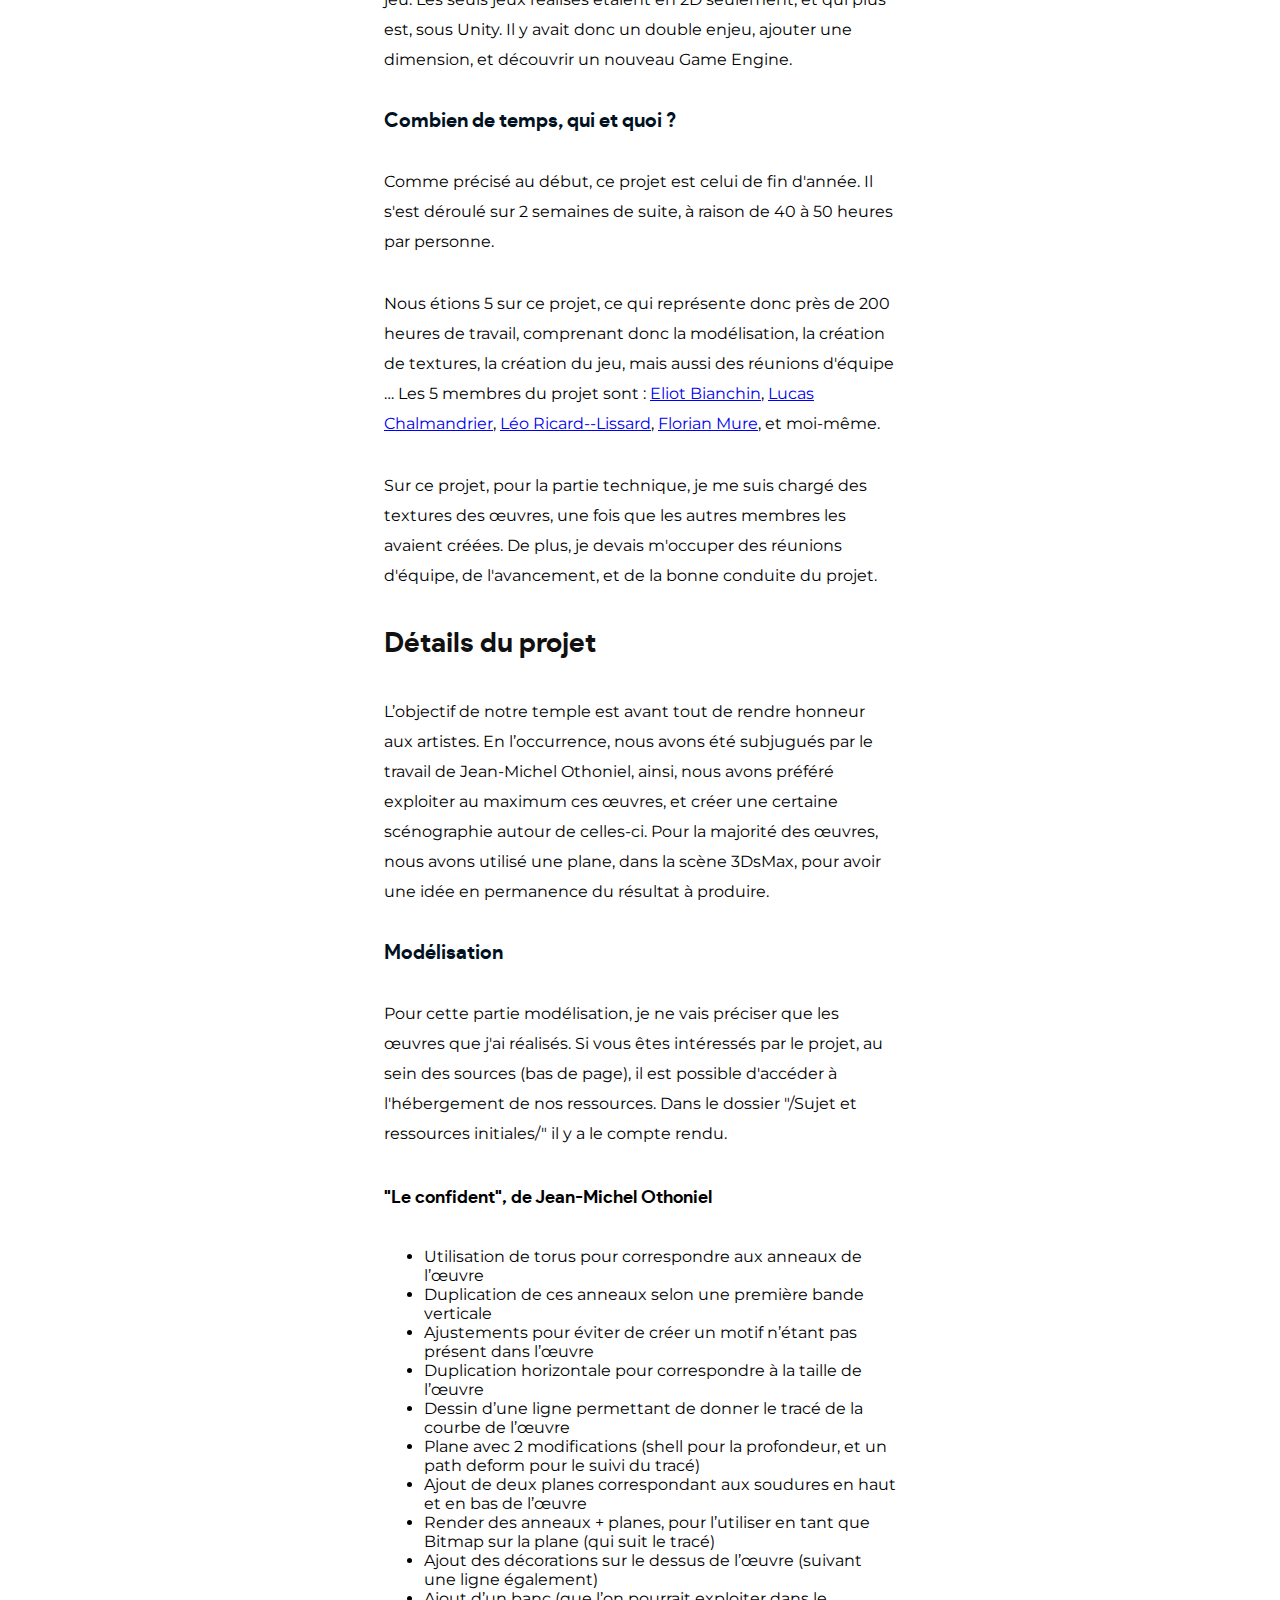
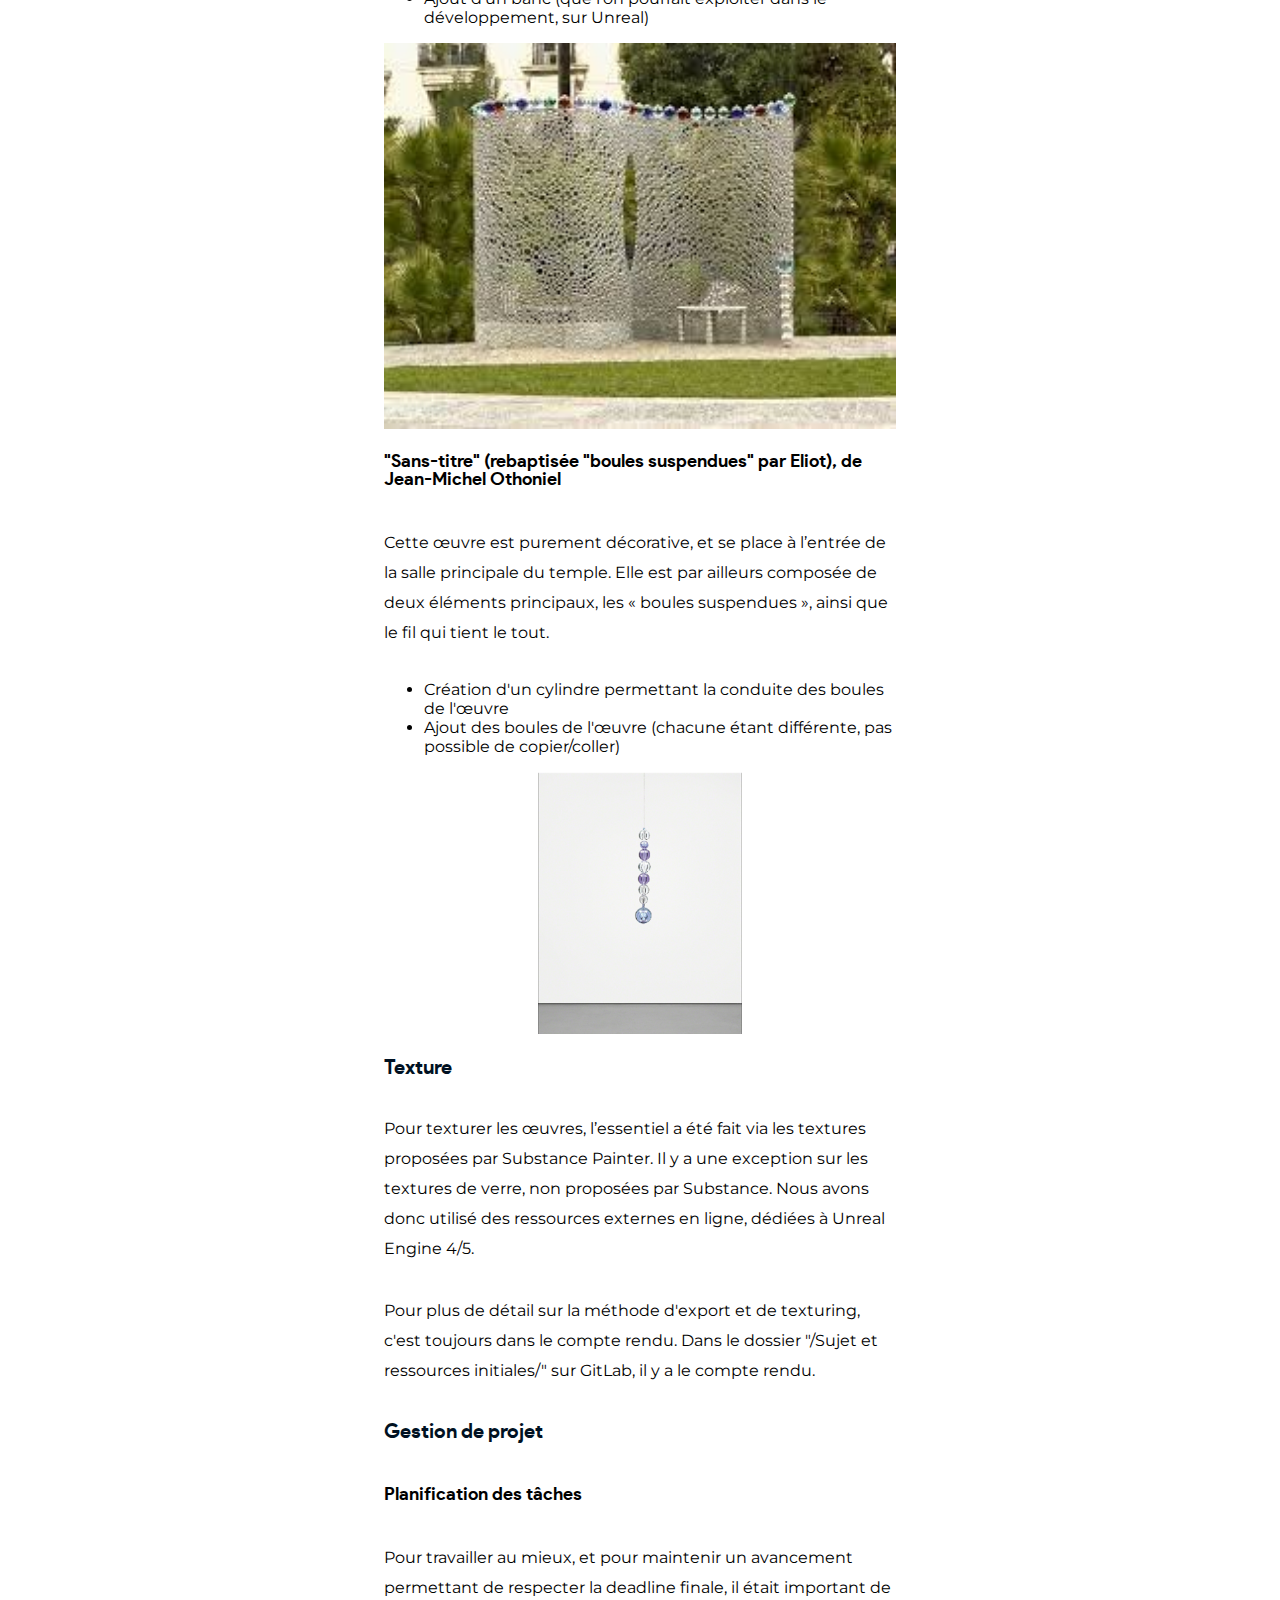
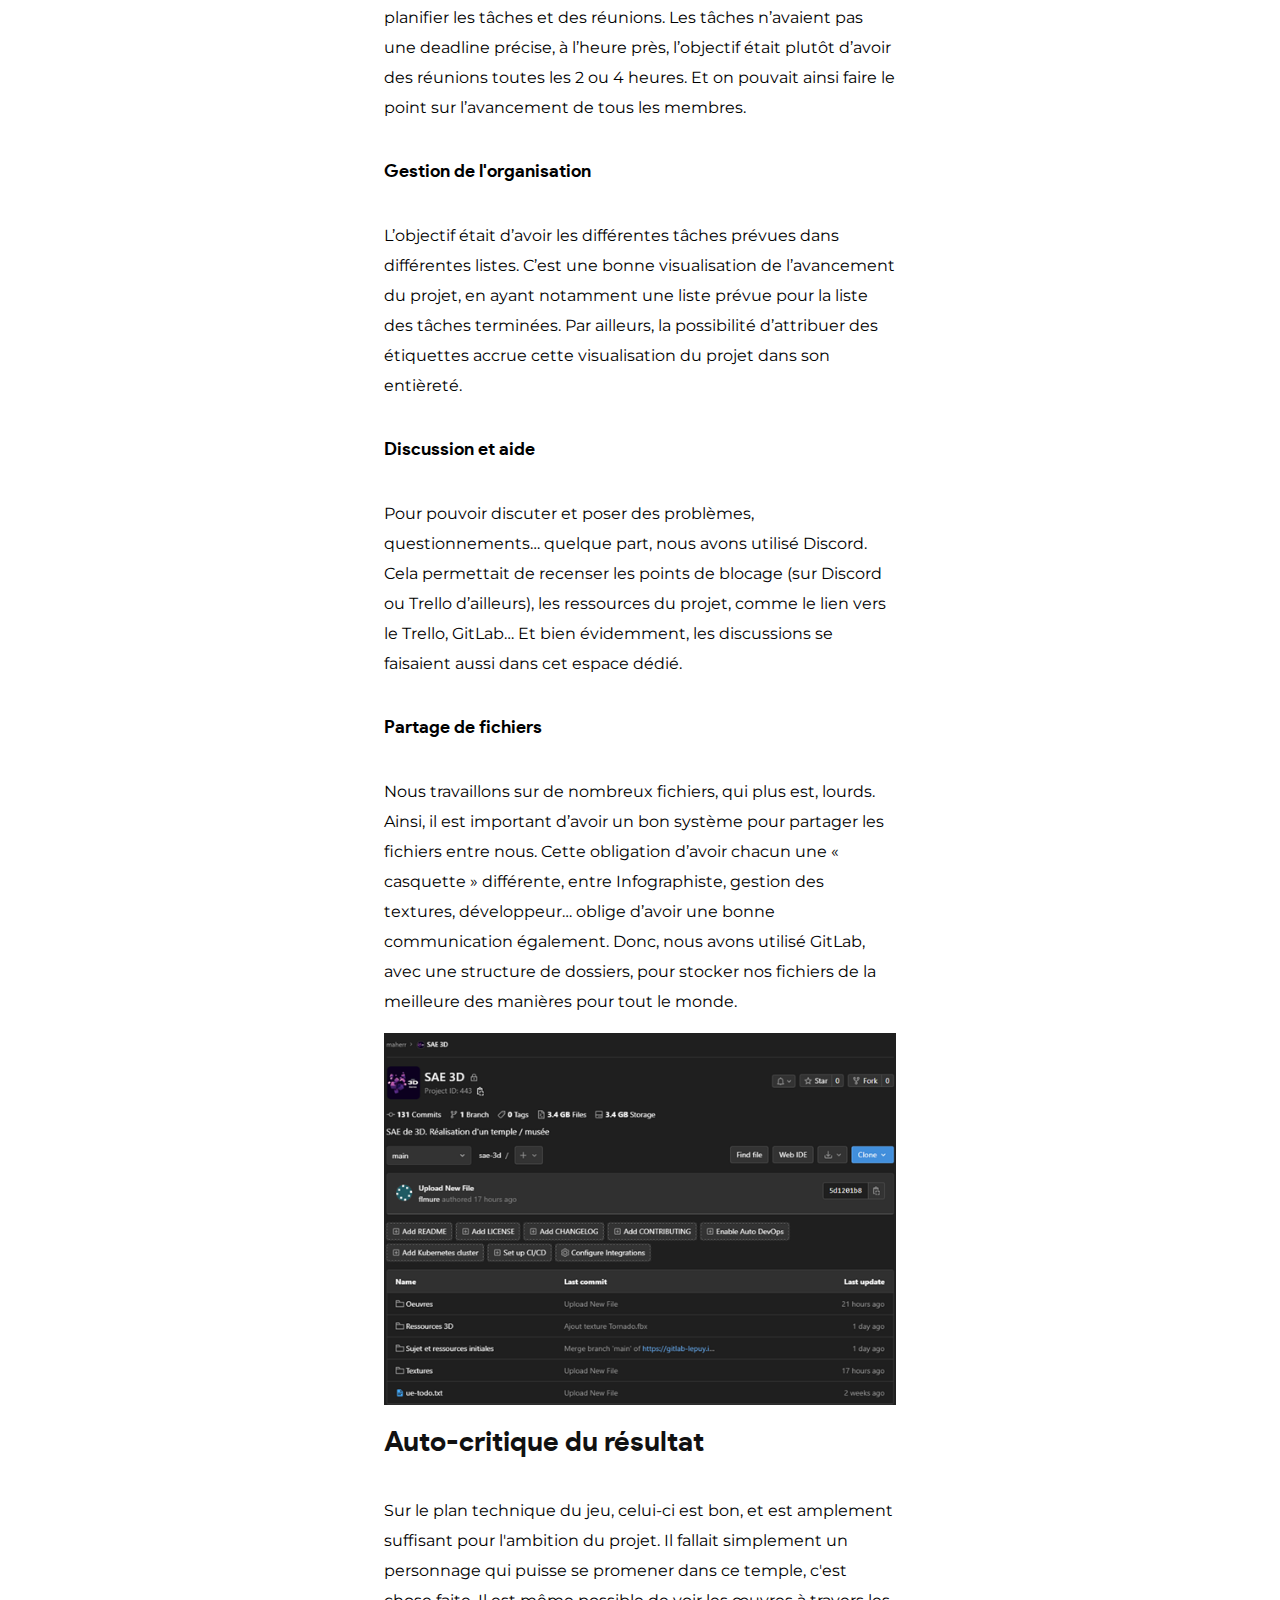
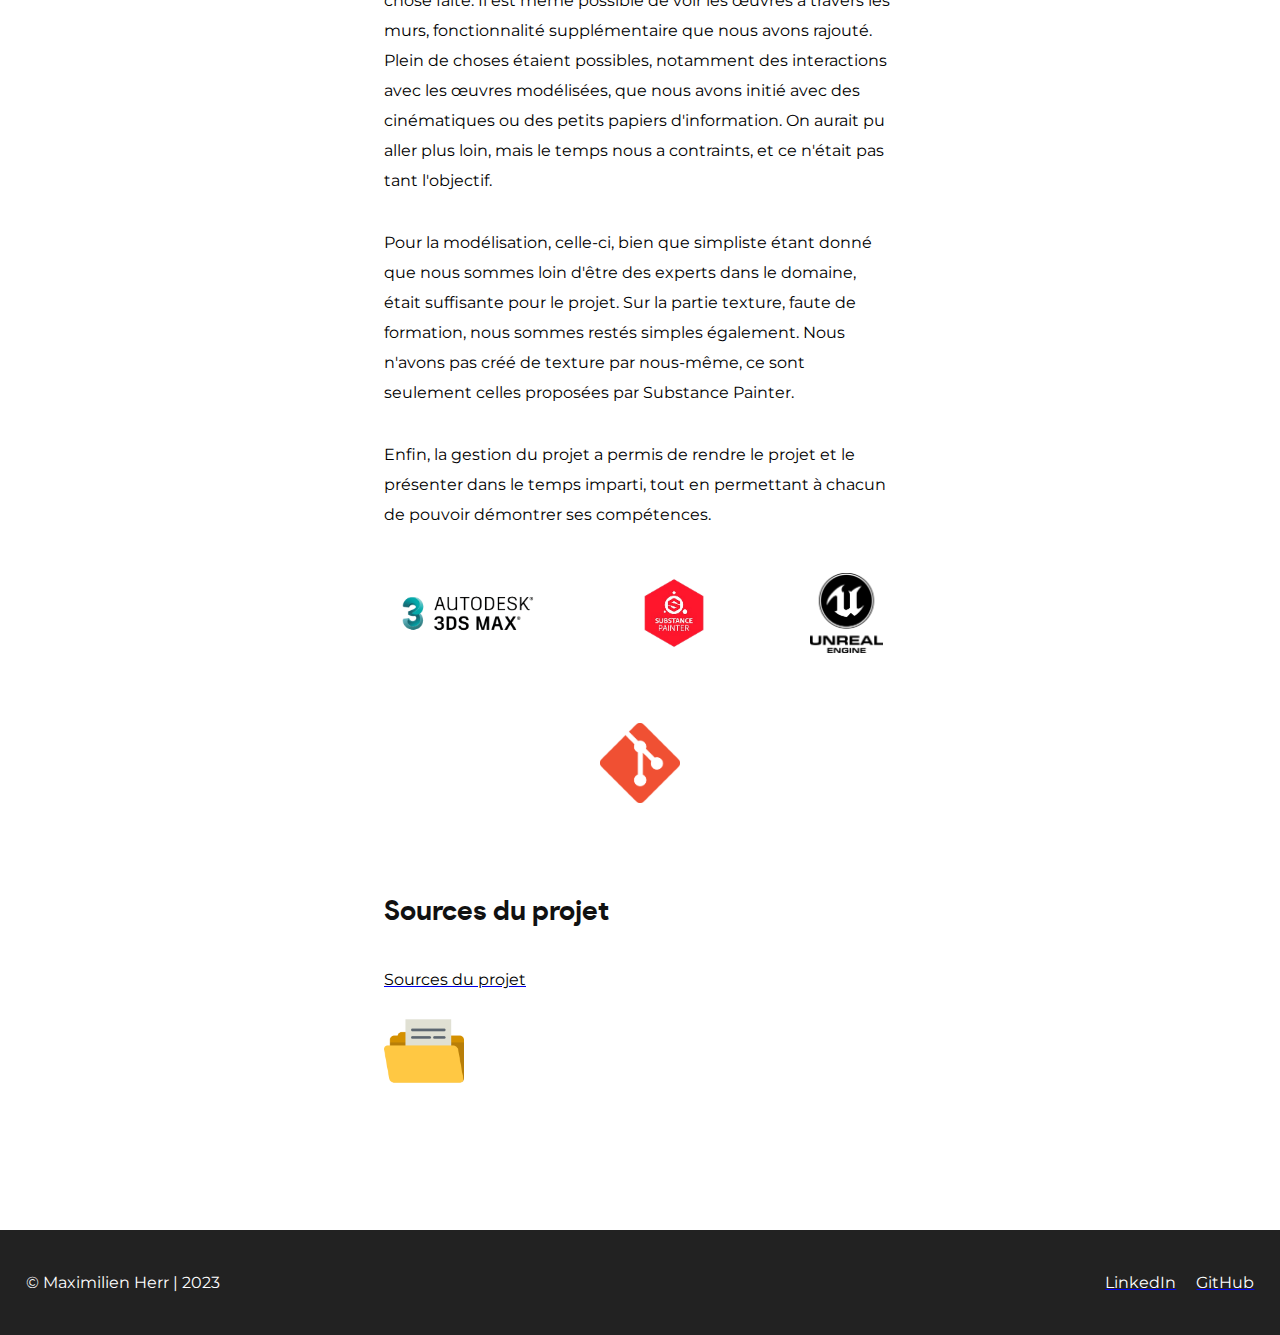
<file: projets/temple-3D/index.html>
<!DOCTYPE html>
<html lang="en">

<head>
    <meta charset="UTF-8">
    <meta http-equiv="X-UA-Compatible" content="IE=edge">
    <meta name="viewport" content="width=device-width, initial-scale=1.0">
    <link rel="stylesheet" href="../../Product Sans/stylesheet.css">
    <link rel="stylesheet" href="../../style.css">
    <link rel="stylesheet" href="../ProjectStyle.css">
    <title>Maximilien Herr - Temple 3D</title>
</head>

<body>
    <section class="header">
        <a href="https://maximilienherr.fr">
            <p>Maximilien Herr</p>
        </a>
        <div>
            <a href="../../contact/">Contact</a>
            <a href="../../projets">Projets</a>
            <a href="../../cv" class="button">MON CV</a>
        </div>
    </section>

    <section class="content">
        <h1>3D et JV - Création d'un musée en 3D
        </h1>
        <iframe width="auto" height="400" src="https://www.youtube-nocookie.com/embed/XE1hPm167Uo"
            title="YouTube video player" frameborder="0"
            allow="accelerometer; autoplay; clipboard-write; encrypted-media; gyroscope; picture-in-picture; web-share"
            allowfullscreen></iframe>
        <p>Ce projet est le projet de fin de première année de mon BUT Informatique Graphique. Cette partie graphique
            spécifique à l'IUT du Puy-en-Velay se ressent dans ce projet. En effet, l'ambition du projet ici est de
            créer un temple 3D (fourni, mais non texturé). Celui-ci devra présenter des œuvres contemporaines parmi une
            liste d'artistes déterminée. Pour visiter ce musée, il faut le faire sous un format jeu-vidéo.
        </p>

        <h2>Caractéristiques techniques du projet</h2>
        <h3>Langages et technologies utilisées</h3>
        <p>Ce projet s'articule autour de plusieurs parties, nécessitant des outils différents. Premièrement, il y a
            toute la partie modélisation et création des œuvres. Pour cela, nous avons utilisé ces outils et logiciels :
        </p>
        <ul>
            <li><b>3DsMax</b> pour la modélisation</li>
            <li><b>Substance Painter</b> pour la création (rapide) de textures</li>
        </ul>
        <p> Aussi, il était nécessaire de créer le jeu en tant que tel. Pour cela, nous avons utilisé :
        </p>
        <ul>
            <li><b>Unreal Engine</b> comme moteur de jeu</li>
            <li><b>C++ / BluePrint</b> pour créer le fonctionement du jeu</li>
        </ul>
        <p>Je précise ici que le choix d'Unreal Engine n'est pas anodin. En effet, nous n'avions jusqu'alors pas encore
            travaillé le moteur de jeu. Les seuls jeux réalisés étaient en 2D seulement, et qui plus est, sous Unity. Il
            y avait donc un double enjeu, ajouter une dimension, et découvrir un nouveau Game Engine.
        </p>
        <h3>Combien de temps, qui et quoi ?</h3>
        <p>
            Comme précisé au début, ce projet est celui de fin d'année. Il s'est déroulé sur 2 semaines de suite, à
            raison de 40 à 50 heures par personne.
        </p>
        <p>Nous étions 5 sur ce projet, ce qui représente donc près de 200 heures de travail, comprenant donc la
            modélisation, la création de textures, la création du jeu, mais aussi des réunions d'équipe … Les 5 membres
            du projet sont :
            <a href="https://www.linkedin.com/in/eliot-bianchin/" target="_blank" rel="noopener">Eliot Bianchin</a>,
            <a href="https://www.linkedin.com/in/lucas-chalmandrier/" target="_blank" rel="noopener">Lucas
                Chalmandrier</a>,
            <a href="https://www.linkedin.com/in/l%C3%A9o-ricard-lissard-b358a9250/" target="_blank" rel="noopener">Léo
                Ricard--Lissard</a>,
            <a href="https://www.linkedin.com/in/florian-mure-9b335422b/" target="_blank" rel="noopener">Florian
                Mure</a>, et moi-même.
        </p>
        <p>Sur ce projet, pour la partie technique, je me suis chargé des textures des œuvres, une fois que les autres
            membres les avaient créées. De plus, je devais m'occuper des réunions d'équipe, de l'avancement, et de la
            bonne conduite du projet.
        </p>
        <h2>Détails du projet</h2>
        <p>L’objectif de notre temple est avant tout de rendre honneur aux artistes. En l’occurrence, nous avons été
            subjugués par le travail de Jean-Michel Othoniel, ainsi, nous avons préféré exploiter au maximum ces œuvres,
            et créer une certaine scénographie autour de celles-ci. Pour la majorité des œuvres, nous avons utilisé une
            plane, dans la scène 3DsMax, pour avoir une idée en permanence du résultat à produire.
        </p>
        <h3>Modélisation</h3>
        <p>Pour cette partie modélisation, je ne vais préciser que les œuvres que j'ai réalisés. Si vous êtes intéressés
            par le projet, au sein des sources (bas de page), il est possible d'accéder à l'hébergement de nos
            ressources. Dans le dossier "/Sujet et ressources initiales/" il y a le compte rendu.
        </p>
        <h4>"Le confident", de Jean-Michel Othoniel
        </h4>
        <ul>
            <li>Utilisation de torus pour correspondre aux anneaux de l’œuvre</li>

            <li>Duplication de ces anneaux selon une première bande verticale</li>

            <li>Ajustements pour éviter de créer un motif n’étant pas présent dans l’œuvre</li>

            <li>Duplication horizontale pour correspondre à la taille de l’œuvre</li>

            <li>Dessin d’une ligne permettant de donner le tracé de la courbe de l’œuvre</li>

            <li>Plane avec 2 modifications (shell pour la profondeur, et un path deform pour le suivi du tracé)</li>

            <li>Ajout de deux planes correspondant aux soudures en haut et en bas de l’œuvre</li>

            <li>Render des anneaux + planes, pour l’utiliser en tant que Bitmap sur la plane (qui suit le tracé)</li>

            <li>Ajout des décorations sur le dessus de l’œuvre (suivant une ligne également)</li>

            <li>Ajout d’un banc (que l’on pourrait exploiter dans le développement, sur Unreal)</li>
        </ul>
        <img src="../../Images/le confident SAE 3D.jpg" alt="le confident SAE 3D">
        <h4>"Sans-titre" (rebaptisée "boules suspendues" par Eliot), de Jean-Michel Othoniel</h4>
        <p>Cette œuvre est purement décorative, et se place à l’entrée de la salle principale du temple. Elle est par
            ailleurs composée de deux éléments principaux, les « boules suspendues », ainsi que le fil qui tient le
            tout.
        </p>
        <ul>
            <li>Création d'un cylindre permettant la conduite des boules de l'œuvre</li>
            <li>Ajout des boules de l'œuvre (chacune étant différente, pas possible de copier/coller)
            </li>
        </ul>
        <div style="text-align: center !important;">
            <img src="../../Images/boules suspendues.png" alt="boules suspendues SAE 3D" width="40%">
        </div>
        <h3>Texture
        </h3>
        <p>Pour texturer les œuvres, l’essentiel a été fait via les textures proposées par Substance Painter. Il y a une
            exception sur les textures de verre, non proposées par Substance. Nous avons donc utilisé des ressources
            externes en ligne, dédiées à Unreal Engine 4/5.
        </p>
        <p>Pour plus de détail sur la méthode d'export et de texturing, c'est toujours dans le compte rendu. Dans le
            dossier "/Sujet et ressources initiales/" sur GitLab, il y a le compte rendu.
        </p>
        <h3>Gestion de projet</h3>
        <h4>Planification des tâches</h4>
        <p>Pour travailler au mieux, et pour maintenir un avancement permettant de respecter la deadline finale, il
            était important de planifier les tâches et des réunions. Les tâches n’avaient pas une deadline précise, à
            l’heure près, l’objectif était plutôt d’avoir des réunions toutes les 2 ou 4 heures. Et on pouvait ainsi
            faire le point sur l’avancement de tous les membres.
        </p>
        <h4>Gestion de l'organisation</h4>
        <p>L’objectif était d’avoir les différentes tâches prévues dans différentes listes. C’est une bonne
            visualisation de l’avancement du projet, en ayant notamment une liste prévue pour la liste des tâches
            terminées. Par ailleurs, la possibilité d’attribuer des étiquettes accrue cette visualisation du projet dans
            son entièreté.
        </p>
        <h4>Discussion et aide</h4>
        <p>
            Pour pouvoir discuter et poser des problèmes, questionnements… quelque part, nous avons utilisé Discord.
            Cela permettait de recenser les points de blocage (sur Discord ou Trello d’ailleurs), les ressources du
            projet, comme le lien vers le Trello, GitLab… Et bien évidemment, les discussions se faisaient aussi dans
            cet espace dédié.
        </p>
        <h4>Partage de fichiers</h4>
        <p>
            Nous travaillons sur de nombreux fichiers, qui plus est, lourds. Ainsi, il est important d’avoir un bon
            système pour partager les fichiers entre nous. Cette obligation d’avoir chacun une « casquette » différente,
            entre Infographiste, gestion des textures, développeur… oblige d’avoir une bonne communication également.
            Donc, nous avons utilisé GitLab, avec une structure de dossiers, pour stocker nos fichiers de la meilleure
            des manières pour tout le monde.
        </p>
        <img src="../../Images/gitlab.png" alt="GitLab img">
        <h2>Auto-critique du résultat</h2>
        <p>
            Sur le plan technique du jeu, celui-ci est bon, et est amplement suffisant pour l'ambition du projet. Il
            fallait simplement un personnage qui puisse se promener dans ce temple, c'est chose faite. Il est même
            possible de voir les œuvres à travers les murs, fonctionnalité supplémentaire que nous avons rajouté. Plein
            de choses étaient possibles, notamment des interactions avec les œuvres modélisées, que nous avons initié
            avec des cinématiques ou des petits papiers d'information. On aurait pu aller plus loin, mais le temps nous
            a contraints, et ce n'était pas tant l'objectif.
        </p>
        <p>
            Pour la modélisation, celle-ci, bien que simpliste étant donné que nous sommes loin d'être des experts dans
            le domaine, était suffisante pour le projet. Sur la partie texture, faute de formation, nous sommes restés
            simples également. Nous n'avons pas créé de texture par nous-même, ce sont seulement celles proposées par
            Substance Painter.
        </p>
        <p>
            Enfin, la gestion du projet a permis de rendre le projet et le présenter dans le temps imparti, tout en
            permettant à chacun de pouvoir démontrer ses compétences.
        </p>
        <div class="logos">
            <img src="../../Logos/3D & JV/3DSMax.png" alt="XAMPP logo" class="logo">
            <img src="../../Logos/3D & JV/Substance.png" alt="MySQL logo" class="logo">
            <img src="../../Logos/3D & JV/UnrealEngine.png" alt="UnrealEngine logo" class="logo">
            <img src="../../Logos/git.png" alt="Git" class="logo">
        </div>
        <h2>Sources du projet</h2>
        <div class="sources">
            <a href="https://gitlab-lepuy.iut.uca.fr/maherr/sae-3d" target="_blank" rel="noopener">
                <p>Sources du projet</p>
                <img src="../../Logos/logo-sources-projet.png" alt="Sources du projet" class="logo">
            </a>
        </div>
    </section>

    <section class="footer">
        <p>© Maximilien Herr | 2023</p>
        <div class="socials">
            <a href="https://www.linkedin.com/in/maximilien-herr/" target="_blank" rel="noopener">
                <p>LinkedIn</p>
            </a>
            <a href="https://github.com/MaximilienHe" target="_blank" rel="noopener">
                <p>GitHub</p>
            </a>
        </div>
    </section>
</body>

</html>
</file>
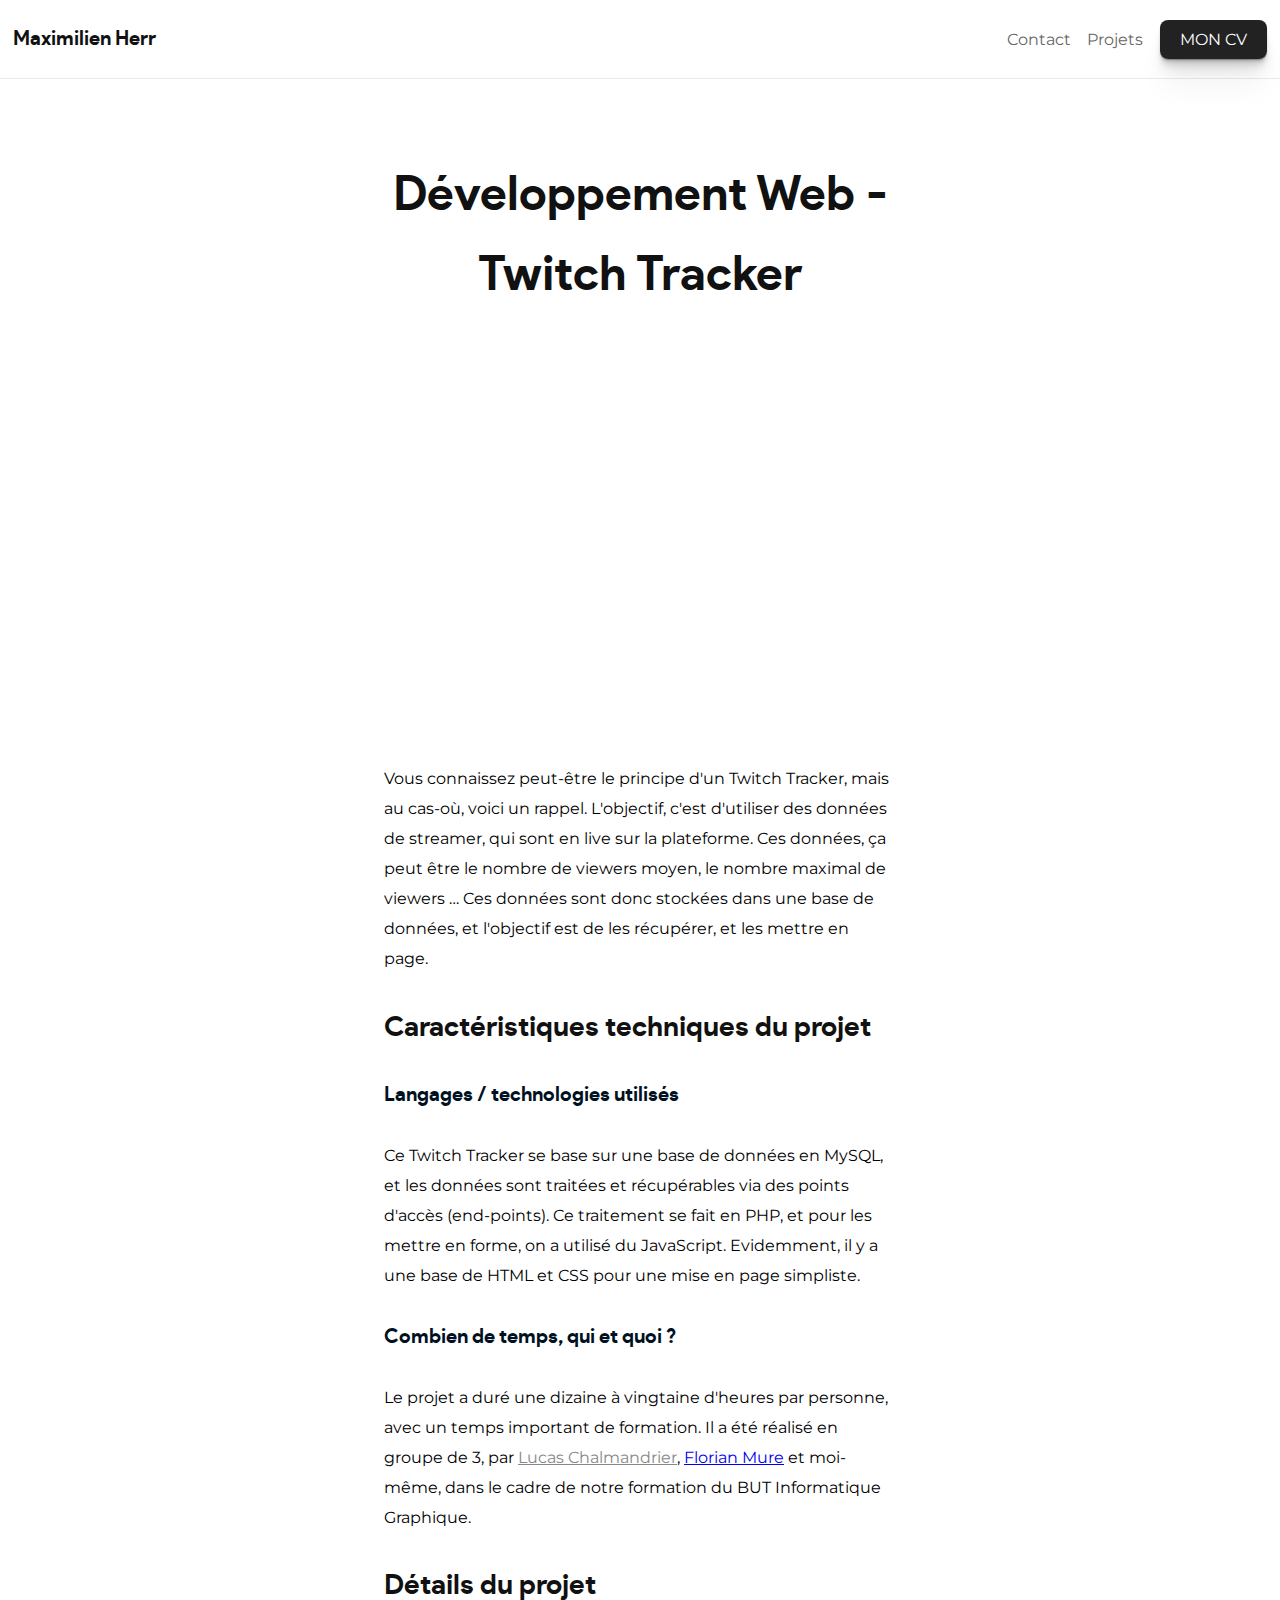
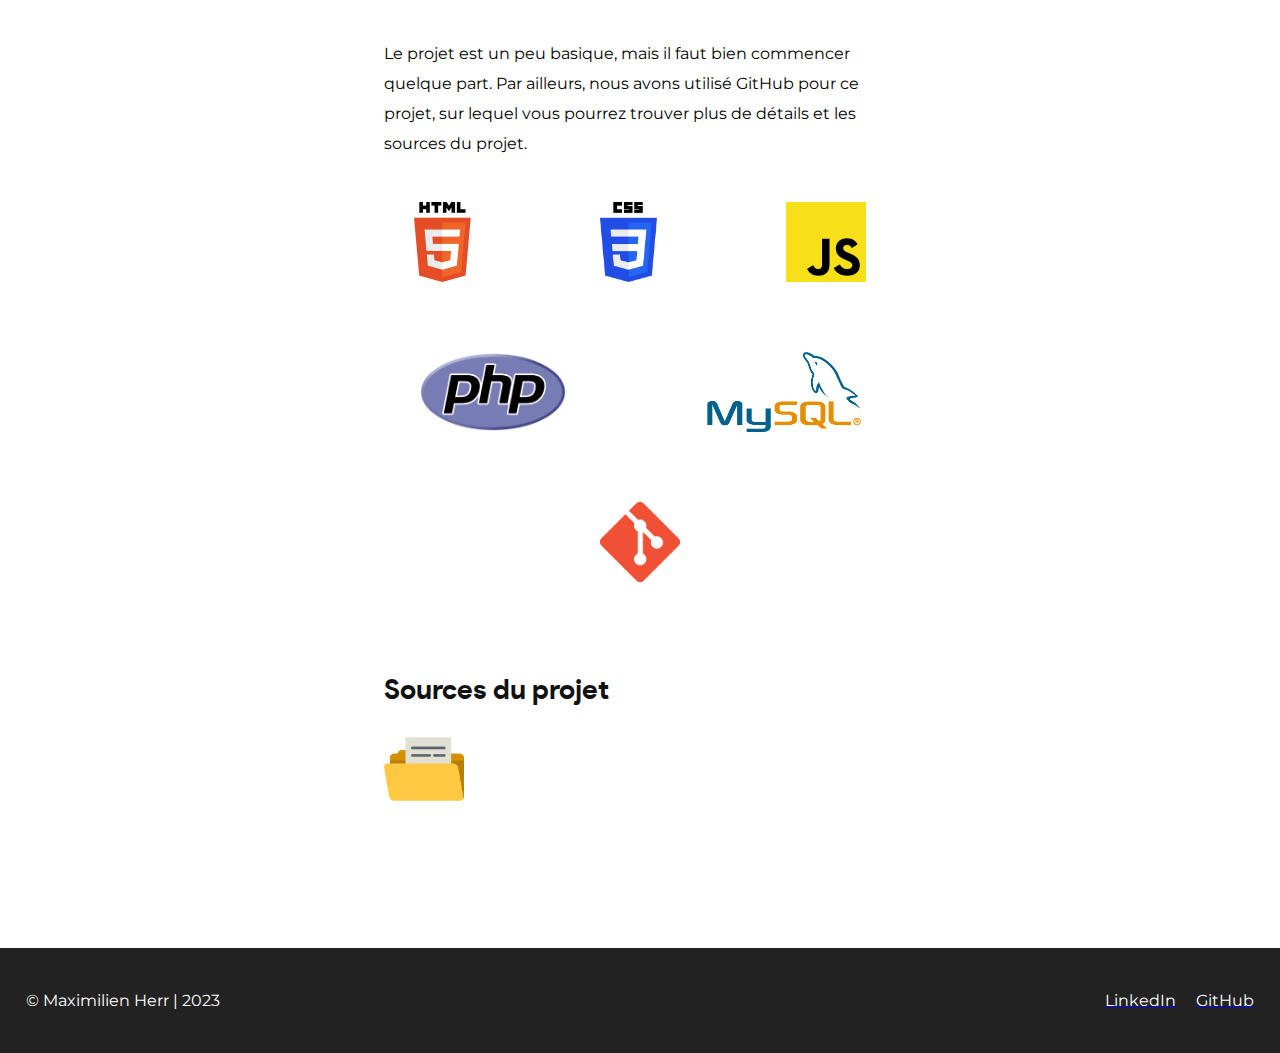
<file: projets/twitch-tracker/index.html>
<!DOCTYPE html>
<html lang="en">

<head>
    <meta charset="UTF-8">
    <meta http-equiv="X-UA-Compatible" content="IE=edge">
    <meta name="viewport" content="width=device-width, initial-scale=1.0">
    <link rel="stylesheet" href="../../Product Sans/stylesheet.css">
    <link rel="stylesheet" href="../../style.css">
    <link rel="stylesheet" href="../ProjectStyle.css">
    <title>Maximilien Herr - Twitch Tracker</title>
</head>

<body>
    <section class="header">
        <a href="https://maximilienherr.fr">
            <p>Maximilien Herr</p>
        </a>
        <div>
            <a href="../../contact/">Contact</a>
            <a href="../../projets">Projets</a>
            <a href="../../cv" class="button">MON CV</a>
        </div>
    </section>

    <section class="content">
        <h1>Développement Web - Twitch Tracker</h1>
        <iframe width="auto" height="400" src="https://www.youtube-nocookie.com/embed/k-dUhISg9X4"
            title="YouTube video player" frameborder="0"
            allow="accelerometer; autoplay; clipboard-write; encrypted-media; gyroscope; picture-in-picture; web-share"
            allowfullscreen></iframe>
        <p>Vous connaissez peut-être le principe d'un Twitch Tracker, mais au cas-où, voici un rappel. L'objectif, c'est
            d'utiliser des données de streamer, qui sont en live sur la plateforme. Ces données, ça peut être le nombre
            de viewers moyen, le nombre maximal de viewers … Ces données sont donc stockées dans une base de données, et
            l'objectif est de les récupérer, et les mettre en page.
        </p>
        <h2>Caractéristiques techniques du projet</h2>
        <h3>Langages / technologies utilisés</h3>
        <p>Ce Twitch Tracker se base sur une base de données en MySQL, et les données sont traitées et récupérables via
            des points d'accès (end-points). Ce traitement se fait en PHP, et pour les mettre en forme, on a utilisé du
            JavaScript. Evidemment, il y a une base de HTML et CSS pour une mise en page simpliste.
        </p>

        <h3>Combien de temps, qui et quoi ?</h3>
        <p>Le projet a duré une dizaine à vingtaine d'heures par personne, avec un temps important de formation. Il a
            été réalisé en groupe de 3, par
            <a href="https://linkedin.com/in/lucas-chalmandrier" style="color: #888888" target="_blank" rel="noopener">Lucas Chalmandrier</a>,
            <a href="https://www.linkedin.com/in/florian-mure-9b335422b/" target="_blank" rel="noopener">Florian Mure</a> et moi-même, dans le cadre de
            notre
            formation du BUT Informatique Graphique.
        </p>
        <h2>Détails du projet</h2>
        <p>Le projet est un peu basique, mais il faut bien commencer quelque part. Par ailleurs, nous avons utilisé
            GitHub pour ce projet, sur lequel vous pourrez trouver plus de détails et les sources du projet.
        </p>

        <div class="logos">
            <img src="../../Logos/Dev Web/HTML5.png" alt="HTML5" class="logo">
            <img src="../../Logos/Dev Web/CSS.png" alt="CSS" class="logo">
            <img src="../../Logos/Dev Web/JavaScript.png" alt="JavaScript" class="logo">
            <img src="../../Logos/Dev Web/PHP.png" alt="PHP" class="logo">
            <img src="../../Logos/Dev Web/MySQL.png" alt="MySQL" class="logo">
            <img src="../../Logos/git.png" alt="Git" class="logo">
        </div>
        <h2>Sources du projet</h2>
        <a href="https://github.com/lucaschlm/twitch-tracker" target="_blank" rel="noopener">
            <img src="../../Logos/logo-sources-projet.png" alt="Sources du projet" class="logo">
        </a>
    </section>

    <section class="footer">
        <p>© Maximilien Herr | 2023</p>
        <div class="socials">
            <a href="https://www.linkedin.com/in/maximilien-herr/" target="_blank" rel="noopener">
                <p>LinkedIn</p>
            </a>
            <a href="https://github.com/MaximilienHe" target="_blank" rel="noopener" >
                <p>GitHub</p>
            </a>
        </div>
    </section>
</body>

</html>
</file>
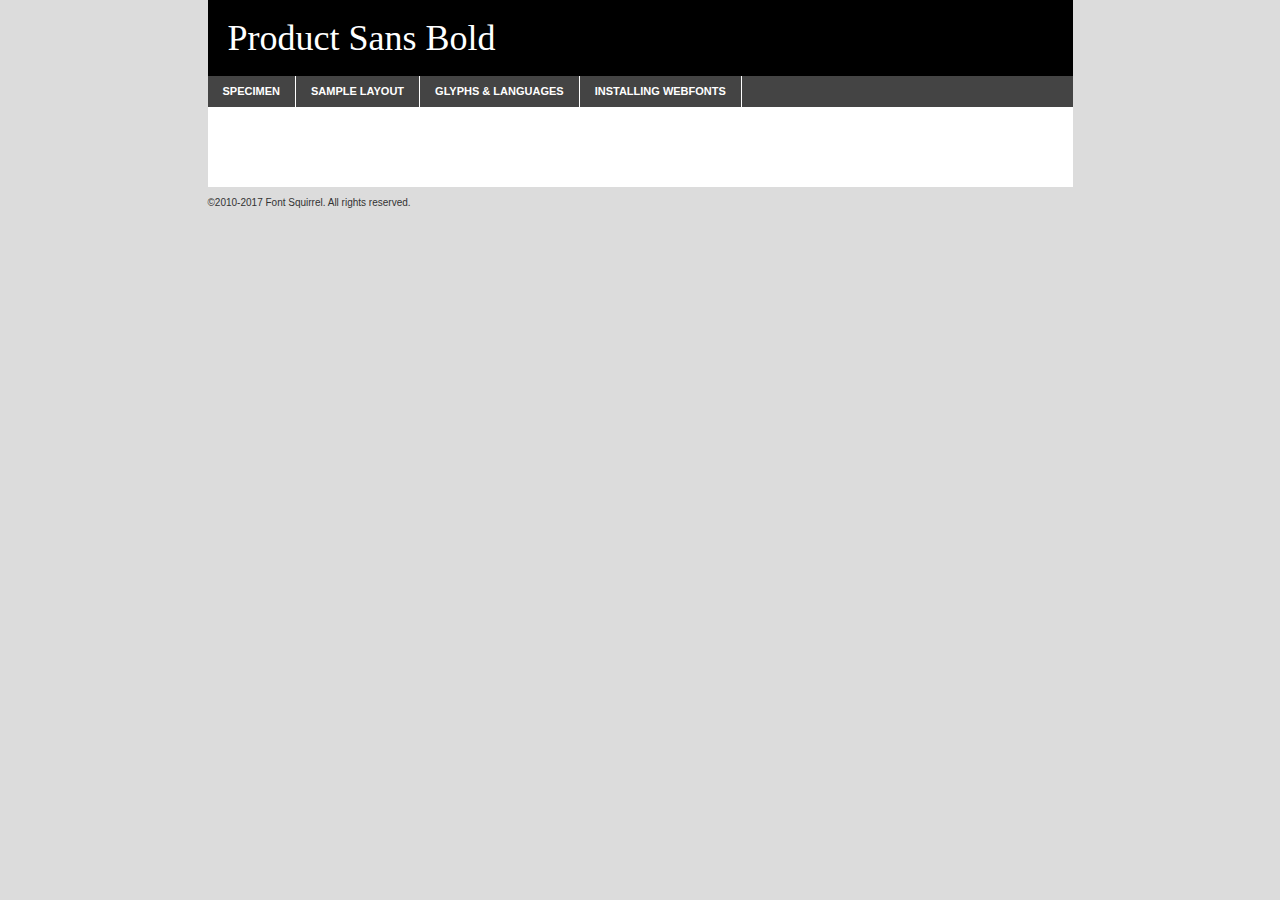
<file: Product Sans/product_sans_bold-demo.html>
<!DOCTYPE html PUBLIC "-//W3C//DTD XHTML 1.0 Transitional//EN"
        "http://www.w3.org/TR/xhtml1/DTD/xhtml1-transitional.dtd">

<html xmlns="http://www.w3.org/1999/xhtml" xml:lang="en" lang="en">
<head>
    <meta http-equiv="Content-Type" content="text/html; charset=utf-8"/>
    <script src="http://ajax.googleapis.com/ajax/libs/jquery/1.7.2/jquery.min.js" type="text/javascript" charset="utf-8"></script>
    <script type="text/javascript">
		(function($) {
			$.fn.easyTabs = function(option) {
				var param = jQuery.extend({ fadeSpeed: 'fast', defaultContent: 1, activeClass: 'active' }, option);
				$(this).each(function() {
					var thisId = '#' + this.id;
					if ( param.defaultContent == '' )
					{
						param.defaultContent = 1;
					}
					if ( typeof param.defaultContent == 'number' )
					{
						var defaultTab = $(thisId + ' .tabs li:eq(' + (param.defaultContent - 1) + ') a').attr('href').substr(1);
					}
					else
					{
						var defaultTab = param.defaultContent;
					}
					$(thisId + ' .tabs li a').each(function() {
						var tabToHide = $(this).attr('href').substr(1);
						$('#' + tabToHide).addClass('easytabs-tab-content');
					});
					hideAll();
					changeContent(defaultTab);

					function hideAll() {$(thisId + ' .easytabs-tab-content').hide();}

					function changeContent(tabId)
					{
						hideAll();
						$(thisId + ' .tabs li').removeClass(param.activeClass);
						$(thisId + ' .tabs li a[href=#' + tabId + ']').closest('li').addClass(param.activeClass);
						if ( param.fadeSpeed != 'none' )
						{
							$(thisId + ' #' + tabId).fadeIn(param.fadeSpeed);
						}
						else
						{
							$(thisId + ' #' + tabId).show();
						}
					}

					$(thisId + ' .tabs li').click(function() {
						var tabId = $(this).find('a').attr('href').substr(1);
						changeContent(tabId);
						return false;
					});
				});
			}
		})(jQuery);
    </script>
    <link rel="stylesheet" href="specimen_files/specimen_stylesheet.css" type="text/css" charset="utf-8"/>
    <link rel="stylesheet" href="stylesheet.css" type="text/css" charset="utf-8"/>

    <style type="text/css">
        		body {
			font-family: 'product_sansbold';
        		}

            </style>

    <title>Product Sans Bold Specimen</title>


    <script type="text/javascript" charset="utf-8">
		$(document).ready(function() {
			$('#container').easyTabs({ defaultContent: 1 });
		});
    </script>
</head>

<body>
<div id="container">
    <div id="header">
		Product Sans Bold    </div>
    <ul class="tabs">
        <li><a href="#specimen">Specimen</a></li>
        <li><a href="#layout">Sample Layout</a></li>
		        <li><a href="#glyphs">Glyphs &amp; Languages</a></li>
        <li><a href="#installing">Installing Webfonts</a></li>

    </ul>

    <div id="main_content">


        <div id="specimen">

            <div class="section">
                <div class="grid12 firstcol">
                    <div class="huge">AaBb</div>
                </div>
            </div>

            <div class="section">
                <div class="glyph_range">A&#x200B;B&#x200b;C&#x200b;D&#x200b;E&#x200b;F&#x200b;G&#x200b;H&#x200b;I&#x200b;J&#x200b;K&#x200b;L&#x200b;M&#x200b;N&#x200b;O&#x200b;P&#x200b;Q&#x200b;R&#x200b;S&#x200b;T&#x200b;U&#x200b;V&#x200b;W&#x200b;X&#x200b;Y&#x200b;Z&#x200b;a&#x200b;b&#x200b;c&#x200b;d&#x200b;e&#x200b;f&#x200b;g&#x200b;h&#x200b;i&#x200b;j&#x200b;k&#x200b;l&#x200b;m&#x200b;n&#x200b;o&#x200b;p&#x200b;q&#x200b;r&#x200b;s&#x200b;t&#x200b;u&#x200b;v&#x200b;w&#x200b;x&#x200b;y&#x200b;z&#x200b;1&#x200b;2&#x200b;3&#x200b;4&#x200b;5&#x200b;6&#x200b;7&#x200b;8&#x200b;9&#x200b;0&#x200b;&amp;&#x200b;.&#x200b;,&#x200b;?&#x200b;!&#x200b;&#64;&#x200b;(&#x200b;)&#x200b;#&#x200b;$&#x200b;%&#x200b;*&#x200b;+&#x200b;-&#x200b;=&#x200b;:&#x200b;;</div>
            </div>
            <div class="section">
                <div class="grid12 firstcol">
                    <table class="sample_table">
                        <tr>
                            <td>10</td>
                            <td class="size10">abcdefghijklmnopqrstuvwxyzABCDEFGHIJKLMNOPQRSTUVWXYZ0123456789abcdefghijklmnopqrstuvwxyzABCDEFGHIJKLMNOPQRSTUVWXYZ0123456789abcdefghijklmnopqrstuvwxyzABCDEFGHIJKLMNOPQRSTUVWXYZ</td>
                        </tr>
                        <tr>
                            <td>11</td>
                            <td class="size11">abcdefghijklmnopqrstuvwxyzABCDEFGHIJKLMNOPQRSTUVWXYZ0123456789abcdefghijklmnopqrstuvwxyzABCDEFGHIJKLMNOPQRSTUVWXYZ0123456789abcdefghijklmnopqrstuvwxyzABCDEFGHIJKLMNOPQRSTUVWXYZ</td>
                        </tr>
                        <tr>
                            <td>12</td>
                            <td class="size12">abcdefghijklmnopqrstuvwxyzABCDEFGHIJKLMNOPQRSTUVWXYZ0123456789abcdefghijklmnopqrstuvwxyzABCDEFGHIJKLMNOPQRSTUVWXYZ0123456789abcdefghijklmnopqrstuvwxyzABCDEFGHIJKLMNOPQRSTUVWXYZ</td>
                        </tr>
                        <tr>
                            <td>13</td>
                            <td class="size13">abcdefghijklmnopqrstuvwxyzABCDEFGHIJKLMNOPQRSTUVWXYZ0123456789abcdefghijklmnopqrstuvwxyzABCDEFGHIJKLMNOPQRSTUVWXYZ0123456789abcdefghijklmnopqrstuvwxyzABCDEFGHIJKLMNOPQRSTUVWXYZ</td>
                        </tr>
                        <tr>
                            <td>14</td>
                            <td class="size14">abcdefghijklmnopqrstuvwxyzABCDEFGHIJKLMNOPQRSTUVWXYZ0123456789abcdefghijklmnopqrstuvwxyzABCDEFGHIJKLMNOPQRSTUVWXYZ0123456789abcdefghijklmnopqrstuvwxyzABCDEFGHIJKLMNOPQRSTUVWXYZ</td>
                        </tr>
                        <tr>
                            <td>16</td>
                            <td class="size16">abcdefghijklmnopqrstuvwxyzABCDEFGHIJKLMNOPQRSTUVWXYZ0123456789abcdefghijklmnopqrstuvwxyzABCDEFGHIJKLMNOPQRSTUVWXYZ</td>
                        </tr>
                        <tr>
                            <td>18</td>
                            <td class="size18">abcdefghijklmnopqrstuvwxyzABCDEFGHIJKLMNOPQRSTUVWXYZ0123456789abcdefghijklmnopqrstuvwxyzABCDEFGHIJKLMNOPQRSTUVWXYZ</td>
                        </tr>
                        <tr>
                            <td>20</td>
                            <td class="size20">abcdefghijklmnopqrstuvwxyzABCDEFGHIJKLMNOPQRSTUVWXYZ0123456789abcdefghijklmnopqrstuvwxyzABCDEFGHIJKLMNOPQRSTUVWXYZ</td>
                        </tr>
                        <tr>
                            <td>24</td>
                            <td class="size24">abcdefghijklmnopqrstuvwxyzABCDEFGHIJKLMNOPQRSTUVWXYZ0123456789abcdefghijklmnopqrstuvwxyzABCDEFGHIJKLMNOPQRSTUVWXYZ</td>
                        </tr>
                        <tr>
                            <td>30</td>
                            <td class="size30">abcdefghijklmnopqrstuvwxyzABCDEFGHIJKLMNOPQRSTUVWXYZ0123456789abcdefghijklmnopqrstuvwxyzABCDEFGHIJKLMNOPQRSTUVWXYZ</td>
                        </tr>
                        <tr>
                            <td>36</td>
                            <td class="size36">abcdefghijklmnopqrstuvwxyzABCDEFGHIJKLMNOPQRSTUVWXYZ0123456789abcdefghijklmnopqrstuvwxyzABCDEFGHIJKLMNOPQRSTUVWXYZ</td>
                        </tr>
                        <tr>
                            <td>48</td>
                            <td class="size48">abcdefghijklmnopqrstuvwxyzABCDEFGHIJKLMNOPQRSTUVWXYZ0123456789abcdefghijklmnopqrstuvwxyzABCDEFGHIJKLMNOPQRSTUVWXYZ</td>
                        </tr>
                        <tr>
                            <td>60</td>
                            <td class="size60">abcdefghijklmnopqrstuvwxyzABCDEFGHIJKLMNOPQRSTUVWXYZ0123456789abcdefghijklmnopqrstuvwxyzABCDEFGHIJKLMNOPQRSTUVWXYZ</td>
                        </tr>
                        <tr>
                            <td>72</td>
                            <td class="size72">abcdefghijklmnopqrstuvwxyzABCDEFGHIJKLMNOPQRSTUVWXYZ0123456789abcdefghijklmnopqrstuvwxyzABCDEFGHIJKLMNOPQRSTUVWXYZ</td>
                        </tr>
                        <tr>
                            <td>90</td>
                            <td class="size90">abcdefghijklmnopqrstuvwxyzABCDEFGHIJKLMNOPQRSTUVWXYZ0123456789abcdefghijklmnopqrstuvwxyzABCDEFGHIJKLMNOPQRSTUVWXYZ</td>
                        </tr>
                    </table>

                </div>

            </div>


            <div class="section" id="bodycomparison">


                <div id="xheight">
                    <div class="fontbody">&#x25FC;&#x25FC;&#x25FC;&#x25FC;&#x25FC;&#x25FC;&#x25FC;&#x25FC;&#x25FC;&#x25FC;&#x25FC;&#x25FC;&#x25FC;&#x25FC;&#x25FC;&#x25FC;&#x25FC;&#x25FC;&#x25FC;&#x25FC;&#x25FC;&#x25FC;&#x25FC;&#x25FC;&#x25FC;&#x25FC;&#x25FC;&#x25FC;&#x25FC;&#x25FC;&#x25FC;&#x25FC;&#x25FC;&#x25FC;&#x25FC;&#x25FC;&#x25FC;&#x25FC;&#x25FC;&#x25FC;&#x25FC;&#x25FC;&#x25FC;&#x25FC;&#x25FC;&#x25FC;&#x25FC;&#x25FC;&#x25FC;&#x25FC;&#x25FC;&#x25FC;&#x25FC;&#x25FC;&#x25FC;&#x25FC;&#x25FC;&#x25FC;&#x25FC;&#x25FC;&#x25FC;&#x25FC;&#x25FC;&#x25FC;&#x25FC;&#x25FC;&#x25FC;&#x25FC;&#x25FC;&#x25FC;&#x25FC;&#x25FC;&#x25FC;&#x25FC;&#x25FC;&#x25FC;&#x25FC;&#x25FC;&#x25FC;&#x25FC;&#x25FC;&#x25FC;&#x25FC;&#x25FC;&#x25FC;&#x25FC;&#x25FC;&#x25FC;&#x25FC;&#x25FC;&#x25FC;&#x25FC;&#x25FC;&#x25FC;&#x25FC;&#x25FC;&#x25FC;&#x25FC;&#x25FC;body</div>
                    <div class="arialbody">body</div>
                    <div class="verdanabody">body</div>
                    <div class="georgiabody">body</div>
                </div>
                <div class="fontbody" style="z-index:1">
                    body<span>Product Sans Bold</span>
                </div>
                <div class="arialbody" style="z-index:1">
                    body<span>Arial</span>
                </div>
                <div class="verdanabody" style="z-index:1">
                    body<span>Verdana</span>
                </div>
                <div class="georgiabody" style="z-index:1">
                    body<span>Georgia</span>
                </div>


            </div>


            <div class="section psample psample_row1" id="">

                <div class="grid2 firstcol">
                    <p class="size10"><span>10.</span>Aenean lacinia bibendum nulla sed consectetur. Fusce dapibus, tellus ac cursus commodo, tortor mauris condimentum nibh, ut fermentum massa justo sit amet risus. Nullam id dolor id nibh ultricies vehicula ut id elit. Cum sociis natoque penatibus et magnis dis parturient montes, nascetur ridiculus mus. Nulla vitae elit libero, a pharetra augue.</p>

                </div>
                <div class="grid3">
                    <p class="size11"><span>11.</span>Aenean lacinia bibendum nulla sed consectetur. Fusce dapibus, tellus ac cursus commodo, tortor mauris condimentum nibh, ut fermentum massa justo sit amet risus. Nullam id dolor id nibh ultricies vehicula ut id elit. Cum sociis natoque penatibus et magnis dis parturient montes, nascetur ridiculus mus. Nulla vitae elit libero, a pharetra augue.</p>

                </div>
                <div class="grid3">
                    <p class="size12"><span>12.</span>Aenean lacinia bibendum nulla sed consectetur. Fusce dapibus, tellus ac cursus commodo, tortor mauris condimentum nibh, ut fermentum massa justo sit amet risus. Nullam id dolor id nibh ultricies vehicula ut id elit. Cum sociis natoque penatibus et magnis dis parturient montes, nascetur ridiculus mus. Nulla vitae elit libero, a pharetra augue.</p>

                </div>
                <div class="grid4">
                    <p class="size13"><span>13.</span>Aenean lacinia bibendum nulla sed consectetur. Fusce dapibus, tellus ac cursus commodo, tortor mauris condimentum nibh, ut fermentum massa justo sit amet risus. Nullam id dolor id nibh ultricies vehicula ut id elit. Cum sociis natoque penatibus et magnis dis parturient montes, nascetur ridiculus mus. Nulla vitae elit libero, a pharetra augue.</p>

                </div>
                <div class="white_blend"></div>

            </div>
            <div class="section psample psample_row2" id="">
                <div class="grid3 firstcol">
                    <p class="size14"><span>14.</span>Aenean lacinia bibendum nulla sed consectetur. Fusce dapibus, tellus ac cursus commodo, tortor mauris condimentum nibh, ut fermentum massa justo sit amet risus. Nullam id dolor id nibh ultricies vehicula ut id elit. Cum sociis natoque penatibus et magnis dis parturient montes, nascetur ridiculus mus. Nulla vitae elit libero, a pharetra augue.</p>

                </div>
                <div class="grid4">
                    <p class="size16"><span>16.</span>Aenean lacinia bibendum nulla sed consectetur. Fusce dapibus, tellus ac cursus commodo, tortor mauris condimentum nibh, ut fermentum massa justo sit amet risus. Nullam id dolor id nibh ultricies vehicula ut id elit. Cum sociis natoque penatibus et magnis dis parturient montes, nascetur ridiculus mus. Nulla vitae elit libero, a pharetra augue.</p>

                </div>
                <div class="grid5">
                    <p class="size18"><span>18.</span>Aenean lacinia bibendum nulla sed consectetur. Fusce dapibus, tellus ac cursus commodo, tortor mauris condimentum nibh, ut fermentum massa justo sit amet risus. Nullam id dolor id nibh ultricies vehicula ut id elit. Cum sociis natoque penatibus et magnis dis parturient montes, nascetur ridiculus mus. Nulla vitae elit libero, a pharetra augue.</p>

                </div>

                <div class="white_blend"></div>

            </div>

            <div class="section psample psample_row3" id="">
                <div class="grid5 firstcol">
                    <p class="size20"><span>20.</span>Aenean lacinia bibendum nulla sed consectetur. Fusce dapibus, tellus ac cursus commodo, tortor mauris condimentum nibh, ut fermentum massa justo sit amet risus. Nullam id dolor id nibh ultricies vehicula ut id elit. Cum sociis natoque penatibus et magnis dis parturient montes, nascetur ridiculus mus. Nulla vitae elit libero, a pharetra augue.</p>
                </div>
                <div class="grid7">
                    <p class="size24"><span>24.</span>Aenean lacinia bibendum nulla sed consectetur. Fusce dapibus, tellus ac cursus commodo, tortor mauris condimentum nibh, ut fermentum massa justo sit amet risus. Nullam id dolor id nibh ultricies vehicula ut id elit. Cum sociis natoque penatibus et magnis dis parturient montes, nascetur ridiculus mus. Nulla vitae elit libero, a pharetra augue.</p>
                </div>

                <div class="white_blend"></div>

            </div>

            <div class="section psample psample_row4" id="">
                <div class="grid12 firstcol">
                    <p class="size30"><span>30.</span>Aenean lacinia bibendum nulla sed consectetur. Fusce dapibus, tellus ac cursus commodo, tortor mauris condimentum nibh, ut fermentum massa justo sit amet risus. Nullam id dolor id nibh ultricies vehicula ut id elit. Cum sociis natoque penatibus et magnis dis parturient montes, nascetur ridiculus mus. Nulla vitae elit libero, a pharetra augue.</p>
                </div>
                <div class="white_blend"></div>

            </div>


            <div class="section psample psample_row1 fullreverse">
                <div class="grid2 firstcol">
                    <p class="size10"><span>10.</span>Aenean lacinia bibendum nulla sed consectetur. Fusce dapibus, tellus ac cursus commodo, tortor mauris condimentum nibh, ut fermentum massa justo sit amet risus. Nullam id dolor id nibh ultricies vehicula ut id elit. Cum sociis natoque penatibus et magnis dis parturient montes, nascetur ridiculus mus. Nulla vitae elit libero, a pharetra augue.</p>

                </div>
                <div class="grid3">
                    <p class="size11"><span>11.</span>Aenean lacinia bibendum nulla sed consectetur. Fusce dapibus, tellus ac cursus commodo, tortor mauris condimentum nibh, ut fermentum massa justo sit amet risus. Nullam id dolor id nibh ultricies vehicula ut id elit. Cum sociis natoque penatibus et magnis dis parturient montes, nascetur ridiculus mus. Nulla vitae elit libero, a pharetra augue.</p>

                </div>
                <div class="grid3">
                    <p class="size12"><span>12.</span>Aenean lacinia bibendum nulla sed consectetur. Fusce dapibus, tellus ac cursus commodo, tortor mauris condimentum nibh, ut fermentum massa justo sit amet risus. Nullam id dolor id nibh ultricies vehicula ut id elit. Cum sociis natoque penatibus et magnis dis parturient montes, nascetur ridiculus mus. Nulla vitae elit libero, a pharetra augue.</p>

                </div>
                <div class="grid4">
                    <p class="size13"><span>13.</span>Aenean lacinia bibendum nulla sed consectetur. Fusce dapibus, tellus ac cursus commodo, tortor mauris condimentum nibh, ut fermentum massa justo sit amet risus. Nullam id dolor id nibh ultricies vehicula ut id elit. Cum sociis natoque penatibus et magnis dis parturient montes, nascetur ridiculus mus. Nulla vitae elit libero, a pharetra augue.</p>

                </div>
                <div class="black_blend"></div>

            </div>

            <div class="section psample psample_row2 fullreverse">
                <div class="grid3 firstcol">
                    <p class="size14"><span>14.</span>Aenean lacinia bibendum nulla sed consectetur. Fusce dapibus, tellus ac cursus commodo, tortor mauris condimentum nibh, ut fermentum massa justo sit amet risus. Nullam id dolor id nibh ultricies vehicula ut id elit. Cum sociis natoque penatibus et magnis dis parturient montes, nascetur ridiculus mus. Nulla vitae elit libero, a pharetra augue.</p>

                </div>
                <div class="grid4">
                    <p class="size16"><span>16.</span>Aenean lacinia bibendum nulla sed consectetur. Fusce dapibus, tellus ac cursus commodo, tortor mauris condimentum nibh, ut fermentum massa justo sit amet risus. Nullam id dolor id nibh ultricies vehicula ut id elit. Cum sociis natoque penatibus et magnis dis parturient montes, nascetur ridiculus mus. Nulla vitae elit libero, a pharetra augue.</p>

                </div>
                <div class="grid5">
                    <p class="size18"><span>18.</span>Aenean lacinia bibendum nulla sed consectetur. Fusce dapibus, tellus ac cursus commodo, tortor mauris condimentum nibh, ut fermentum massa justo sit amet risus. Nullam id dolor id nibh ultricies vehicula ut id elit. Cum sociis natoque penatibus et magnis dis parturient montes, nascetur ridiculus mus. Nulla vitae elit libero, a pharetra augue.</p>

                </div>
                <div class="black_blend"></div>

            </div>

            <div class="section psample fullreverse psample_row3" id="">
                <div class="grid5 firstcol">
                    <p class="size20"><span>20.</span>Aenean lacinia bibendum nulla sed consectetur. Fusce dapibus, tellus ac cursus commodo, tortor mauris condimentum nibh, ut fermentum massa justo sit amet risus. Nullam id dolor id nibh ultricies vehicula ut id elit. Cum sociis natoque penatibus et magnis dis parturient montes, nascetur ridiculus mus. Nulla vitae elit libero, a pharetra augue.</p>
                </div>
                <div class="grid7">
                    <p class="size24"><span>24.</span>Aenean lacinia bibendum nulla sed consectetur. Fusce dapibus, tellus ac cursus commodo, tortor mauris condimentum nibh, ut fermentum massa justo sit amet risus. Nullam id dolor id nibh ultricies vehicula ut id elit. Cum sociis natoque penatibus et magnis dis parturient montes, nascetur ridiculus mus. Nulla vitae elit libero, a pharetra augue.</p>
                </div>

                <div class="black_blend"></div>

            </div>

            <div class="section psample fullreverse psample_row4" id="" style="border-bottom: 20px #000 solid;">
                <div class="grid12 firstcol">
                    <p class="size30"><span>30.</span>Aenean lacinia bibendum nulla sed consectetur. Fusce dapibus, tellus ac cursus commodo, tortor mauris condimentum nibh, ut fermentum massa justo sit amet risus. Nullam id dolor id nibh ultricies vehicula ut id elit. Cum sociis natoque penatibus et magnis dis parturient montes, nascetur ridiculus mus. Nulla vitae elit libero, a pharetra augue.</p>
                </div>
                <div class="black_blend"></div>

            </div>


        </div>

        <div id="layout">

            <div class="section">

                <div class="grid12 firstcol">
                    <h1>Lorem Ipsum Dolor</h1>
                    <h2>Etiam porta sem malesuada magna mollis euismod</h2>

                    <p class="byline">By <a href="#link">Aenean Lacinia</a></p>
                </div>
            </div>
            <div class="section">
                <div class="grid8 firstcol">
                    <p class="large">Donec sed odio dui. Morbi leo risus, porta ac consectetur ac, vestibulum at eros. Fusce dapibus, tellus ac cursus commodo, tortor mauris condimentum nibh, ut fermentum massa justo sit amet risus. </p>


                    <h3>Pellentesque ornare sem</h3>

                    <p>Maecenas sed diam eget risus varius blandit sit amet non magna. Maecenas faucibus mollis interdum. Donec ullamcorper nulla non metus auctor fringilla. Nullam id dolor id nibh ultricies vehicula ut id elit. Nullam id dolor id nibh ultricies vehicula ut id elit. </p>

                    <p>Aenean eu leo quam. Pellentesque ornare sem lacinia quam venenatis vestibulum. Lorem ipsum dolor sit amet, consectetur adipiscing elit. Cum sociis natoque penatibus et magnis dis parturient montes, nascetur ridiculus mus. </p>

                    <p>Nulla vitae elit libero, a pharetra augue. Praesent commodo cursus magna, vel scelerisque nisl consectetur et. Aenean lacinia bibendum nulla sed consectetur. </p>

                    <p>Nullam quis risus eget urna mollis ornare vel eu leo. Nullam quis risus eget urna mollis ornare vel eu leo. Maecenas sed diam eget risus varius blandit sit amet non magna. Donec ullamcorper nulla non metus auctor fringilla. </p>

                    <h3>Cras mattis consectetur</h3>

                    <p>Aenean eu leo quam. Pellentesque ornare sem lacinia quam venenatis vestibulum. Aenean lacinia bibendum nulla sed consectetur. Integer posuere erat a ante venenatis dapibus posuere velit aliquet. Cras mattis consectetur purus sit amet fermentum. </p>

                    <p>Nullam id dolor id nibh ultricies vehicula ut id elit. Nullam quis risus eget urna mollis ornare vel eu leo. Cras mattis consectetur purus sit amet fermentum.</p>
                </div>

                <div class="grid4 sidebar">

                    <div class="box reverse">
                        <p class="last">Nullam quis risus eget urna mollis ornare vel eu leo. Donec ullamcorper nulla non metus auctor fringilla. Cras mattis consectetur purus sit amet fermentum. Sed posuere consectetur est at lobortis. Lorem ipsum dolor sit amet, consectetur adipiscing elit. </p>
                    </div>

                    <p class="caption">Maecenas sed diam eget risus varius.</p>

                    <p>Vestibulum id ligula porta felis euismod semper. Integer posuere erat a ante venenatis dapibus posuere velit aliquet. Vestibulum id ligula porta felis euismod semper. Sed posuere consectetur est at lobortis. Maecenas sed diam eget risus varius blandit sit amet non magna. Fusce dapibus, tellus ac cursus commodo, tortor mauris condimentum nibh, ut fermentum massa justo sit amet risus. </p>


                    <p>Duis mollis, est non commodo luctus, nisi erat porttitor ligula, eget lacinia odio sem nec elit. Aenean lacinia bibendum nulla sed consectetur. Vivamus sagittis lacus vel augue laoreet rutrum faucibus dolor auctor. Aenean lacinia bibendum nulla sed consectetur. Nullam quis risus eget urna mollis ornare vel eu leo. </p>

                    <p>Praesent commodo cursus magna, vel scelerisque nisl consectetur et. Donec ullamcorper nulla non metus auctor fringilla. Maecenas faucibus mollis interdum. Fusce dapibus, tellus ac cursus commodo, tortor mauris condimentum nibh, ut fermentum massa justo sit amet risus. </p>

                </div>
            </div>

        </div>


		

        <div id="glyphs">
            <div class="section">
                <div class="grid12 firstcol">

                    <h1>Language Support</h1>
                    <p>The subset of Product Sans Bold in this kit supports the following languages:<br/>

						Albanian, Basque, Breton, Chamorro, Danish, English, Faroese, Finnish, Frisian, Galician, German, Icelandic, Italian, Malagasy, Norwegian, Portuguese, Spanish, Alsatian, Aragonese, Arapaho, Arrernte, Asturian, Aymara, Bislama, Cebuano, Corsican, Fijian, French_creole, Genoese, Gilbertese, Greenlandic, Haitian_creole, Hiligaynon, Hmong, Hopi, Ibanag, Iloko_ilokano, Indonesian, Interglossa_glosa, Interlingua, Irish_gaelic, Jerriais, Lojban, Lombard, Luxembourgeois, Manx, Mohawk, Norfolk_pitcairnese, Occitan, Oromo, Pangasinan, Papiamento, Piedmontese, Potawatomi, Rhaeto-romance, Romansh, Rotokas, Sami_lule, Samoan, Sardinian, Scots_gaelic, Seychelles_creole, Shona, Sicilian, Somali, Southern_ndebele, Swahili, Swati_swazi, Tagalog_filipino_pilipino, Tetum, Tok_pisin, Uyghur_latinized, Volapuk, Walloon, Warlpiri, Xhosa, Yapese, Zulu, Latinbasic, Ubasic, Demo                    </p>
                    <h1>Glyph Chart</h1>
                    <p>The subset of Product Sans Bold in this kit includes all the glyphs listed below. Unicode entities are included above each glyph to help you insert individual characters into your layout.</p>
                    <div id="glyph_chart">

																																	                                <div><p>&amp;#13;</p>&#13;</div>
																				                                <div><p>&amp;#32;</p>&#32;</div>
																				                                <div><p>&amp;#33;</p>&#33;</div>
																				                                <div><p>&amp;#34;</p>&#34;</div>
																				                                <div><p>&amp;#35;</p>&#35;</div>
																				                                <div><p>&amp;#36;</p>&#36;</div>
																				                                <div><p>&amp;#37;</p>&#37;</div>
																				                                <div><p>&amp;#38;</p>&#38;</div>
																				                                <div><p>&amp;#39;</p>&#39;</div>
																				                                <div><p>&amp;#40;</p>&#40;</div>
																				                                <div><p>&amp;#41;</p>&#41;</div>
																				                                <div><p>&amp;#42;</p>&#42;</div>
																				                                <div><p>&amp;#43;</p>&#43;</div>
																				                                <div><p>&amp;#44;</p>&#44;</div>
																				                                <div><p>&amp;#45;</p>&#45;</div>
																				                                <div><p>&amp;#46;</p>&#46;</div>
																				                                <div><p>&amp;#47;</p>&#47;</div>
																				                                <div><p>&amp;#48;</p>&#48;</div>
																				                                <div><p>&amp;#49;</p>&#49;</div>
																				                                <div><p>&amp;#50;</p>&#50;</div>
																				                                <div><p>&amp;#51;</p>&#51;</div>
																				                                <div><p>&amp;#52;</p>&#52;</div>
																				                                <div><p>&amp;#53;</p>&#53;</div>
																				                                <div><p>&amp;#54;</p>&#54;</div>
																				                                <div><p>&amp;#55;</p>&#55;</div>
																				                                <div><p>&amp;#56;</p>&#56;</div>
																				                                <div><p>&amp;#57;</p>&#57;</div>
																				                                <div><p>&amp;#58;</p>&#58;</div>
																				                                <div><p>&amp;#59;</p>&#59;</div>
																				                                <div><p>&amp;#60;</p>&#60;</div>
																				                                <div><p>&amp;#61;</p>&#61;</div>
																				                                <div><p>&amp;#62;</p>&#62;</div>
																				                                <div><p>&amp;#63;</p>&#63;</div>
																				                                <div><p>&amp;#64;</p>&#64;</div>
																				                                <div><p>&amp;#65;</p>&#65;</div>
																				                                <div><p>&amp;#66;</p>&#66;</div>
																				                                <div><p>&amp;#67;</p>&#67;</div>
																				                                <div><p>&amp;#68;</p>&#68;</div>
																				                                <div><p>&amp;#69;</p>&#69;</div>
																				                                <div><p>&amp;#70;</p>&#70;</div>
																				                                <div><p>&amp;#71;</p>&#71;</div>
																				                                <div><p>&amp;#72;</p>&#72;</div>
																				                                <div><p>&amp;#73;</p>&#73;</div>
																				                                <div><p>&amp;#74;</p>&#74;</div>
																				                                <div><p>&amp;#75;</p>&#75;</div>
																				                                <div><p>&amp;#76;</p>&#76;</div>
																				                                <div><p>&amp;#77;</p>&#77;</div>
																				                                <div><p>&amp;#78;</p>&#78;</div>
																				                                <div><p>&amp;#79;</p>&#79;</div>
																				                                <div><p>&amp;#80;</p>&#80;</div>
																				                                <div><p>&amp;#81;</p>&#81;</div>
																				                                <div><p>&amp;#82;</p>&#82;</div>
																				                                <div><p>&amp;#83;</p>&#83;</div>
																				                                <div><p>&amp;#84;</p>&#84;</div>
																				                                <div><p>&amp;#85;</p>&#85;</div>
																				                                <div><p>&amp;#86;</p>&#86;</div>
																				                                <div><p>&amp;#87;</p>&#87;</div>
																				                                <div><p>&amp;#88;</p>&#88;</div>
																				                                <div><p>&amp;#89;</p>&#89;</div>
																				                                <div><p>&amp;#90;</p>&#90;</div>
																				                                <div><p>&amp;#91;</p>&#91;</div>
																				                                <div><p>&amp;#92;</p>&#92;</div>
																				                                <div><p>&amp;#93;</p>&#93;</div>
																				                                <div><p>&amp;#94;</p>&#94;</div>
																				                                <div><p>&amp;#95;</p>&#95;</div>
																				                                <div><p>&amp;#96;</p>&#96;</div>
																				                                <div><p>&amp;#97;</p>&#97;</div>
																				                                <div><p>&amp;#98;</p>&#98;</div>
																				                                <div><p>&amp;#99;</p>&#99;</div>
																				                                <div><p>&amp;#100;</p>&#100;</div>
																				                                <div><p>&amp;#101;</p>&#101;</div>
																				                                <div><p>&amp;#102;</p>&#102;</div>
																				                                <div><p>&amp;#103;</p>&#103;</div>
																				                                <div><p>&amp;#104;</p>&#104;</div>
																				                                <div><p>&amp;#105;</p>&#105;</div>
																				                                <div><p>&amp;#106;</p>&#106;</div>
																				                                <div><p>&amp;#107;</p>&#107;</div>
																				                                <div><p>&amp;#108;</p>&#108;</div>
																				                                <div><p>&amp;#109;</p>&#109;</div>
																				                                <div><p>&amp;#110;</p>&#110;</div>
																				                                <div><p>&amp;#111;</p>&#111;</div>
																				                                <div><p>&amp;#112;</p>&#112;</div>
																				                                <div><p>&amp;#113;</p>&#113;</div>
																				                                <div><p>&amp;#114;</p>&#114;</div>
																				                                <div><p>&amp;#115;</p>&#115;</div>
																				                                <div><p>&amp;#116;</p>&#116;</div>
																				                                <div><p>&amp;#117;</p>&#117;</div>
																				                                <div><p>&amp;#118;</p>&#118;</div>
																				                                <div><p>&amp;#119;</p>&#119;</div>
																				                                <div><p>&amp;#120;</p>&#120;</div>
																				                                <div><p>&amp;#121;</p>&#121;</div>
																				                                <div><p>&amp;#122;</p>&#122;</div>
																				                                <div><p>&amp;#123;</p>&#123;</div>
																				                                <div><p>&amp;#124;</p>&#124;</div>
																				                                <div><p>&amp;#125;</p>&#125;</div>
																				                                <div><p>&amp;#126;</p>&#126;</div>
																				                                <div><p>&amp;#160;</p>&#160;</div>
																				                                <div><p>&amp;#161;</p>&#161;</div>
																				                                <div><p>&amp;#162;</p>&#162;</div>
																				                                <div><p>&amp;#163;</p>&#163;</div>
																				                                <div><p>&amp;#164;</p>&#164;</div>
																				                                <div><p>&amp;#165;</p>&#165;</div>
																				                                <div><p>&amp;#166;</p>&#166;</div>
																				                                <div><p>&amp;#167;</p>&#167;</div>
																				                                <div><p>&amp;#168;</p>&#168;</div>
																				                                <div><p>&amp;#169;</p>&#169;</div>
																				                                <div><p>&amp;#170;</p>&#170;</div>
																				                                <div><p>&amp;#171;</p>&#171;</div>
																				                                <div><p>&amp;#172;</p>&#172;</div>
																				                                <div><p>&amp;#173;</p>&#173;</div>
																				                                <div><p>&amp;#174;</p>&#174;</div>
																				                                <div><p>&amp;#175;</p>&#175;</div>
																				                                <div><p>&amp;#176;</p>&#176;</div>
																				                                <div><p>&amp;#177;</p>&#177;</div>
																				                                <div><p>&amp;#178;</p>&#178;</div>
																				                                <div><p>&amp;#179;</p>&#179;</div>
																				                                <div><p>&amp;#180;</p>&#180;</div>
																				                                <div><p>&amp;#181;</p>&#181;</div>
																				                                <div><p>&amp;#182;</p>&#182;</div>
																				                                <div><p>&amp;#183;</p>&#183;</div>
																				                                <div><p>&amp;#184;</p>&#184;</div>
																				                                <div><p>&amp;#185;</p>&#185;</div>
																				                                <div><p>&amp;#186;</p>&#186;</div>
																				                                <div><p>&amp;#187;</p>&#187;</div>
																				                                <div><p>&amp;#188;</p>&#188;</div>
																				                                <div><p>&amp;#189;</p>&#189;</div>
																				                                <div><p>&amp;#190;</p>&#190;</div>
																				                                <div><p>&amp;#191;</p>&#191;</div>
																				                                <div><p>&amp;#192;</p>&#192;</div>
																				                                <div><p>&amp;#193;</p>&#193;</div>
																				                                <div><p>&amp;#194;</p>&#194;</div>
																				                                <div><p>&amp;#195;</p>&#195;</div>
																				                                <div><p>&amp;#196;</p>&#196;</div>
																				                                <div><p>&amp;#197;</p>&#197;</div>
																				                                <div><p>&amp;#198;</p>&#198;</div>
																				                                <div><p>&amp;#199;</p>&#199;</div>
																				                                <div><p>&amp;#200;</p>&#200;</div>
																				                                <div><p>&amp;#201;</p>&#201;</div>
																				                                <div><p>&amp;#202;</p>&#202;</div>
																				                                <div><p>&amp;#203;</p>&#203;</div>
																				                                <div><p>&amp;#204;</p>&#204;</div>
																				                                <div><p>&amp;#205;</p>&#205;</div>
																				                                <div><p>&amp;#206;</p>&#206;</div>
																				                                <div><p>&amp;#207;</p>&#207;</div>
																				                                <div><p>&amp;#208;</p>&#208;</div>
																				                                <div><p>&amp;#209;</p>&#209;</div>
																				                                <div><p>&amp;#210;</p>&#210;</div>
																				                                <div><p>&amp;#211;</p>&#211;</div>
																				                                <div><p>&amp;#212;</p>&#212;</div>
																				                                <div><p>&amp;#213;</p>&#213;</div>
																				                                <div><p>&amp;#214;</p>&#214;</div>
																				                                <div><p>&amp;#215;</p>&#215;</div>
																				                                <div><p>&amp;#216;</p>&#216;</div>
																				                                <div><p>&amp;#217;</p>&#217;</div>
																				                                <div><p>&amp;#218;</p>&#218;</div>
																				                                <div><p>&amp;#219;</p>&#219;</div>
																				                                <div><p>&amp;#220;</p>&#220;</div>
																				                                <div><p>&amp;#221;</p>&#221;</div>
																				                                <div><p>&amp;#222;</p>&#222;</div>
																				                                <div><p>&amp;#223;</p>&#223;</div>
																				                                <div><p>&amp;#224;</p>&#224;</div>
																				                                <div><p>&amp;#225;</p>&#225;</div>
																				                                <div><p>&amp;#226;</p>&#226;</div>
																				                                <div><p>&amp;#227;</p>&#227;</div>
																				                                <div><p>&amp;#228;</p>&#228;</div>
																				                                <div><p>&amp;#229;</p>&#229;</div>
																				                                <div><p>&amp;#230;</p>&#230;</div>
																				                                <div><p>&amp;#231;</p>&#231;</div>
																				                                <div><p>&amp;#232;</p>&#232;</div>
																				                                <div><p>&amp;#233;</p>&#233;</div>
																				                                <div><p>&amp;#234;</p>&#234;</div>
																				                                <div><p>&amp;#235;</p>&#235;</div>
																				                                <div><p>&amp;#236;</p>&#236;</div>
																				                                <div><p>&amp;#237;</p>&#237;</div>
																				                                <div><p>&amp;#238;</p>&#238;</div>
																				                                <div><p>&amp;#239;</p>&#239;</div>
																				                                <div><p>&amp;#240;</p>&#240;</div>
																				                                <div><p>&amp;#241;</p>&#241;</div>
																				                                <div><p>&amp;#242;</p>&#242;</div>
																				                                <div><p>&amp;#243;</p>&#243;</div>
																				                                <div><p>&amp;#244;</p>&#244;</div>
																				                                <div><p>&amp;#245;</p>&#245;</div>
																				                                <div><p>&amp;#246;</p>&#246;</div>
																				                                <div><p>&amp;#247;</p>&#247;</div>
																				                                <div><p>&amp;#248;</p>&#248;</div>
																				                                <div><p>&amp;#249;</p>&#249;</div>
																				                                <div><p>&amp;#250;</p>&#250;</div>
																				                                <div><p>&amp;#251;</p>&#251;</div>
																				                                <div><p>&amp;#252;</p>&#252;</div>
																				                                <div><p>&amp;#253;</p>&#253;</div>
																				                                <div><p>&amp;#254;</p>&#254;</div>
																				                                <div><p>&amp;#255;</p>&#255;</div>
																				                                <div><p>&amp;#338;</p>&#338;</div>
																				                                <div><p>&amp;#339;</p>&#339;</div>
																				                                <div><p>&amp;#710;</p>&#710;</div>
																				                                <div><p>&amp;#732;</p>&#732;</div>
																				                                <div><p>&amp;#8192;</p>&#8192;</div>
																				                                <div><p>&amp;#8193;</p>&#8193;</div>
																				                                <div><p>&amp;#8194;</p>&#8194;</div>
																				                                <div><p>&amp;#8195;</p>&#8195;</div>
																				                                <div><p>&amp;#8196;</p>&#8196;</div>
																				                                <div><p>&amp;#8197;</p>&#8197;</div>
																				                                <div><p>&amp;#8198;</p>&#8198;</div>
																				                                <div><p>&amp;#8199;</p>&#8199;</div>
																				                                <div><p>&amp;#8200;</p>&#8200;</div>
																				                                <div><p>&amp;#8201;</p>&#8201;</div>
																				                                <div><p>&amp;#8202;</p>&#8202;</div>
																				                                <div><p>&amp;#8208;</p>&#8208;</div>
																				                                <div><p>&amp;#8209;</p>&#8209;</div>
																				                                <div><p>&amp;#8210;</p>&#8210;</div>
																				                                <div><p>&amp;#8211;</p>&#8211;</div>
																				                                <div><p>&amp;#8212;</p>&#8212;</div>
																				                                <div><p>&amp;#8216;</p>&#8216;</div>
																				                                <div><p>&amp;#8217;</p>&#8217;</div>
																				                                <div><p>&amp;#8218;</p>&#8218;</div>
																				                                <div><p>&amp;#8220;</p>&#8220;</div>
																				                                <div><p>&amp;#8221;</p>&#8221;</div>
																				                                <div><p>&amp;#8222;</p>&#8222;</div>
																				                                <div><p>&amp;#8226;</p>&#8226;</div>
																				                                <div><p>&amp;#8230;</p>&#8230;</div>
																				                                <div><p>&amp;#8239;</p>&#8239;</div>
																				                                <div><p>&amp;#8249;</p>&#8249;</div>
																				                                <div><p>&amp;#8250;</p>&#8250;</div>
																				                                <div><p>&amp;#8287;</p>&#8287;</div>
																				                                <div><p>&amp;#8364;</p>&#8364;</div>
																				                                <div><p>&amp;#9724;</p>&#9724;</div>
																				                                <div><p>&amp;#64257;</p>&#64257;</div>
																				                                <div><p>&amp;#64258;</p>&#64258;</div>
																				                                <div><p>&amp;#64259;</p>&#64259;</div>
																				                                <div><p>&amp;#64260;</p>&#64260;</div>
																																													                    </div>
                </div>


            </div>
        </div>


        <div id="specs">

        </div>

        <div id="installing">
            <div class="section">
                <div class="grid7 firstcol">
                    <h1>Installing Webfonts</h1>

                    <p>Webfonts are supported by all major browser platforms but not all in the same way. There are currently four different font formats that must be included in order to target all browsers. This includes TTF, WOFF, EOT and SVG.</p>

                    <h2>1. Upload your webfonts</h2>
                    <p>You must upload your webfont kit to your website. They should be in or near the same directory as your CSS files.</p>

                    <h2>2. Include the webfont stylesheet</h2>
                    <p>A special CSS @font-face declaration helps the various browsers select the appropriate font it needs without causing you a bunch of headaches. Learn more about this syntax by reading the <a href="https://www.fontspring.com/blog/further-hardening-of-the-bulletproof-syntax">Fontspring blog post</a> about it. The code for it is as follows:</p>


                    <code>
                        @font-face{
                        font-family: 'MyWebFont';
                        src: url('WebFont.eot');
                        src: url('WebFont.eot?#iefix') format('embedded-opentype'),
                        url('WebFont.woff') format('woff'),
                        url('WebFont.ttf') format('truetype'),
                        url('WebFont.svg#webfont') format('svg');
                        }
                    </code>

                    <p>We've already gone ahead and generated the code for you. All you have to do is link to the stylesheet in your HTML, like this:</p>
                    <code>&lt;link rel=&quot;stylesheet&quot; href=&quot;stylesheet.css&quot; type=&quot;text/css&quot; charset=&quot;utf-8&quot; /&gt;</code>

                    <h2>3. Modify your own stylesheet</h2>
                    <p>To take advantage of your new fonts, you must tell your stylesheet to use them. Look at the original @font-face declaration above and find the property called "font-family." The name linked there will be what you use to reference the font. Prepend that webfont name to the font stack in the "font-family" property, inside the selector you want to change. For example:</p>
                    <code>p { font-family: 'WebFont', Arial, sans-serif; }</code>

                    <h2>4. Test</h2>
                    <p>Getting webfonts to work cross-browser <em>can</em> be tricky. Use the information in the sidebar to help you if you find that fonts aren't loading in a particular browser.</p>
                </div>

                <div class="grid5 sidebar">
                    <div class="box">
                        <h2>Troubleshooting<br/>Font-Face Problems</h2>
                        <p>Having trouble getting your webfonts to load in your new website? Here are some tips to sort out what might be the problem.</p>

                        <h3>Fonts not showing in any browser</h3>

                        <p>This sounds like you need to work on the plumbing. You either did not upload the fonts to the correct directory, or you did not link the fonts properly in the CSS. If you've confirmed that all this is correct and you still have a problem, take a look at your .htaccess file and see if requests are getting intercepted.</p>

                        <h3>Fonts not loading in iPhone or iPad</h3>

                        <p>The most common problem here is that you are serving the fonts from an IIS server. IIS refuses to serve files that have unknown MIME types. If that is the case, you must set the MIME type for SVG to "image/svg+xml" in the server settings. Follow these instructions from Microsoft if you need help.</p>

                        <h3>Fonts not loading in Firefox</h3>

                        <p>The primary reason for this failure? You are still using a version Firefox older than 3.5. So upgrade already! If that isn't it, then you are very likely serving fonts from a different domain. Firefox requires that all font assets be served from the same domain. Lastly it is possible that you need to add WOFF to your list of MIME types (if you are serving via IIS.)</p>

                        <h3>Fonts not loading in IE</h3>

                        <p>Are you looking at Internet Explorer on an actual Windows machine or are you cheating by using a service like Adobe BrowserLab? Many of these screenshot services do not render @font-face for IE. Best to test it on a real machine.</p>

                        <h3>Fonts not loading in IE9</h3>

                        <p>IE9, like Firefox, requires that fonts be served from the same domain as the website. Make sure that is the case.</p>
                    </div>
                </div>
            </div>

        </div>

    </div>
    <div id="footer">
        <p>&copy;2010-2017 Font Squirrel. All rights reserved.</p>
    </div>
</div>
</body>
</html>
</file>
<file: Product Sans/stylesheet.css>
/*! Generated by Font Squirrel (https://www.fontsquirrel.com) on February 12, 2023 */



@font-face {
    font-family: 'ProductSans';
    src: url('product_sans_bold_italic-webfont.woff2') format('woff2'),
         url('product_sans_bold_italic-webfont.woff') format('woff');
    font-weight: bold;
    font-style: italic;

}




@font-face {
    font-family: 'ProductSans';
    src: url('product_sans_bold-webfont.woff2') format('woff2'),
         url('product_sans_bold-webfont.woff') format('woff');
    font-weight: bold;
    font-style: normal;

}




@font-face {
    font-family: 'ProductSans';
    src: url('product_sans_italic-webfont.woff2') format('woff2'),
         url('product_sans_italic-webfont.woff') format('woff');
    font-weight: normal;
    font-style: italic;

}




@font-face {
    font-family: 'ProductSans';
    src: url('product_sans_regular-webfont.woff2') format('woff2'),
         url('product_sans_regular-webfont.woff') format('woff');
    font-weight: normal;
    font-style: normal;

}
</file>
<file: style.css>
@import url('https://fonts.googleapis.com/css2?family=Montserrat:ital,wght@0,100;0,200;0,300;0,400;0,500;0,600;0,700;0,800;0,900;1,100;1,200;1,300;1,400;1,500;1,600;1,700;1,800;1,900&display=swap');

/* Default Style */

body {
    margin: 0
}

h1 {
    font-family: ProductSans;
    font-size: 55px;
    font-style: normal;
    color: #111111;
    text-align: center;
    line-height: 80px;
}

.landing h1 {
    font-family: ProductSans;
    font-size: 72px;
    font-style: normal;
    color: #111111;
    text-align: center;
    line-height: 80px;
}

h2 {
    font-family: ProductSans;
    font-weight: bold;
    font-size: 42px;
    font-style: normal;
    color: #111111;
}

h3 {
    font-family: ProductSans;
    font-weight: bold;
    font-size: 20px;
    font-style: normal;
    color: #001122;
}

h4 {
    font-family: Montserrat;
    font-size: 24px;
    font-weight: normal;
    color: #888888;
}

h5 {
    font-family: Montserrat;
    font-size: 20px;
    font-weight: bold;
    color: #000000;
}

p {
    font-family: Montserrat;
    font-size: 16px;
    font-weight: normal;
    color: #000000;
}

a:visited {
    color: inherit;
}

/* Button style */

.button {
    background-color: rgb(34, 34, 34);
    border-radius: 8px;
    box-shadow: rgba(0, 0, 0, 0.15) 0px 0.707995px 0.707995px -0.625px, rgba(0, 0, 0, 0.145) 0px 1.80969px 1.80969px -1.25px, rgba(0, 0, 0, 0.137) 0px 3.62052px 3.62052px -1.875px, rgba(0, 0, 0, 0.125) 0px 6.87063px 6.87063px -2.5px, rgba(0, 0, 0, 0.106) 0px 13.6444px 13.6444px -3.125px, rgba(0, 0, 0, 0.05) 0px 30px 30px -3.75px;
    opacity: 1;
    padding: 10px 20px;
    color: white !important;
    font-family: Montserrat;

    font-size: 100%;
    transition: 0.5s;
}

.button:hover {
    /* transform: rotate3d(0, 0, 1, 5deg) scale(1.05); */
    font-size: 110%;
    transition: 0.5s;
}

.button:link {
    text-decoration: none;
}

/* Header Section */

.header p {
    font-family: ProductSans;
    font-weight: bold;
    font-size: 20px;
    color: #111111;
}

.header a:link {
    color: #666666;
    font-family: Montserrat;
    text-decoration: none;
}

.header {
    padding-top: 1vh;
    padding-bottom: 1vh;
    display: flex;
    justify-content: space-between;
    align-items: center;

    border-bottom: 1px solid;
    border-color: rgba(0, 0, 0, 0.08);
}

.header * {
    margin-left: 0.5vw;
    margin-right: 0.5vw;
}

/* Landing Section */

.landing {
    padding: 5vh 0;
}

/* Experiences section */

.experiences {
    align-items: center;
    display: flex;
    flex: none;
    flex-direction: column;
    flex-wrap: nowrap;
    gap: 40px;
    height: min-content;
    justify-content: center;
    max-width: 100%;
    overflow: visible;
    padding: 0;
    position: relative;
    width: 1200px;
}

.XP {
    background-color: #F7F7F7;
    display: flex;
    flex-direction: column;
    align-items: center;
    padding: 10vh 0;
}

.singleXP {
    display: flex;
    flex-direction: row;
    align-items: center;
    padding: 0vh 5vw;
}

.experiences img {
    border-radius: 16px;
    width: 500px;
    height: 350px;
    object-fit: cover;
}

.contentRight p,
.contentLeft p {
    width: 50%;
    padding-bottom: 2vh;
}

.contentRight {
    padding-left: 5vw;
}

.contentLeft {
    padding-right: 5vw;
}

/* Project sections */

.projets {
    margin: 10vh 10vw;
    display: flex;
    align-items: center;
    justify-content: center;
    flex-wrap: wrap;
    flex-direction: row;
    gap: 1vw;
    overflow: visible;
    padding: 0;
    position: relative;
    max-width: 80vw;
}

.card img {
    aspect-ratio: 16/9;
    border-top-left-radius: 20px;
    border-top-right-radius: 20px;
    width: 22vw;
    object-fit: cover;
}

.cardDetail {
    display: flex;
    flex-direction: column;
    align-items: left;
    width: 22vw;
}

.cardDetail * {
    margin-left: 20px;
    margin-right: 20px;
    margin-bottom: 1vh;
}
.cardDetail .button {
    max-width: fit-content;
    margin-left: 40px;
    margin-bottom: 20px;
}

.card {
    
    transform: scale(1.0);
    transition: 0.5s;
    border-radius: 20px;
    box-shadow: rgba(0, 0, 0, 0.15) 0px 0.707995px 0.707995px -0.625px, rgba(0, 0, 0, 0.145) 0px 1.80969px 1.80969px -1.25px, rgba(0, 0, 0, 0.137) 0px 3.62052px 3.62052px -1.875px, rgba(0, 0, 0, 0.125) 0px 6.87063px 6.87063px -2.5px, rgba(0, 0, 0, 0.106) 0px 13.6444px 13.6444px -3.125px, rgba(0, 0, 0, 0.05) 0px 30px 30px -3.75px;
}

.card a {
    text-decoration: none;
}


/* Skills section */

.skills {
    display: flex;
    flex-direction: column;
    align-items: center;
    justify-content: center;
    flex-wrap: wrap;
}

.skills h1 {
    line-height: 0px;
}

.skills h2 {
    text-align: center;
    letter-spacing: 0.3em;
}

.logo {
    width: auto;
    height: 80px;
    object-fit: cover;
}

.logos {
    margin-top: 3vh;
    margin-bottom: 8vh;
    display: flex;
    flex-direction: row;
    align-items: center;
    justify-content: space-around;
    flex-wrap: wrap;
    gap: 70px;
    max-width: fit-content;
}

/* Footer section */

.footer {
    background-color: #222222;
    margin-top: 10vh;
    padding: 3vh 2vw;
    display: flex;
    flex-direction: row;
    align-items: center;
    justify-content: space-between;
}

.socials {
    display: flex;
    flex-direction: row;
    align-items: center;
    justify-content: space-between;
    gap: 20px;
}

/* Article Section */
.article {
    position: relative;
    display: inline-block;
    border-radius: 10px;
    width: 22vw;
}

.articleDetail {
    border-radius: 10px;
    background: linear-gradient(to top, rgba(0, 0, 0, 0.85), transparent);
    position: absolute;
    bottom: 0.5%;
    left: 0%;
    color: white !important;
    font-weight: bold;
    padding: 0 20px;
}

.articleDetail h3 {
    color: white;
}

.multiArticles {
    display: flex;
    flex-direction: row;
    align-items: center;
    justify-content: space-between;
    gap: 3vw;
    margin-top: 5vh;
    margin-bottom: 3vh;
}

.article img {
    border-radius: 10px;
    aspect-ratio: 16/9;
    width: 22vw;
}

.articles {
    display: flex;
    flex-direction: column;
    align-items: center;
    justify-content: center;
    padding: 0 20vw;
    margin-bottom: 4vh;
    background-color: #F7F7F7;
}

.articles h1 {
    margin-bottom: 0;
}

.media {
    display: flex;
    flex-direction: row;
    align-items: center;
    justify-content: center;
    gap: 20px;
    margin-top: 2vh;
}

.singleArticle {
    transform: scale(1.0);
    transition: 0.5s;
}

.singleArticle:hover {
    transform: scale(1.05);
    transition: 0.5s;
}

.card:hover {
    transform: scale(1.05);
    transition: 0.5s;
}

.footer p {
    color: white !important;
}
</file>
<file: contact/style.css>
.contactLogos {
    width: 100%;
    height: 100%;
    display: flex;
    justify-content: center;
    align-items: center;
    gap: 20px;
}

.logo {
    height:50px;
}

.photoProfil {
    width: 300px;
    padding: 20px;
    border-radius: 60px;
    box-shadow: 0 .6032302072222955px 3.0161510361114776px -.3333333333333333px #00000005,0 2.290210571630906px 11.45105285815453px -.6666666666666666px #00000009,0 10px 50px -1px #00000014;
    transform: rotate(-3deg) perspective(1200px) translateX(0px) translateY(0px) scale(1) rotate(-3deg) rotateX(0deg) rotateY(0deg) translateZ(0px);
}

.photoProfil img {
    width: 300px;
    border-radius: 40px;
}

.contact {
    display: flex;
    flex-direction: row;
    justify-content: center;
    align-items: center;
    gap: 100px;
    margin: 25vh 20vw;
}

.contactContent {
    width: 20vw;
    display: flex;
    flex-direction: column;
    justify-content: center;
    align-items: left;
    gap: 20px;
}

.contactContent h2 {
    margin: 0;
}
</file>
<file: cv/style.css>
/* .yellowQuote {
    filter: invert(92%) sepia(13%) saturate(3016%) hue-rotate(325deg) brightness(103%) contrast(98%);
    width: 100px;
    position: absolute;
    top: 8vh;
    left: 16vw;
} */

ul {
    font-family: Montserrat;
    font-size: 24px;
    font-weight: normal;
    color: #000000;
}

h5 {
    font-family: Montserrat;
    font-size: 20px;
    font-weight: bold;
    color: #000000;
}

/* Quote Section */

.quote p {
    font-family: Montserrat;
    font-size: 32px;
    font-weight: normal;
    color: #000000;
    text-align: center;
}

.quote {
    margin: 5vh 20vw;
}

/* Experiences section */

.XP {
    padding-top: 5vh !important;
}

.XP h1 {
    line-height: 0px;
    margin-bottom: 12vh;
}

.contentLeft h4,
.contentRight h4,
.contentLeft p,
.contentRight p {
    margin: 0;
}

/* Formation Section */

.contentFormation ul {
    list-style-type: none;
}

.formation {
    background-color: #F7F7F7;
    margin-top: 15vh;
    padding: 5vh 20vw;
}

.formation .singleXP img {
    width: auto;
    height: 100px;
    margin: 0 2vw;
}

.formation h1 {
    margin: 0;
    margin-bottom: 2vh;
}

.skills {
    padding-top: 5vh;
}

/* Interest section */

.interestCard img {
    width: 50px;
    height: 50px;
    border-radius: 100px;
}

.interestCard {
    height: 300px;
    display: flex;
    flex-direction: column;
    align-items: center;
    justify-content: left;
    width: 300px;
    padding: 2vh 1vw;
    border-radius: 20px;
    box-shadow: 0 .796841278193901px 2.3905238345817033px -.625px #0000000d,0 2.413677098392273px 7.2410312951768185px -1.25px #0000000d,0 6.3802836426702925px 19.140850928010877px -1.875px #0000000d,0 20px 60px -2.5px #0000000d;}

.interestCard .title {
    display: flex;
    flex-direction: row;
    align-items: center;
    justify-content: left;
    gap: 30px;
}

.interest {
    margin: 10vh 0;
    align-items: center;
    display: flex;
    flex: none;
    flex-direction: row;
    flex-wrap: nowrap;
    gap: 40px;
    justify-content: center;
    overflow: visible;
    padding: 0;
    position: relative;
}

/* Download section */

.download {
    margin: 10vh 0;
    display: flex;
    flex-direction: column;
    align-items: center;
    justify-content: center;
}

iframe {
    height: 40vh;
}
</file>
<file: nr/style.css>
.nr {
    margin: 0 30vw;
    text-align: center;
}

.nr a {
    color: #888888;
}

.nr img {
    max-width: 100%;
}
</file>
<file: projets/style.css>
h1 {
    font-size: 40px;
    margin: 5vh 0;
}

h4 {
    font-family: ProductSans !important;
    font-size: 24px;
    font-weight: bold;
    color: black !important;
}

.projects {
    display: flex;
    flex-direction: column;
    align-items: center;
    justify-content: center;
    padding: 0 20vw;
}

.projectCard {
    width: 800px;
    background-color: #fff;
    border-radius: 10px;
    box-shadow: 0 0 10px rgba(0, 0, 0, 0.2);
    display: flex;
    flex-direction: row;
    justify-content: center;
    padding: 5px;
    gap: 40px;
    margin-bottom: 5vh;
    transition: all 0.3s ease-in-out;
} 

.projectCard img {
    width: 400px;
    height: auto;
    object-fit: cover;
    border-radius: 10px;
    transition: all 0.3s ease-in-out;
}

.linkProject {
    text-decoration: none;
}

.languages {
    display: flex;
    flex-direction: row;
    justify-content: space-between;
    padding: 10px;
}

.languages img {
    height: 40px;
    width: auto;
    border-radius: 0;
}

.projectContent {
    display: flex;
    flex-direction: column;
    justify-content: left;
    margin-right: 50px;
}

.projectContent h3 {
    font-size: 30px;
    margin: 0;
    margin-top: 10px;
}
</file>
<file: projets/ProjectStyle.css>
ul {
    font-family: Montserrat;
    font-size: 16px;
    font-weight: normal;
    color: #000000;
}


h4 {
    font-family: ProductSans !important;
    font-size: 18px;
    font-weight: bold;
    color: black !important;
}

.content {
    display: flex;
    flex-direction: column;
    align-items: left;
    padding: 5vh 30vw;
}

.content p {
    line-height: 30px;
}

.content h1 {
    font-size: 48px;
}

.content h2 {
    font-size: 28px;
}

.sources {
    display: flex;
    flex-direction: row;
    align-items: left;
    gap: 150px;
}
</file>
<file: Product Sans/specimen_files/specimen_stylesheet.css>
@import url('grid_12-825-55-15.css');

/*  
	CSS Reset by Eric Meyer - Released under Public Domain
    http://meyerweb.com/eric/tools/css/reset/
*/
html, body, div, span, applet, object, iframe,
h1, h2, h3, h4, h5, h6, p, blockquote, pre,
a, abbr, acronym, address, big, cite, code,
del, dfn, em, font, img, ins, kbd, q, s, samp,
small, strike, strong, sub, sup, tt, var,
b, u, i, center, dl, dt, dd, ol, ul, li,
fieldset, form, label, legend, table,
caption, tbody, tfoot, thead, tr, th, td {
	margin:         0;
	padding:        0;
	border:         0;
	outline:        0;
	font-size:      100%;
	vertical-align: baseline;
	background:     transparent;
}

body {
	line-height: 1;
}

ol, ul {
	list-style: none;
}

blockquote, q {
	quotes: none;
}

blockquote:before, blockquote:after,
q:before, q:after {
	content: '';
	content: none;
}

:focus {
	outline: 0;
}

ins {
	text-decoration: none;
}

del {
	text-decoration: line-through;
}

table {
	border-collapse: collapse;
	border-spacing:  0;
}


body {
	color:            #000;
	background-color: #dcdcdc;
}

a {
	text-decoration: none;
	color:           #1883ba;
}

h1 {
	font-size:     32px;
	font-weight:   normal;
	font-style:    normal;
	margin-bottom: 18px;
}

h2 {
	font-size: 18px;
}

#container {
	width:  865px;
	margin: 0px auto;
}


#header {
	padding:          20px;
	font-size:        36px;
	background-color: #000;
	color:            #fff;
}

#header span {
	color: #666;
}

#main_content {
	background-color: #fff;
	padding:          60px 20px 20px;
}


#footer p {
	margin:         0;
	padding-top:    10px;
	padding-bottom: 50px;
	color:          #333;
	font:           10px Arial, sans-serif;
}

.tabs {
	width:            100%;
	height:           31px;
	background-color: #444;
}

.tabs li {
	float:            left;
	margin:           0;
	overflow:         hidden;
	background-color: #444;
}

.tabs li a {
	display:         block;
	color:           #fff;
	text-decoration: none;
	font:            bold 11px/11px 'Arial';
	text-transform:  uppercase;
	padding:         10px 15px;
	border-right:    1px solid #fff;
}

.tabs li a:hover {
	background-color: #00b3ff;

}

.tabs li.active a {
	color:            #000;
	background-color: #fff;
}


div.huge {

	font-size:      300px;
	line-height:    1em;
	padding:        0;
	letter-spacing: -.02em;
	overflow:       hidden;
}

div.glyph_range {
	font-size:   72px;
	line-height: 1.1em;
}

.size10 {
	font-size: 10px;
}

.size11 {
	font-size: 11px;
}

.size12 {
	font-size: 12px;
}

.size13 {
	font-size: 13px;
}

.size14 {
	font-size: 14px;
}

.size16 {
	font-size: 16px;
}

.size18 {
	font-size: 18px;
}

.size20 {
	font-size: 20px;
}

.size24 {
	font-size: 24px;
}

.size30 {
	font-size: 30px;
}

.size36 {
	font-size: 36px;
}

.size48 {
	font-size: 48px;
}

.size60 {
	font-size: 60px;
}

.size72 {
	font-size: 72px;
}

.size90 {
	font-size: 90px;
}


.psample_row1 {
	height: 120px;
}

.psample_row1 {
	height: 120px;
}

.psample_row2 {
	height: 160px;
}

.psample_row3 {
	height: 160px;
}

.psample_row4 {
	height: 160px;
}

.psample {
	overflow: hidden;
	position: relative;
}

.psample p {
	line-height: 1.3em;
	display:     block;
	overflow:    hidden;
	margin:      0;
}

.psample span {
	margin-right: .5em;
}

.white_blend {
	width:            100%;
	height:           61px;
	background-image: url([data-uri]);
	position:         absolute;
	bottom:           0;
}

.black_blend {
	width:            100%;
	height:           61px;
	background-image: url([data-uri]);
	position:         absolute;
	bottom:           0;
}

.fullreverse {
	background:    #000 !important;
	color:         #fff !important;
	margin-left:   -20px;
	padding-left:  20px;
	margin-right:  -20px;
	padding-right: 20px;
	padding:       20px;
	margin-bottom: 0;
}


.sample_table td {
	padding-top:    3px;
	padding-bottom: 5px;
	padding-left:   5px;
	vertical-align: middle;
	line-height:    1.2em;
}

.sample_table td:first-child {
	background-color: #eee;
	text-align:       right;
	padding-right:    5px;
	padding-left:     0;
	padding:          5px;
	font:             11px/12px 'Courier New', Courier, mono;
}

code {
	white-space:      pre;
	background-color: #eee;
	display:          block;
	padding:          10px;
	margin-bottom:    18px;
	overflow:         auto;
}


.bottom, .last {
	margin-bottom:  0 !important;
	padding-bottom: 0 !important;
}

.box {
	padding:       18px;
	margin-bottom: 18px;
	background:    #eee;
}

.reverse, .reversed {
	background: #000 !important;
	color:      #fff !important;
	border:     none !important;
}

#bodycomparison {
	position:    relative;
	overflow:    hidden;
	font-size:   72px;
	height:      90px;
	white-space: nowrap;
}

#bodycomparison div {
	font-size:   72px;
	line-height: 90px;
	display:     inline;
	margin:      0 15px 0 0;
	padding:     0;
}

#bodycomparison div span {
	font:     10px Arial;
	position: absolute;
	left:     0;
}

#xheight {
	float:       none;
	position:    absolute;
	color:       #d9f3ff;
	font-size:   72px;
	line-height: 90px;
}

.fontbody {
	position: relative;
}

.arialbody {
	font-family: Arial;
	position:    relative;
}

.verdanabody {
	font-family: Verdana;
	position:    relative;
}

.georgiabody {
	font-family: Georgia;
	position:    relative;
}

/* @group Layout page
 */

#layout h1 {
	font-size:   36px;
	line-height: 42px;
	font-weight: normal;
	font-style:  normal;
}

#layout h2 {
	font-size:   24px;
	line-height: 23px;
	font-weight: normal;
	font-style:  normal;
}

#layout h3 {
	font-size:   22px;
	line-height: 1.4em;
	margin-top:  1em;
	font-weight: normal;
	font-style:  normal;
}


#layout p.byline {
	font-size:     12px;
	margin-top:    18px;
	line-height:   12px;
	margin-bottom: 0;
}

#layout p {
	font-size:     14px;
	line-height:   21px;
	margin-bottom: .5em;
}

#layout p.large {
	font-size:   18px;
	line-height: 26px;
}

#layout .sidebar p {
	font-size:   12px;
	line-height: 1.4em;
}

#layout p.caption {
	font-size:     10px;
	margin-top:    -16px;
	margin-bottom: 18px;
}

/* @end */

/* @group Glyphs */

#glyph_chart div {
	background-color: #d9f3ff;
	color:            black;
	float:            left;
	font-size:        36px;
	height:           1.2em;
	line-height:      1.2em;
	margin-bottom:    1px;
	margin-right:     1px;
	text-align:       center;
	width:            1.2em;
	position:         relative;
	padding:          .6em .2em .2em;
}

#glyph_chart div p {
	position:         absolute;
	left:             0;
	top:              0;
	display:          block;
	text-align:       center;
	font:             bold 9px Arial, sans-serif;
	background-color: #3a768f;
	width:            100%;
	color:            #fff;
	padding:          2px 0;
}


#glyphs h1 {
	font-family: Arial, sans-serif;
}

/* @end */

/* @group Installing */

#installing {
	font: 13px Arial, sans-serif;
}

#installing p,
#glyphs p {
	line-height:   1.2em;
	margin-bottom: 18px;
	font:          13px Arial, sans-serif;
}


#installing h3 {
	font-size:  15px;
	margin-top: 18px;
}

/* @end */

#rendering h1 {
	font-family: Arial, sans-serif;
}

.render_table td {
	font:           11px 'Courier New', Courier, mono;
	vertical-align: middle;
}
</file>
